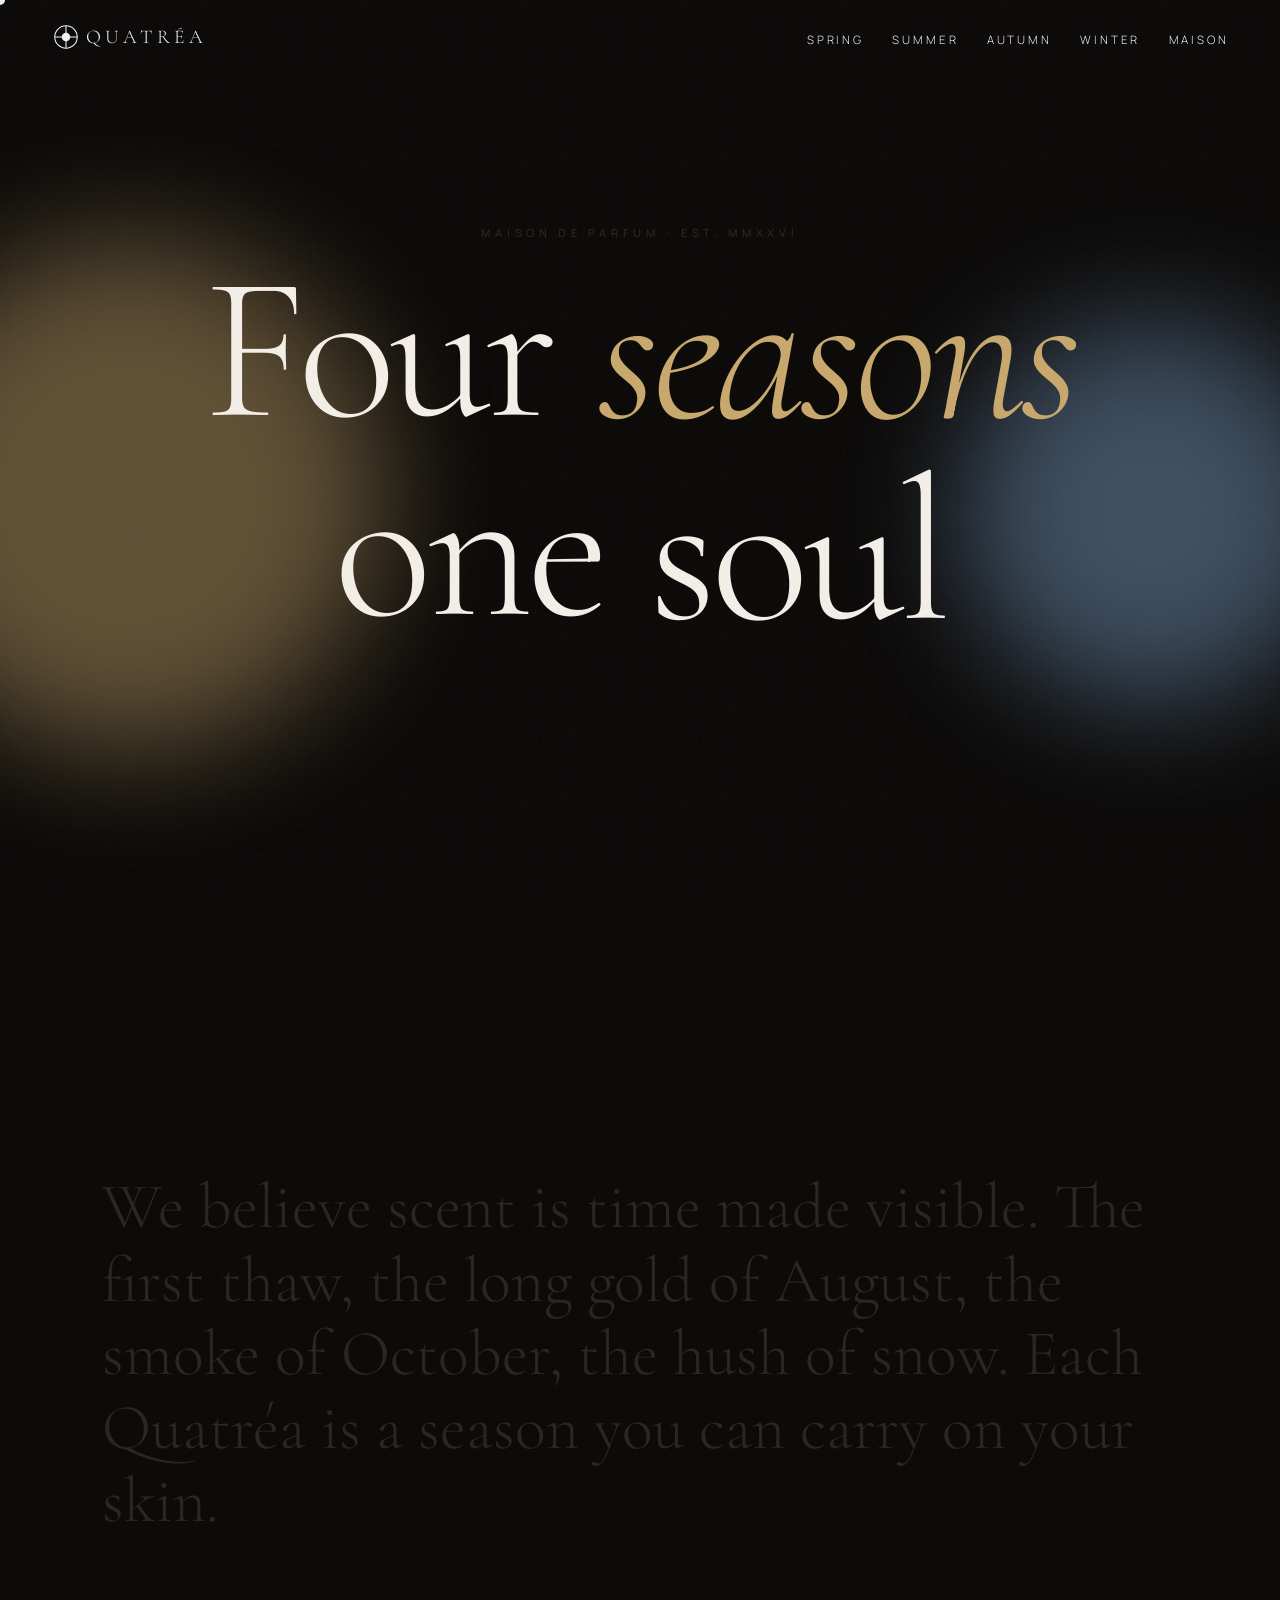
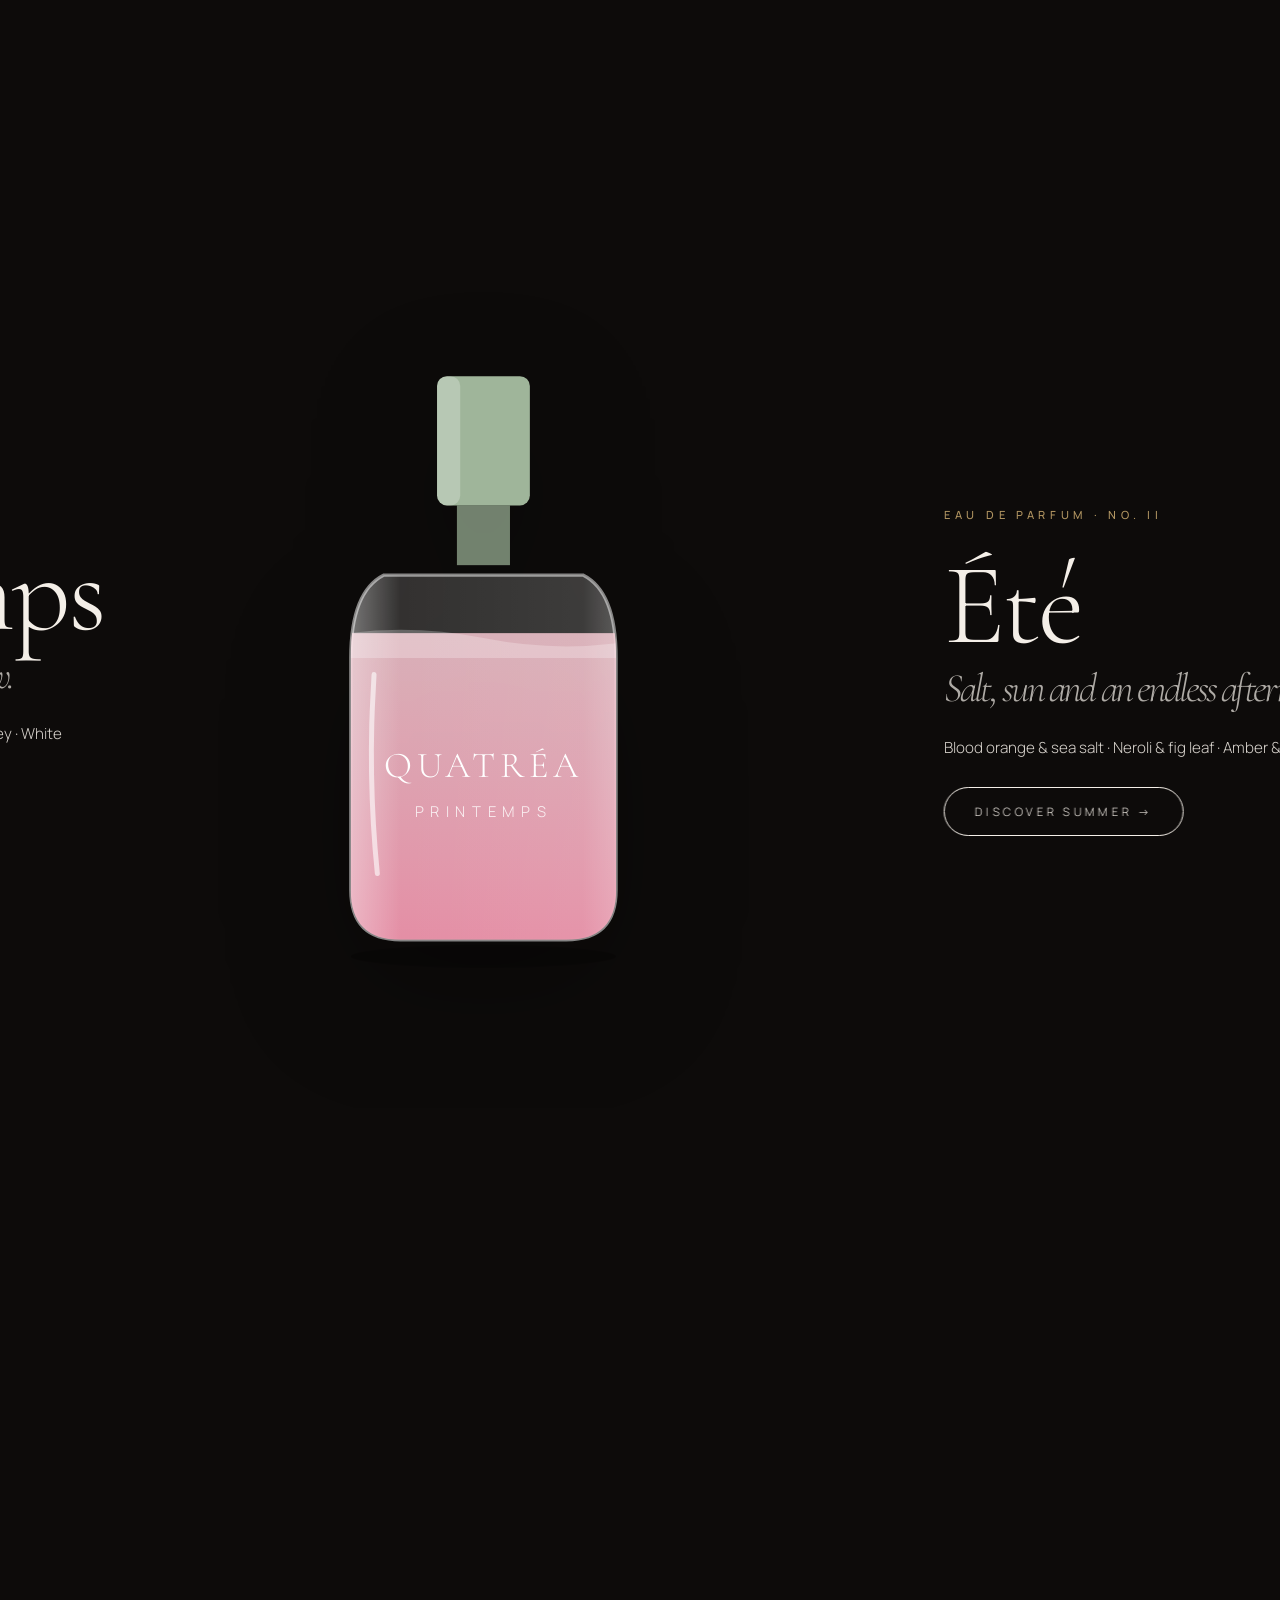
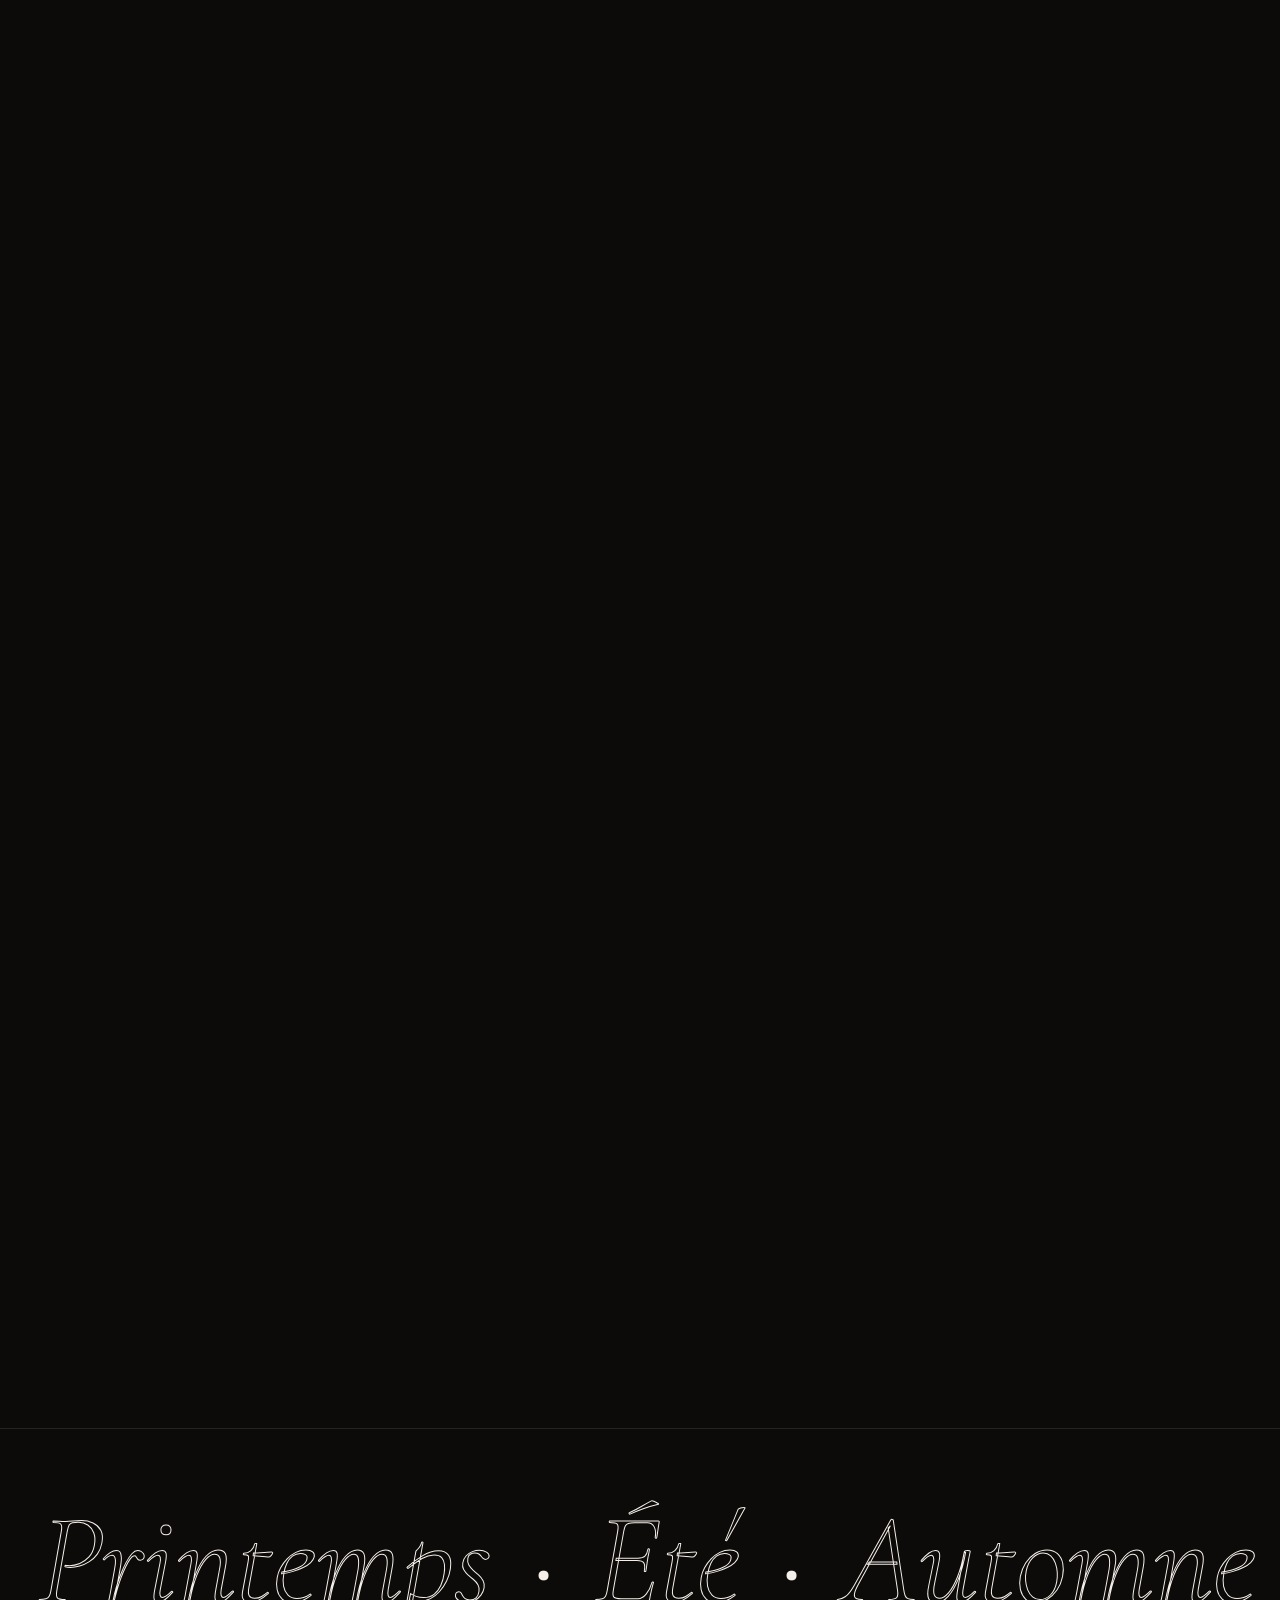
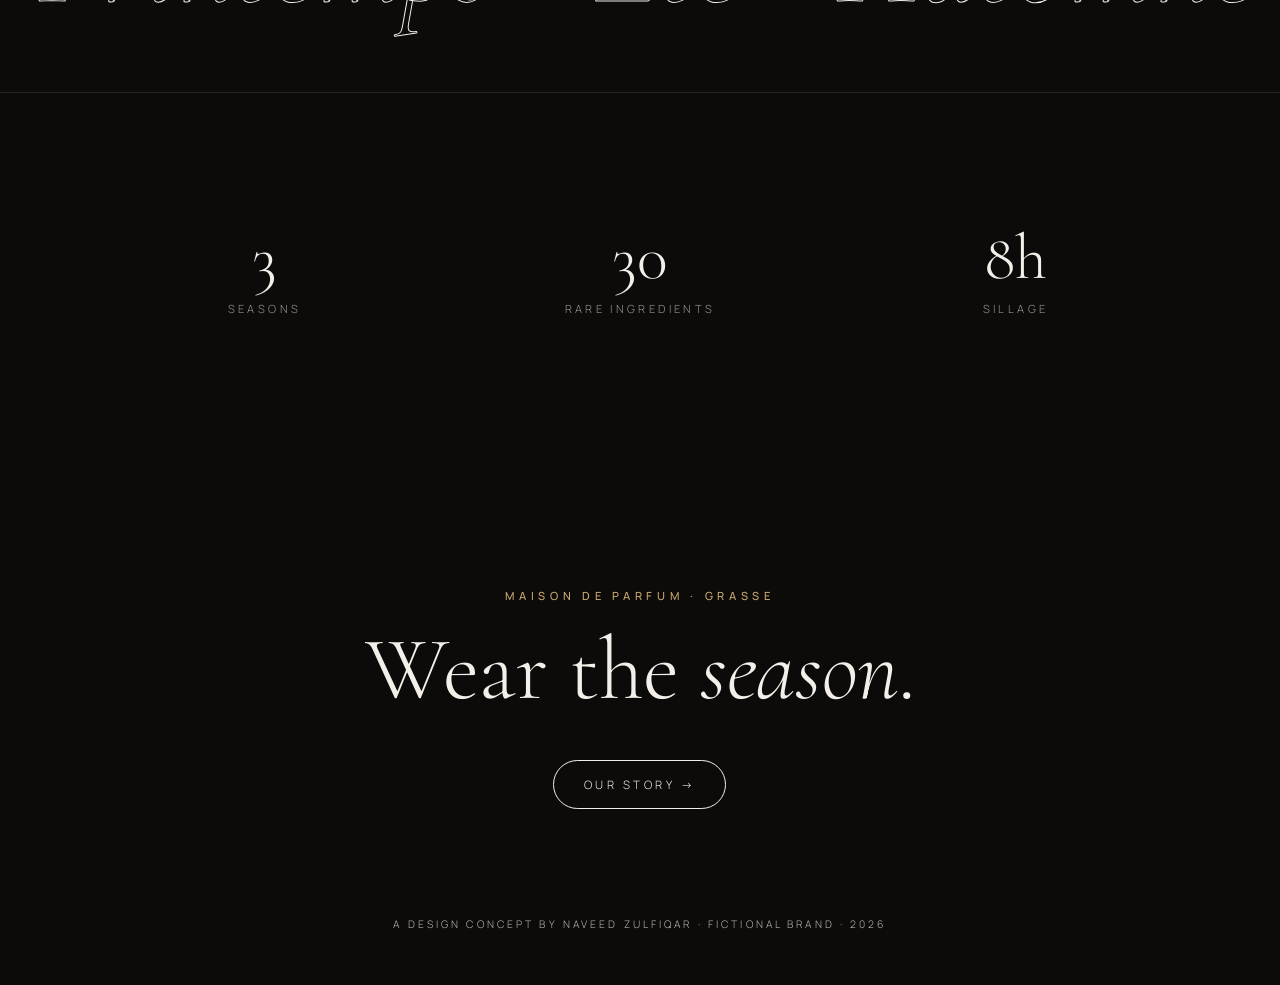
<file: index.html>
<!doctype html><html lang="en"><head><meta charset="utf-8"><meta name="viewport" content="width=device-width,initial-scale=1">
<title>Quatréa — Four Seasons of Fragrance</title><meta name="description" content="Quatréa — Maison de Parfum, Grasse. Four seasons, four Eaux de Parfum: Printemps, Été, Automne, Hiver."><meta name="theme-color" content="#0d0b0a">
<meta property="og:type" content="website"><meta property="og:site_name" content="Quatréa"><meta property="og:title" content="Quatréa — Four Seasons of Fragrance"><meta property="og:description" content="Quatréa — Maison de Parfum, Grasse. Four seasons, four Eaux de Parfum: Printemps, Été, Automne, Hiver."><meta property="og:image" content="assets/og.jpg"><meta name="twitter:card" content="summary_large_image">
<link rel="icon" type="image/svg+xml" href="assets/favicon.svg">
<link rel="preconnect" href="https://fonts.googleapis.com"><link rel="preconnect" href="https://fonts.gstatic.com" crossorigin>
<link href="https://fonts.googleapis.com/css2?family=Cormorant+Garamond:ital,wght@0,300;0,400;1,300;1,400&family=Manrope:wght@300;400;500&display=swap" rel="stylesheet">
<link rel="stylesheet" href="assets/style.css"><script src="assets/vendor/gsap.min.js" defer></script><script src="assets/vendor/ScrollTrigger.min.js" defer></script><script src="assets/vendor/lenis.min.js" defer></script><script src="assets/main.js" defer></script></head><body style="" data-season=""><a class="skip" href="#main">Skip to content</a><div class="cursor" aria-hidden="true"></div><div class="curtain" aria-hidden="true"><svg class="loader" viewBox="0 0 40 40"><circle cx="20" cy="20" r="15" pathLength="1"/><path d="M20 5v30M5 20h30" pathLength="1"/></svg><span>Quatréa</span></div><div class="grain"></div><div class="progress"></div>
<header><nav class="nav" aria-label="Main"><a class="logo" href="index.html" aria-label="Quatréa home"><svg viewBox="0 0 220 40" aria-label="Quatréa"><g fill="none" stroke="currentColor" stroke-width="1.4"><circle cx="20" cy="20" r="15"/><path d="M20 5v30M5 20h30"/><circle cx="20" cy="20" r="5" fill="currentColor"/></g><text x="46" y="28" font-family="Cormorant Garamond,serif" font-size="26" letter-spacing="6" fill="currentColor">QUATRÉA</text></svg></a><ul><li><a href="spring.html">Spring</a></li><li><a href="summer.html">Summer</a></li><li><a href="autumn.html">Autumn</a></li><li><a href="winter.html">Winter</a></li><li class="hm"><a href="about.html">Maison</a></li></ul></nav></header><main id="main">
<section class="hero"><div class="orb" style="width:40vw;height:40vw;background:#c9a96e;left:-10vw;top:10vh"></div><div class="orb" style="width:30vw;height:30vw;background:#7ea6cf;right:-5vw;bottom:5vh"></div>
<p class="eyebrow">Maison de Parfum · Est. MMXXVI</p><h1 class="split">Four <em>seasons</em><br>one soul</h1><p>Quatréa bottles the turning of the year — four fragrances, each composed for the light, air and memory of a single season.</p><div class="scrollcue">Scroll</div></section>
<p class="manifesto">We believe scent is time made visible. The first thaw, the long gold of August, the smoke of October, the hush of snow. Each Quatréa is a season you can carry on your skin.</p>
<section class="hwrap"><div class="htrack"><div class="panel" data-bg="#f3ece4" data-ink="#2d3a2e" data-accent="#d98ca0"><div><p class="eyebrow">Eau de Parfum · No. I</p><h2>Printemps<em>Dew on the first open window.</em></h2><p>Pear blossom & bergamot · Peony & lily of the valley · White musk & cedar moss</p><a class="btn magnetic" href="spring.html">Discover Spring →</a></div><svg class="bottle" viewBox="0 0 200 380" role="img" aria-label="Quatréa Printemps bottle"><defs>
<linearGradient id="lspring0" x1="0" y1="0" x2="0" y2="1"><stop offset="0" stop-color="#f6c6d0" stop-opacity=".85"/><stop offset="1" stop-color="#e58ba3"/></linearGradient>
<linearGradient id="gspring0" x1="0" x2="1"><stop offset="0" stop-color="#fff" stop-opacity=".55"/><stop offset=".25" stop-color="#fff" stop-opacity="0"/><stop offset=".8" stop-color="#fff" stop-opacity=".05"/><stop offset="1" stop-color="#fff" stop-opacity=".35"/></linearGradient>
<clipPath id="cspring0"><path d="M40 140 Q20 150 20 190 L20 330 Q20 360 50 360 L150 360 Q180 360 180 330 L180 190 Q180 150 160 140 Z"/></clipPath></defs>
<ellipse cx="100" cy="370" rx="80" ry="6" fill="#000" opacity=".09"/><rect x="72" y="20" width="56" height="78" rx="6" fill="#9fb59a"/><ellipse cx="100" cy="370" rx="80" ry="7" fill="#000" opacity=".18"/><rect x="72" y="20" width="14" height="78" rx="6" fill="#fff" opacity=".25"/>
<rect x="84" y="98" width="32" height="36" fill="#9fb59a" opacity=".7"/>
<path d="M40 140 Q20 150 20 190 L20 330 Q20 360 50 360 L150 360 Q180 360 180 330 L180 190 Q180 150 160 140 Z" fill="#fff" fill-opacity=".16" stroke="#fff" stroke-opacity=".5" stroke-width="2"/>
<g clip-path="url(#cspring0)"><rect x="0" y="175" width="200" height="200" fill="url(#lspring0)"/><path d="M0 178 Q50 168 100 178 T200 178 V190 H0Z" fill="#fff" opacity=".25"/><rect width="200" height="380" fill="url(#gspring0)"/><rect class="shine" x="-60" y="0" width="30" height="380" fill="#fff" opacity=".35" transform="skewX(-20)"/></g><path d="M34 200 Q30 260 36 320" stroke="#fff" stroke-opacity=".6" stroke-width="3" fill="none" stroke-linecap="round"/>
<text x="100" y="262" text-anchor="middle" font-family="Cormorant Garamond,serif" font-size="22" letter-spacing="3" fill="#fff">QUATRÉA</text>
<text x="100" y="286" text-anchor="middle" font-family="Manrope,sans-serif" font-size="9" letter-spacing="4" fill="#fff" opacity=".85">PRINTEMPS</text></svg></div><div class="panel" data-bg="#f2d6a2" data-ink="#3b1f0e" data-accent="#e0662f"><div><p class="eyebrow">Eau de Parfum · No. II</p><h2>Été<em>Salt, sun and an endless afternoon.</em></h2><p>Blood orange & sea salt · Neroli & fig leaf · Amber & driftwood</p><a class="btn magnetic" href="summer.html">Discover Summer →</a></div><svg class="bottle" viewBox="0 0 200 380" role="img" aria-label="Quatréa Été bottle"><defs>
<linearGradient id="lsummer0" x1="0" y1="0" x2="0" y2="1"><stop offset="0" stop-color="#ffd27a" stop-opacity=".85"/><stop offset="1" stop-color="#f08a3c"/></linearGradient>
<linearGradient id="gsummer0" x1="0" x2="1"><stop offset="0" stop-color="#fff" stop-opacity=".55"/><stop offset=".25" stop-color="#fff" stop-opacity="0"/><stop offset=".8" stop-color="#fff" stop-opacity=".05"/><stop offset="1" stop-color="#fff" stop-opacity=".35"/></linearGradient>
<clipPath id="csummer0"><path d="M100 130 C30 130 15 210 15 260 C15 330 55 362 100 362 C145 362 185 330 185 260 C185 210 170 130 100 130 Z"/></clipPath></defs>
<ellipse cx="100" cy="370" rx="80" ry="6" fill="#000" opacity=".09"/><rect x="72" y="20" width="56" height="78" rx="6" fill="#c4572a"/><ellipse cx="100" cy="370" rx="80" ry="7" fill="#000" opacity=".18"/><rect x="72" y="20" width="14" height="78" rx="6" fill="#fff" opacity=".25"/>
<rect x="84" y="98" width="32" height="36" fill="#c4572a" opacity=".7"/>
<path d="M100 130 C30 130 15 210 15 260 C15 330 55 362 100 362 C145 362 185 330 185 260 C185 210 170 130 100 130 Z" fill="#fff" fill-opacity=".16" stroke="#fff" stroke-opacity=".5" stroke-width="2"/>
<g clip-path="url(#csummer0)"><rect x="0" y="175" width="200" height="200" fill="url(#lsummer0)"/><path d="M0 178 Q50 168 100 178 T200 178 V190 H0Z" fill="#fff" opacity=".25"/><rect width="200" height="380" fill="url(#gsummer0)"/><rect class="shine" x="-60" y="0" width="30" height="380" fill="#fff" opacity=".35" transform="skewX(-20)"/></g><path d="M34 200 Q30 260 36 320" stroke="#fff" stroke-opacity=".6" stroke-width="3" fill="none" stroke-linecap="round"/>
<text x="100" y="262" text-anchor="middle" font-family="Cormorant Garamond,serif" font-size="22" letter-spacing="3" fill="#fff">QUATRÉA</text>
<text x="100" y="286" text-anchor="middle" font-family="Manrope,sans-serif" font-size="9" letter-spacing="4" fill="#fff" opacity=".85">ÉTÉ</text></svg></div><div class="panel" data-bg="#3a1d14" data-ink="#f1dcc4" data-accent="#d0893f"><div><p class="eyebrow">Eau de Parfum · No. III</p><h2>Automne<em>Leaves turning, candles lit.</em></h2><p>Saffron & pink pepper · Plum & smoked rose · Oud, leather & tonka</p><a class="btn magnetic" href="autumn.html">Discover Autumn →</a></div><svg class="bottle" viewBox="0 0 200 380" role="img" aria-label="Quatréa Automne bottle"><defs>
<linearGradient id="lautumn0" x1="0" y1="0" x2="0" y2="1"><stop offset="0" stop-color="#b5542a" stop-opacity=".85"/><stop offset="1" stop-color="#6e2312"/></linearGradient>
<linearGradient id="gautumn0" x1="0" x2="1"><stop offset="0" stop-color="#fff" stop-opacity=".55"/><stop offset=".25" stop-color="#fff" stop-opacity="0"/><stop offset=".8" stop-color="#fff" stop-opacity=".05"/><stop offset="1" stop-color="#fff" stop-opacity=".35"/></linearGradient>
<clipPath id="cautumn0"><path d="M30 140 L170 140 L185 360 L15 360 Z"/></clipPath></defs>
<ellipse cx="100" cy="370" rx="80" ry="6" fill="#000" opacity=".09"/><rect x="72" y="20" width="56" height="78" rx="6" fill="#d0893f"/><ellipse cx="100" cy="370" rx="80" ry="7" fill="#000" opacity=".18"/><rect x="72" y="20" width="14" height="78" rx="6" fill="#fff" opacity=".25"/>
<rect x="84" y="98" width="32" height="36" fill="#d0893f" opacity=".7"/>
<path d="M30 140 L170 140 L185 360 L15 360 Z" fill="#fff" fill-opacity=".16" stroke="#fff" stroke-opacity=".5" stroke-width="2"/>
<g clip-path="url(#cautumn0)"><rect x="0" y="175" width="200" height="200" fill="url(#lautumn0)"/><path d="M0 178 Q50 168 100 178 T200 178 V190 H0Z" fill="#fff" opacity=".25"/><rect width="200" height="380" fill="url(#gautumn0)"/><rect class="shine" x="-60" y="0" width="30" height="380" fill="#fff" opacity=".35" transform="skewX(-20)"/></g><path d="M34 200 Q30 260 36 320" stroke="#fff" stroke-opacity=".6" stroke-width="3" fill="none" stroke-linecap="round"/>
<text x="100" y="262" text-anchor="middle" font-family="Cormorant Garamond,serif" font-size="22" letter-spacing="3" fill="#fff">QUATRÉA</text>
<text x="100" y="286" text-anchor="middle" font-family="Manrope,sans-serif" font-size="9" letter-spacing="4" fill="#fff" opacity=".85">AUTOMNE</text></svg></div><div class="panel" data-bg="#0e1726" data-ink="#e6edf5" data-accent="#9fc3e6"><div><p class="eyebrow">Eau de Parfum · No. IV</p><h2>Hiver<em>Silence after snowfall.</em></h2><p>Frosted mint & juniper · Iris & white tea · Vanilla absolute & incense</p><a class="btn magnetic" href="winter.html">Discover Winter →</a></div><svg class="bottle" viewBox="0 0 200 380" role="img" aria-label="Quatréa Hiver bottle"><defs>
<linearGradient id="lwinter0" x1="0" y1="0" x2="0" y2="1"><stop offset="0" stop-color="#d9e8f5" stop-opacity=".85"/><stop offset="1" stop-color="#7ea6cf"/></linearGradient>
<linearGradient id="gwinter0" x1="0" x2="1"><stop offset="0" stop-color="#fff" stop-opacity=".55"/><stop offset=".25" stop-color="#fff" stop-opacity="0"/><stop offset=".8" stop-color="#fff" stop-opacity=".05"/><stop offset="1" stop-color="#fff" stop-opacity=".35"/></linearGradient>
<clipPath id="cwinter0"><path d="M100 120 L180 200 L180 330 L100 365 L20 330 L20 200 Z"/></clipPath></defs>
<ellipse cx="100" cy="370" rx="80" ry="6" fill="#000" opacity=".09"/><rect x="72" y="20" width="56" height="78" rx="6" fill="#c9d6e3"/><ellipse cx="100" cy="370" rx="80" ry="7" fill="#000" opacity=".18"/><rect x="72" y="20" width="14" height="78" rx="6" fill="#fff" opacity=".25"/>
<rect x="84" y="98" width="32" height="36" fill="#c9d6e3" opacity=".7"/>
<path d="M100 120 L180 200 L180 330 L100 365 L20 330 L20 200 Z" fill="#fff" fill-opacity=".42" stroke="#fff" stroke-opacity=".5" stroke-width="2"/>
<g clip-path="url(#cwinter0)"><rect x="0" y="175" width="200" height="200" fill="url(#lwinter0)"/><path d="M0 178 Q50 168 100 178 T200 178 V190 H0Z" fill="#fff" opacity=".25"/><rect width="200" height="380" fill="url(#gwinter0)"/><rect class="shine" x="-60" y="0" width="30" height="380" fill="#fff" opacity=".35" transform="skewX(-20)"/></g><path d="M34 200 Q30 260 36 320" stroke="#fff" stroke-opacity=".6" stroke-width="3" fill="none" stroke-linecap="round"/>
<text x="100" y="262" text-anchor="middle" font-family="Cormorant Garamond,serif" font-size="22" letter-spacing="3" fill="#fff">QUATRÉA</text>
<text x="100" y="286" text-anchor="middle" font-family="Manrope,sans-serif" font-size="9" letter-spacing="4" fill="#fff" opacity=".85">HIVER</text></svg></div></div></section>
<div class="marquee"><div class="mt"><span>Printemps</span>·<span>Été</span>·<span>Automne</span>·<span>Hiver</span>·<span>Printemps</span>·<span>Été</span>·<span>Automne</span>·<span>Hiver</span>·<span>Printemps</span>·<span>Été</span>·<span>Automne</span>·<span>Hiver</span>·<span>Printemps</span>·<span>Été</span>·<span>Automne</span>·<span>Hiver</span>·</div></div>
<section class="facts"><div class="reveal"><b data-count="4">4</b><span>Seasons</span></div><div class="reveal"><b data-count="48">48</b><span>Rare ingredients</span></div><div class="reveal"><b data-count="12" data-suf="h">12h</b><span>Sillage</span></div></section>
</main><footer class="reveal"><p class="eyebrow">Maison de Parfum · Grasse</p><h3 class="split">Wear the <em>season</em>.</h3><a class="btn magnetic" href="about.html">Our story →</a><small>A design concept by Naveed Zulfiqar · Fictional brand · 2026</small></footer>
<dialog class="modal" aria-labelledby="mt"><form method="dialog" class="mform"><p class="eyebrow">Limited first edition</p><h3 id="mt">Reserve</h3><p class="mprice"></p><label>Name<input name="n" required autocomplete="name"></label><label>E-mail<input name="e" type="email" required autocomplete="email"></label><div class="mact"><button class="btn" value="cancel" formnovalidate type="submit">Close</button><button class="btn solid" value="ok" type="submit">Confirm reservation</button></div></form></dialog><div class="toast" role="status" aria-live="polite"></div></body></html>
</file>
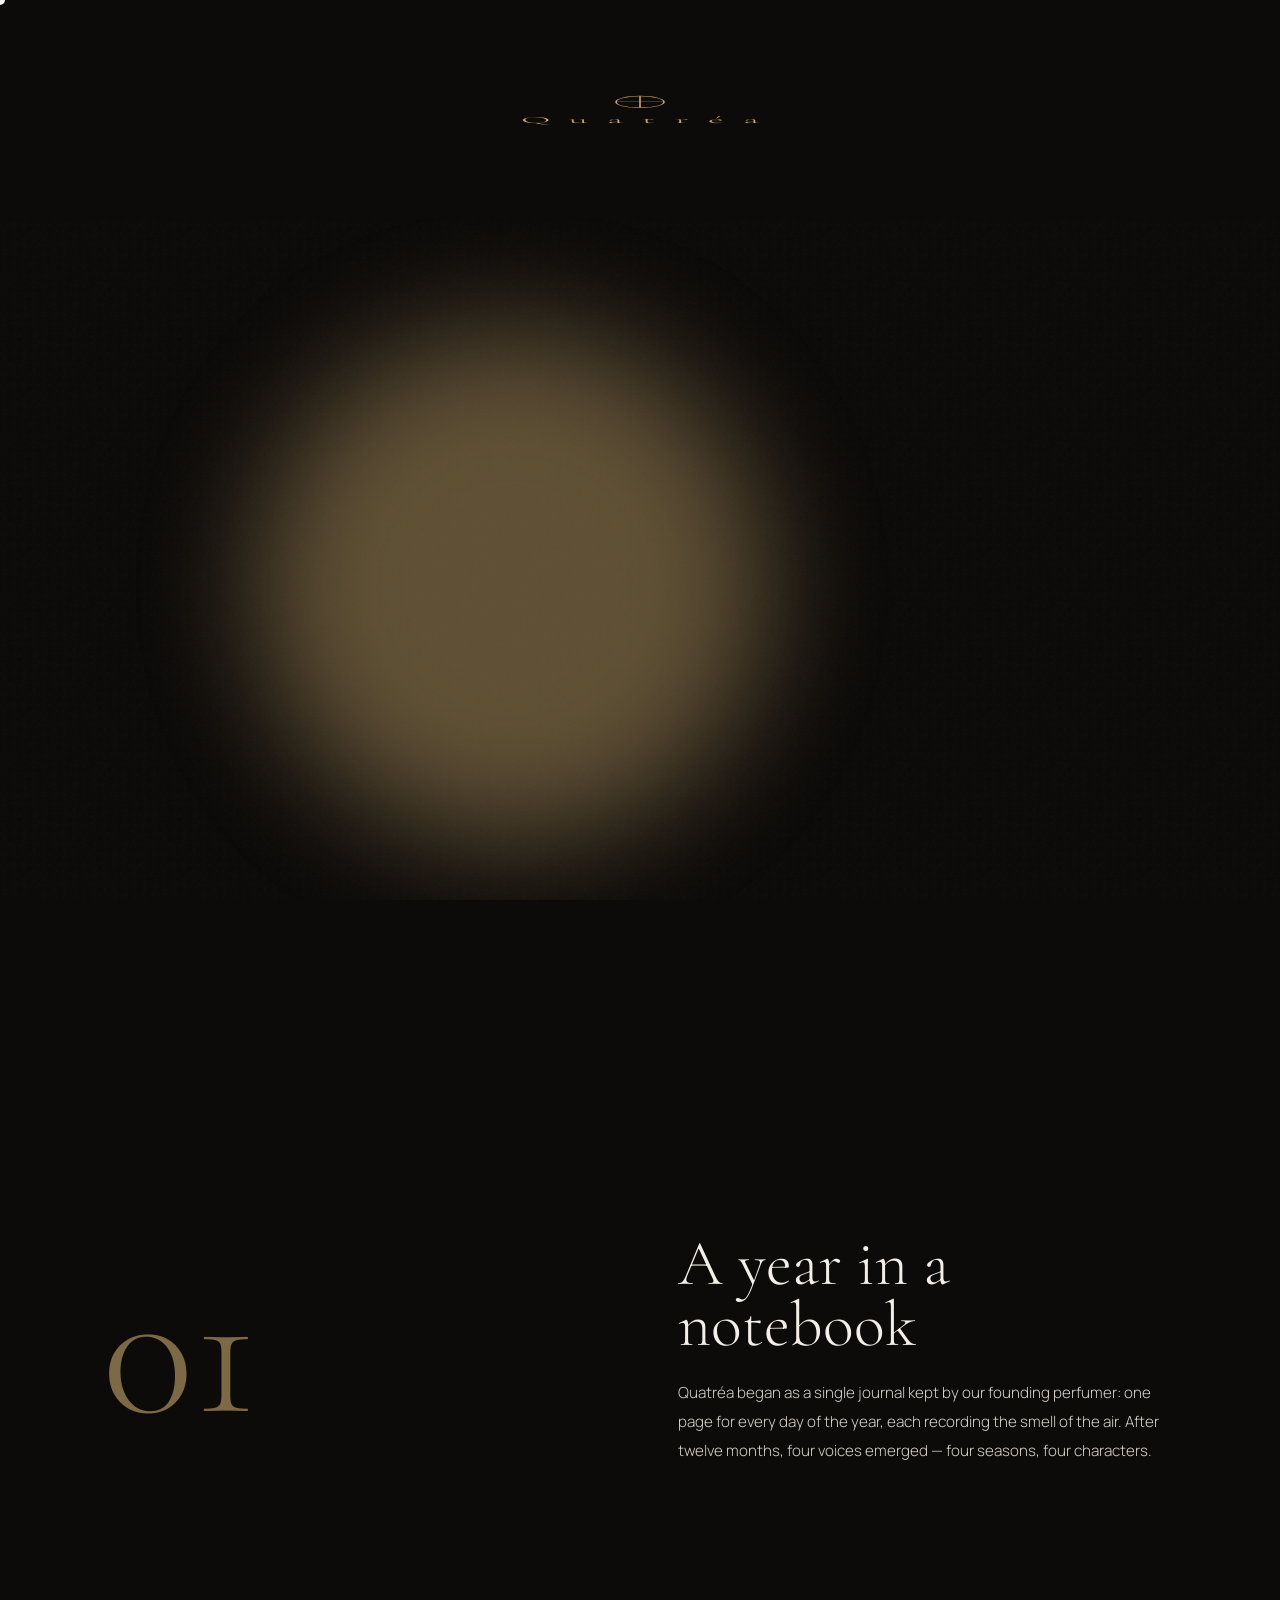
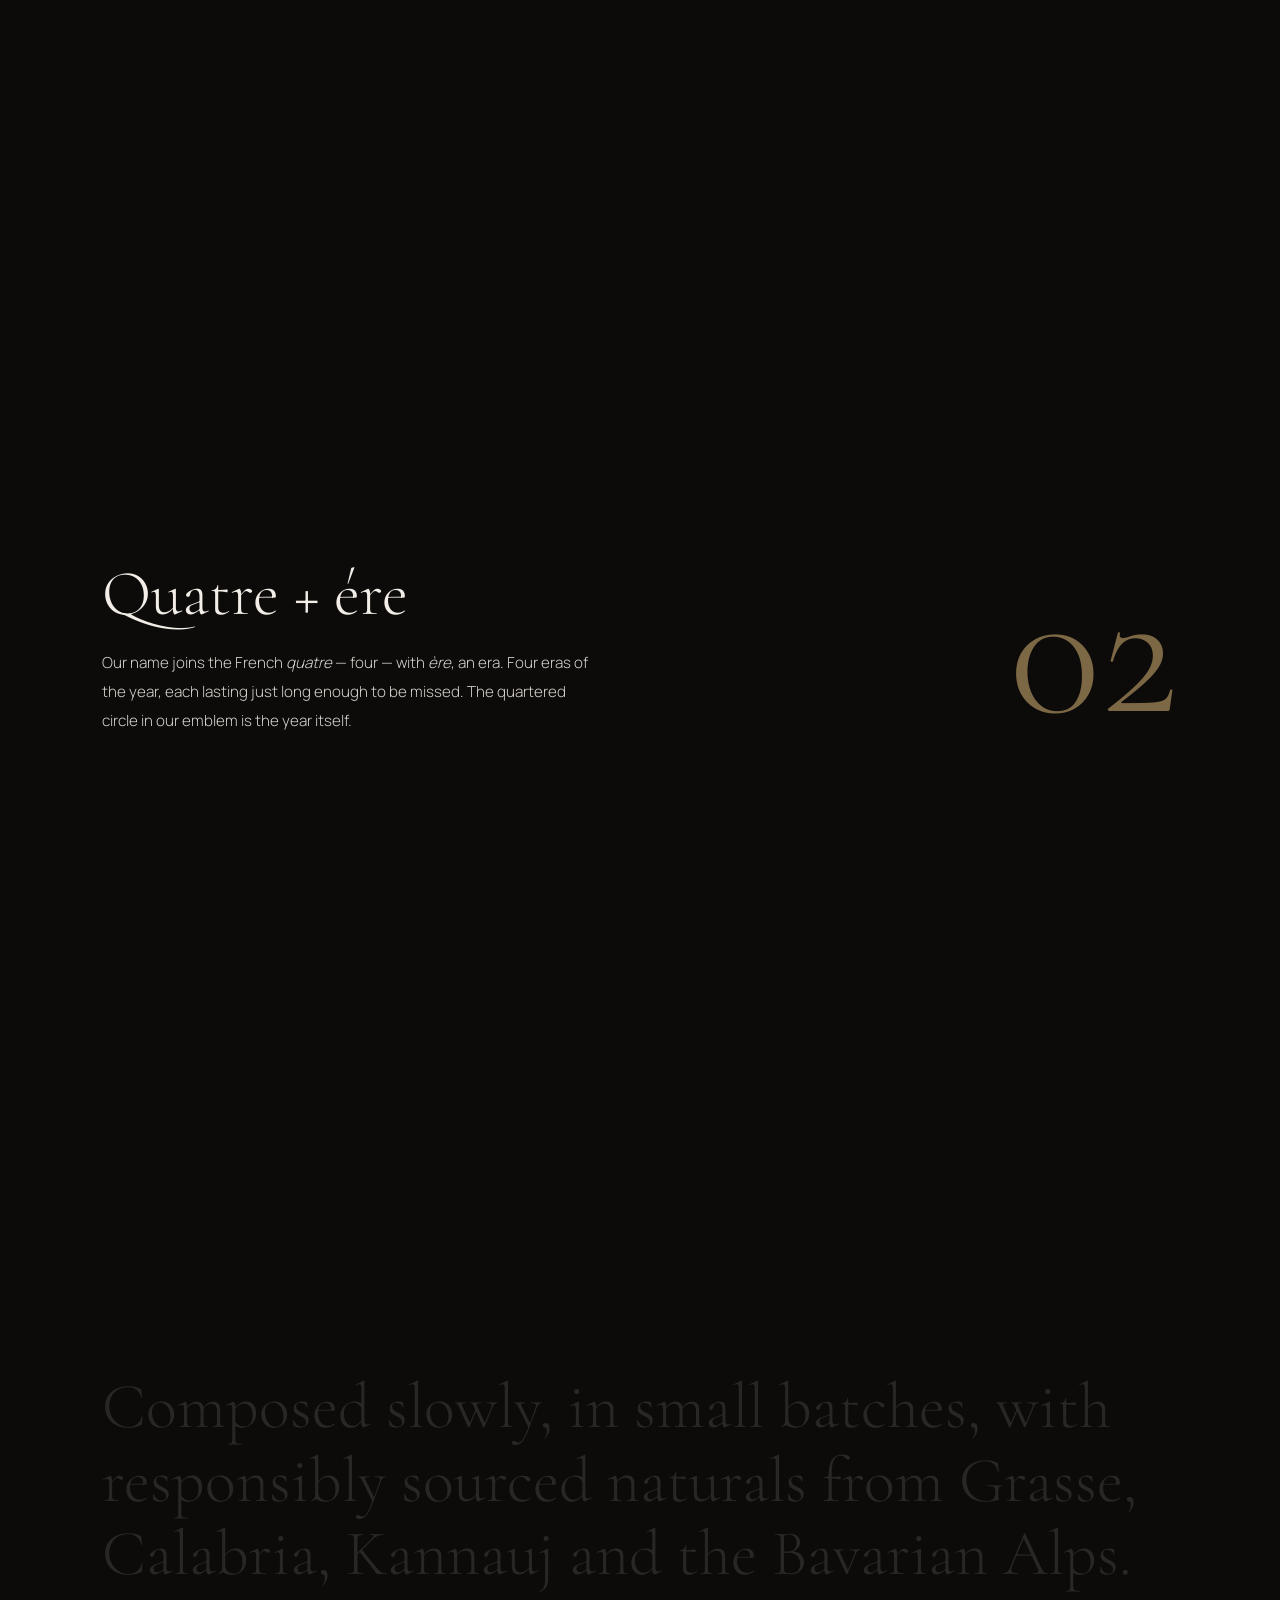
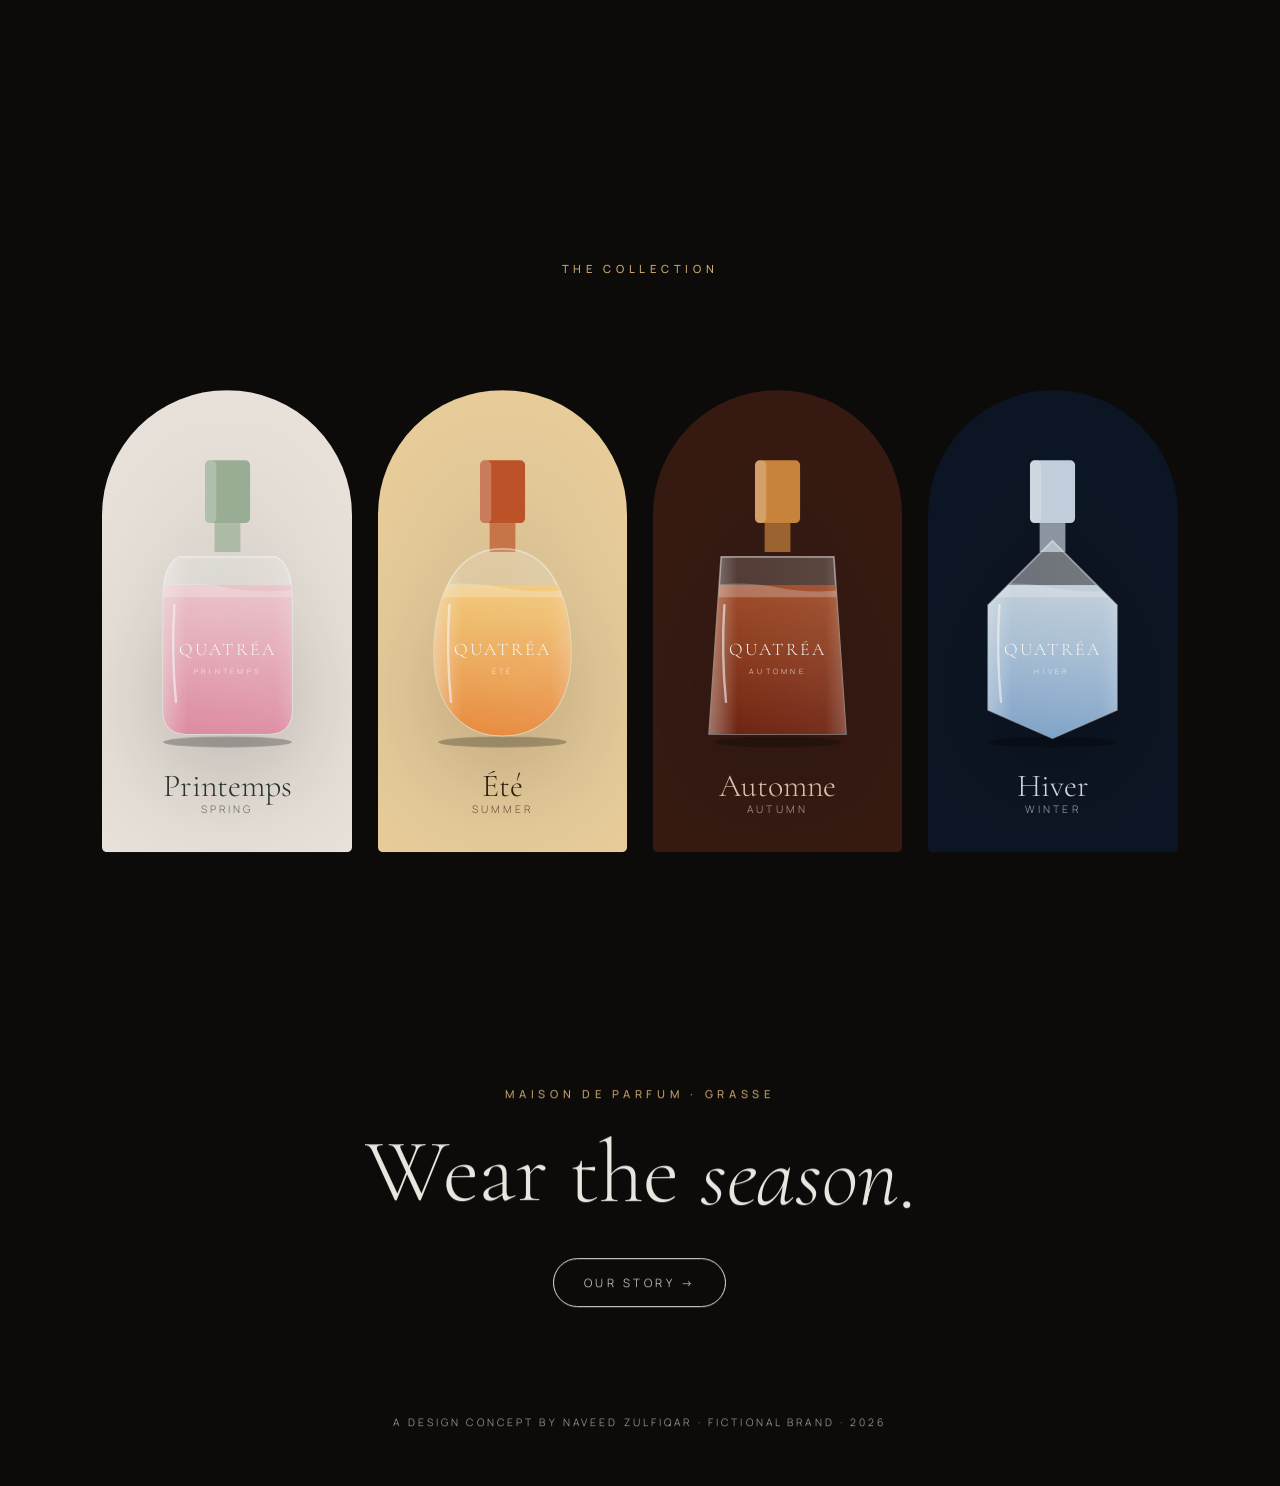
<file: about.html>
<!doctype html><html lang="en"><head><meta charset="utf-8"><meta name="viewport" content="width=device-width,initial-scale=1">
<title>La Maison — Quatréa</title><meta name="description" content="Quatréa — Maison de Parfum, Grasse. Four seasons, four Eaux de Parfum: Printemps, Été, Automne, Hiver."><meta name="theme-color" content="#0d0b0a">
<meta property="og:type" content="website"><meta property="og:site_name" content="Quatréa"><meta property="og:title" content="La Maison — Quatréa"><meta property="og:description" content="Quatréa — Maison de Parfum, Grasse. Four seasons, four Eaux de Parfum: Printemps, Été, Automne, Hiver."><meta property="og:image" content="assets/og.jpg"><meta name="twitter:card" content="summary_large_image">
<link rel="icon" type="image/svg+xml" href="assets/favicon.svg">
<link rel="preconnect" href="https://fonts.googleapis.com"><link rel="preconnect" href="https://fonts.gstatic.com" crossorigin>
<link href="https://fonts.googleapis.com/css2?family=Cormorant+Garamond:ital,wght@0,300;0,400;1,300;1,400&family=Manrope:wght@300;400;500&display=swap" rel="stylesheet">
<link rel="stylesheet" href="assets/style.css"><script src="assets/vendor/gsap.min.js" defer></script><script src="assets/vendor/ScrollTrigger.min.js" defer></script><script src="assets/vendor/lenis.min.js" defer></script><script src="assets/main.js" defer></script></head><body style="" data-season=""><a class="skip" href="#main">Skip to content</a><div class="cursor" aria-hidden="true"></div><div class="curtain" aria-hidden="true"><svg class="loader" viewBox="0 0 40 40"><circle cx="20" cy="20" r="15" pathLength="1"/><path d="M20 5v30M5 20h30" pathLength="1"/></svg><span>Quatréa</span></div><div class="grain"></div><div class="progress"></div>
<header><nav class="nav" aria-label="Main"><a class="logo" href="index.html" aria-label="Quatréa home"><svg viewBox="0 0 220 40" aria-label="Quatréa"><g fill="none" stroke="currentColor" stroke-width="1.4"><circle cx="20" cy="20" r="15"/><path d="M20 5v30M5 20h30"/><circle cx="20" cy="20" r="5" fill="currentColor"/></g><text x="46" y="28" font-family="Cormorant Garamond,serif" font-size="26" letter-spacing="6" fill="currentColor">QUATRÉA</text></svg></a><ul><li><a href="spring.html">Spring</a></li><li><a href="summer.html">Summer</a></li><li><a href="autumn.html">Autumn</a></li><li><a href="winter.html">Winter</a></li><li class="hm"><a href="about.html">Maison</a></li></ul></nav></header><main id="main">
<section class="hero"><div class="orb" style="width:40vw;height:40vw;background:#c9a96e;left:20vw;top:20vh"></div><p class="eyebrow">La Maison</p><h1 class="split">The <em>story</em></h1><p>How a perfumer's notebook of four seasons became a house.</p><div class="scrollcue">Scroll</div></section>
<section class="chapter"><div class="num reveal">01</div><div class="reveal"><h2>A year in a notebook</h2><p>Quatréa began as a single journal kept by our founding perfumer: one page for every day of the year, each recording the smell of the air. After twelve months, four voices emerged — four seasons, four characters.</p></div></section>
<section class="chapter"><div class="reveal"><h2>Quatre + ére</h2><p>Our name joins the French <em>quatre</em> — four — with <em>ère</em>, an era. Four eras of the year, each lasting just long enough to be missed. The quartered circle in our emblem is the year itself.</p></div><div class="num reveal" style="text-align:right">02</div></section>
<p class="manifesto">Composed slowly, in small batches, with responsibly sourced naturals from Grasse, Calabria, Kannauj and the Bavarian Alps.</p>
<section><p class="eyebrow" style="text-align:center">The Collection</p><div class="grid4"><a class="card reveal" href="spring.html" style="background:#f3ece4;color:#2d3a2e"><svg class="bottle" viewBox="0 0 200 380" role="img" aria-label="Quatréa Printemps bottle"><defs>
<linearGradient id="lspring2" x1="0" y1="0" x2="0" y2="1"><stop offset="0" stop-color="#f6c6d0" stop-opacity=".85"/><stop offset="1" stop-color="#e58ba3"/></linearGradient>
<linearGradient id="gspring2" x1="0" x2="1"><stop offset="0" stop-color="#fff" stop-opacity=".55"/><stop offset=".25" stop-color="#fff" stop-opacity="0"/><stop offset=".8" stop-color="#fff" stop-opacity=".05"/><stop offset="1" stop-color="#fff" stop-opacity=".35"/></linearGradient>
<clipPath id="cspring2"><path d="M40 140 Q20 150 20 190 L20 330 Q20 360 50 360 L150 360 Q180 360 180 330 L180 190 Q180 150 160 140 Z"/></clipPath></defs>
<ellipse cx="100" cy="370" rx="80" ry="6" fill="#000" opacity=".09"/><rect x="72" y="20" width="56" height="78" rx="6" fill="#9fb59a"/><ellipse cx="100" cy="370" rx="80" ry="7" fill="#000" opacity=".18"/><rect x="72" y="20" width="14" height="78" rx="6" fill="#fff" opacity=".25"/>
<rect x="84" y="98" width="32" height="36" fill="#9fb59a" opacity=".7"/>
<path d="M40 140 Q20 150 20 190 L20 330 Q20 360 50 360 L150 360 Q180 360 180 330 L180 190 Q180 150 160 140 Z" fill="#fff" fill-opacity=".16" stroke="#fff" stroke-opacity=".5" stroke-width="2"/>
<g clip-path="url(#cspring2)"><rect x="0" y="175" width="200" height="200" fill="url(#lspring2)"/><path d="M0 178 Q50 168 100 178 T200 178 V190 H0Z" fill="#fff" opacity=".25"/><rect width="200" height="380" fill="url(#gspring2)"/><rect class="shine" x="-60" y="0" width="30" height="380" fill="#fff" opacity=".35" transform="skewX(-20)"/></g><path d="M34 200 Q30 260 36 320" stroke="#fff" stroke-opacity=".6" stroke-width="3" fill="none" stroke-linecap="round"/>
<text x="100" y="262" text-anchor="middle" font-family="Cormorant Garamond,serif" font-size="22" letter-spacing="3" fill="#fff">QUATRÉA</text>
<text x="100" y="286" text-anchor="middle" font-family="Manrope,sans-serif" font-size="9" letter-spacing="4" fill="#fff" opacity=".85">PRINTEMPS</text></svg><h3>Printemps</h3><span>spring</span></a><a class="card reveal" href="summer.html" style="background:#f2d6a2;color:#3b1f0e"><svg class="bottle" viewBox="0 0 200 380" role="img" aria-label="Quatréa Été bottle"><defs>
<linearGradient id="lsummer2" x1="0" y1="0" x2="0" y2="1"><stop offset="0" stop-color="#ffd27a" stop-opacity=".85"/><stop offset="1" stop-color="#f08a3c"/></linearGradient>
<linearGradient id="gsummer2" x1="0" x2="1"><stop offset="0" stop-color="#fff" stop-opacity=".55"/><stop offset=".25" stop-color="#fff" stop-opacity="0"/><stop offset=".8" stop-color="#fff" stop-opacity=".05"/><stop offset="1" stop-color="#fff" stop-opacity=".35"/></linearGradient>
<clipPath id="csummer2"><path d="M100 130 C30 130 15 210 15 260 C15 330 55 362 100 362 C145 362 185 330 185 260 C185 210 170 130 100 130 Z"/></clipPath></defs>
<ellipse cx="100" cy="370" rx="80" ry="6" fill="#000" opacity=".09"/><rect x="72" y="20" width="56" height="78" rx="6" fill="#c4572a"/><ellipse cx="100" cy="370" rx="80" ry="7" fill="#000" opacity=".18"/><rect x="72" y="20" width="14" height="78" rx="6" fill="#fff" opacity=".25"/>
<rect x="84" y="98" width="32" height="36" fill="#c4572a" opacity=".7"/>
<path d="M100 130 C30 130 15 210 15 260 C15 330 55 362 100 362 C145 362 185 330 185 260 C185 210 170 130 100 130 Z" fill="#fff" fill-opacity=".16" stroke="#fff" stroke-opacity=".5" stroke-width="2"/>
<g clip-path="url(#csummer2)"><rect x="0" y="175" width="200" height="200" fill="url(#lsummer2)"/><path d="M0 178 Q50 168 100 178 T200 178 V190 H0Z" fill="#fff" opacity=".25"/><rect width="200" height="380" fill="url(#gsummer2)"/><rect class="shine" x="-60" y="0" width="30" height="380" fill="#fff" opacity=".35" transform="skewX(-20)"/></g><path d="M34 200 Q30 260 36 320" stroke="#fff" stroke-opacity=".6" stroke-width="3" fill="none" stroke-linecap="round"/>
<text x="100" y="262" text-anchor="middle" font-family="Cormorant Garamond,serif" font-size="22" letter-spacing="3" fill="#fff">QUATRÉA</text>
<text x="100" y="286" text-anchor="middle" font-family="Manrope,sans-serif" font-size="9" letter-spacing="4" fill="#fff" opacity=".85">ÉTÉ</text></svg><h3>Été</h3><span>summer</span></a><a class="card reveal" href="autumn.html" style="background:#3a1d14;color:#f1dcc4"><svg class="bottle" viewBox="0 0 200 380" role="img" aria-label="Quatréa Automne bottle"><defs>
<linearGradient id="lautumn2" x1="0" y1="0" x2="0" y2="1"><stop offset="0" stop-color="#b5542a" stop-opacity=".85"/><stop offset="1" stop-color="#6e2312"/></linearGradient>
<linearGradient id="gautumn2" x1="0" x2="1"><stop offset="0" stop-color="#fff" stop-opacity=".55"/><stop offset=".25" stop-color="#fff" stop-opacity="0"/><stop offset=".8" stop-color="#fff" stop-opacity=".05"/><stop offset="1" stop-color="#fff" stop-opacity=".35"/></linearGradient>
<clipPath id="cautumn2"><path d="M30 140 L170 140 L185 360 L15 360 Z"/></clipPath></defs>
<ellipse cx="100" cy="370" rx="80" ry="6" fill="#000" opacity=".09"/><rect x="72" y="20" width="56" height="78" rx="6" fill="#d0893f"/><ellipse cx="100" cy="370" rx="80" ry="7" fill="#000" opacity=".18"/><rect x="72" y="20" width="14" height="78" rx="6" fill="#fff" opacity=".25"/>
<rect x="84" y="98" width="32" height="36" fill="#d0893f" opacity=".7"/>
<path d="M30 140 L170 140 L185 360 L15 360 Z" fill="#fff" fill-opacity=".16" stroke="#fff" stroke-opacity=".5" stroke-width="2"/>
<g clip-path="url(#cautumn2)"><rect x="0" y="175" width="200" height="200" fill="url(#lautumn2)"/><path d="M0 178 Q50 168 100 178 T200 178 V190 H0Z" fill="#fff" opacity=".25"/><rect width="200" height="380" fill="url(#gautumn2)"/><rect class="shine" x="-60" y="0" width="30" height="380" fill="#fff" opacity=".35" transform="skewX(-20)"/></g><path d="M34 200 Q30 260 36 320" stroke="#fff" stroke-opacity=".6" stroke-width="3" fill="none" stroke-linecap="round"/>
<text x="100" y="262" text-anchor="middle" font-family="Cormorant Garamond,serif" font-size="22" letter-spacing="3" fill="#fff">QUATRÉA</text>
<text x="100" y="286" text-anchor="middle" font-family="Manrope,sans-serif" font-size="9" letter-spacing="4" fill="#fff" opacity=".85">AUTOMNE</text></svg><h3>Automne</h3><span>autumn</span></a><a class="card reveal" href="winter.html" style="background:#0e1726;color:#e6edf5"><svg class="bottle" viewBox="0 0 200 380" role="img" aria-label="Quatréa Hiver bottle"><defs>
<linearGradient id="lwinter2" x1="0" y1="0" x2="0" y2="1"><stop offset="0" stop-color="#d9e8f5" stop-opacity=".85"/><stop offset="1" stop-color="#7ea6cf"/></linearGradient>
<linearGradient id="gwinter2" x1="0" x2="1"><stop offset="0" stop-color="#fff" stop-opacity=".55"/><stop offset=".25" stop-color="#fff" stop-opacity="0"/><stop offset=".8" stop-color="#fff" stop-opacity=".05"/><stop offset="1" stop-color="#fff" stop-opacity=".35"/></linearGradient>
<clipPath id="cwinter2"><path d="M100 120 L180 200 L180 330 L100 365 L20 330 L20 200 Z"/></clipPath></defs>
<ellipse cx="100" cy="370" rx="80" ry="6" fill="#000" opacity=".09"/><rect x="72" y="20" width="56" height="78" rx="6" fill="#c9d6e3"/><ellipse cx="100" cy="370" rx="80" ry="7" fill="#000" opacity=".18"/><rect x="72" y="20" width="14" height="78" rx="6" fill="#fff" opacity=".25"/>
<rect x="84" y="98" width="32" height="36" fill="#c9d6e3" opacity=".7"/>
<path d="M100 120 L180 200 L180 330 L100 365 L20 330 L20 200 Z" fill="#fff" fill-opacity=".42" stroke="#fff" stroke-opacity=".5" stroke-width="2"/>
<g clip-path="url(#cwinter2)"><rect x="0" y="175" width="200" height="200" fill="url(#lwinter2)"/><path d="M0 178 Q50 168 100 178 T200 178 V190 H0Z" fill="#fff" opacity=".25"/><rect width="200" height="380" fill="url(#gwinter2)"/><rect class="shine" x="-60" y="0" width="30" height="380" fill="#fff" opacity=".35" transform="skewX(-20)"/></g><path d="M34 200 Q30 260 36 320" stroke="#fff" stroke-opacity=".6" stroke-width="3" fill="none" stroke-linecap="round"/>
<text x="100" y="262" text-anchor="middle" font-family="Cormorant Garamond,serif" font-size="22" letter-spacing="3" fill="#fff">QUATRÉA</text>
<text x="100" y="286" text-anchor="middle" font-family="Manrope,sans-serif" font-size="9" letter-spacing="4" fill="#fff" opacity=".85">HIVER</text></svg><h3>Hiver</h3><span>winter</span></a></div></section>
</main><footer class="reveal"><p class="eyebrow">Maison de Parfum · Grasse</p><h3 class="split">Wear the <em>season</em>.</h3><a class="btn magnetic" href="about.html">Our story →</a><small>A design concept by Naveed Zulfiqar · Fictional brand · 2026</small></footer>
<dialog class="modal" aria-labelledby="mt"><form method="dialog" class="mform"><p class="eyebrow">Limited first edition</p><h3 id="mt">Reserve</h3><p class="mprice"></p><label>Name<input name="n" required autocomplete="name"></label><label>E-mail<input name="e" type="email" required autocomplete="email"></label><div class="mact"><button class="btn" value="cancel" formnovalidate type="submit">Close</button><button class="btn solid" value="ok" type="submit">Confirm reservation</button></div></form></dialog><div class="toast" role="status" aria-live="polite"></div></body></html>
</file>
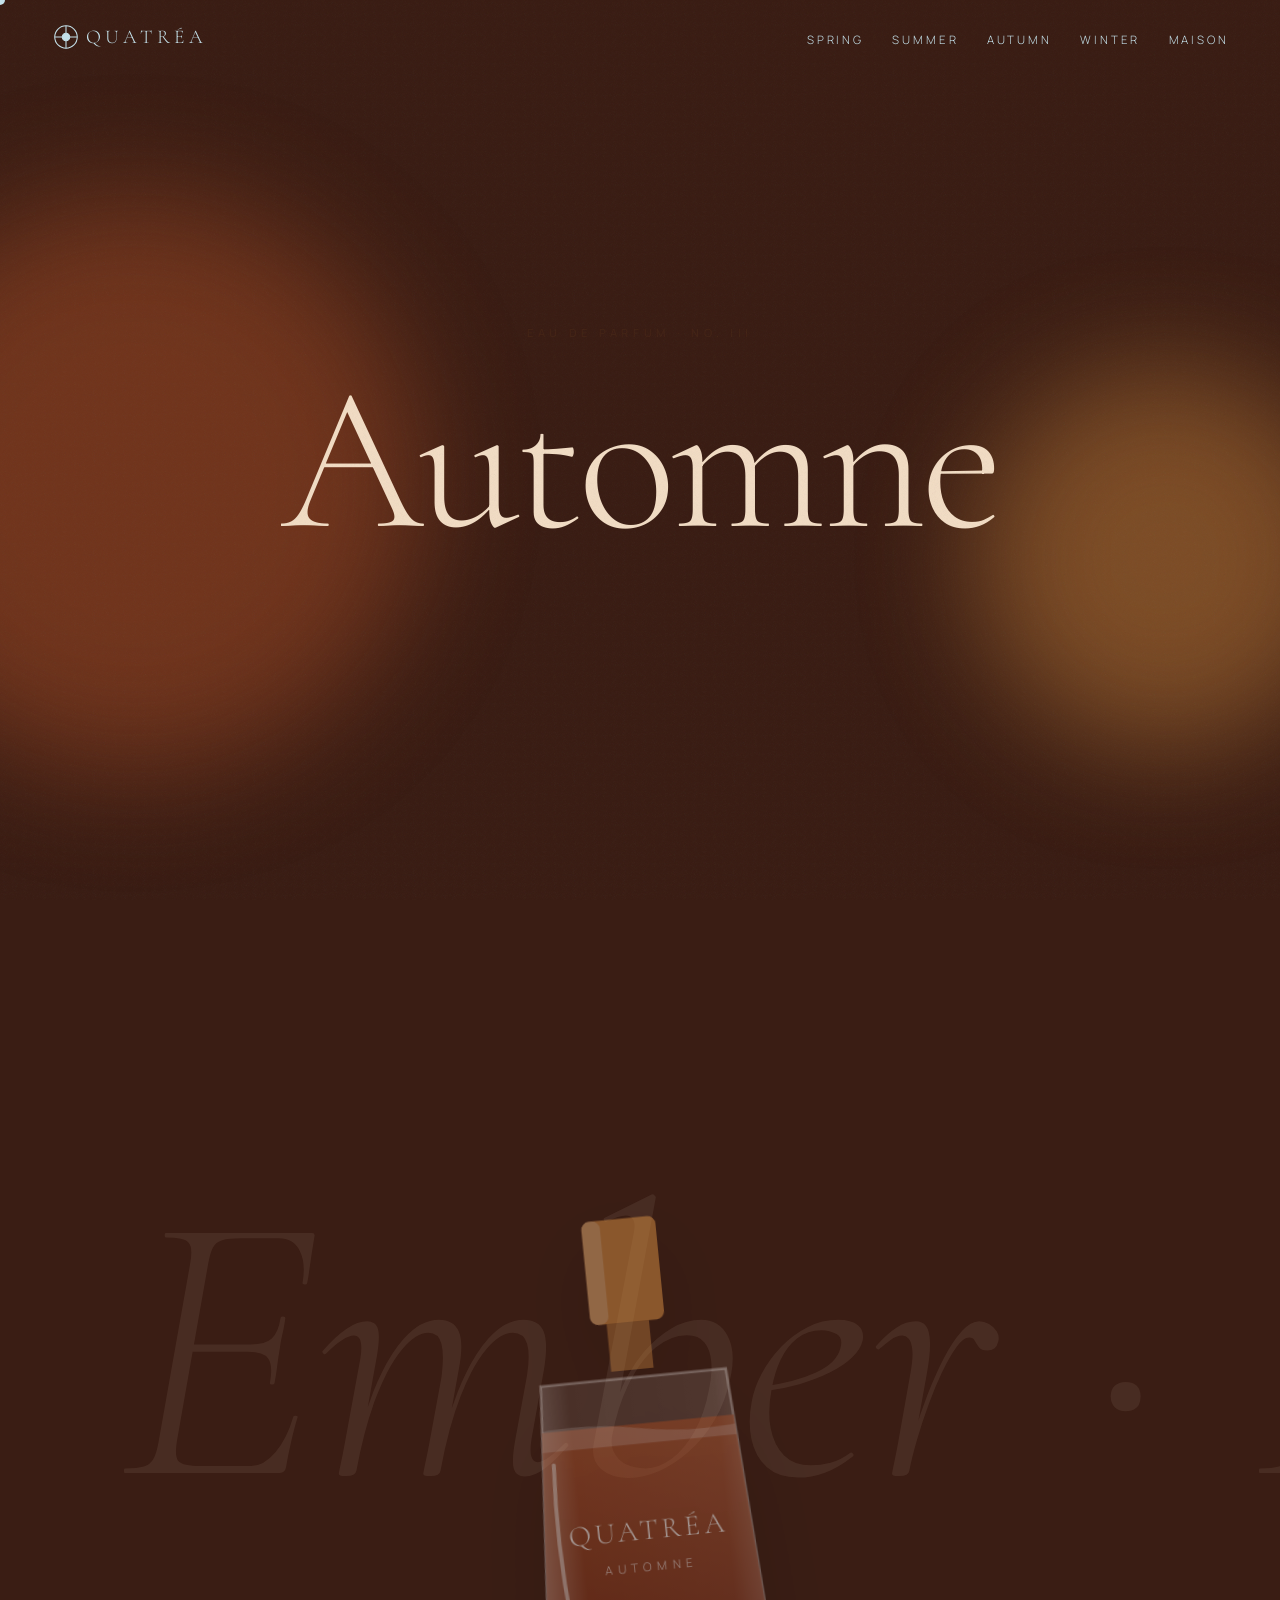
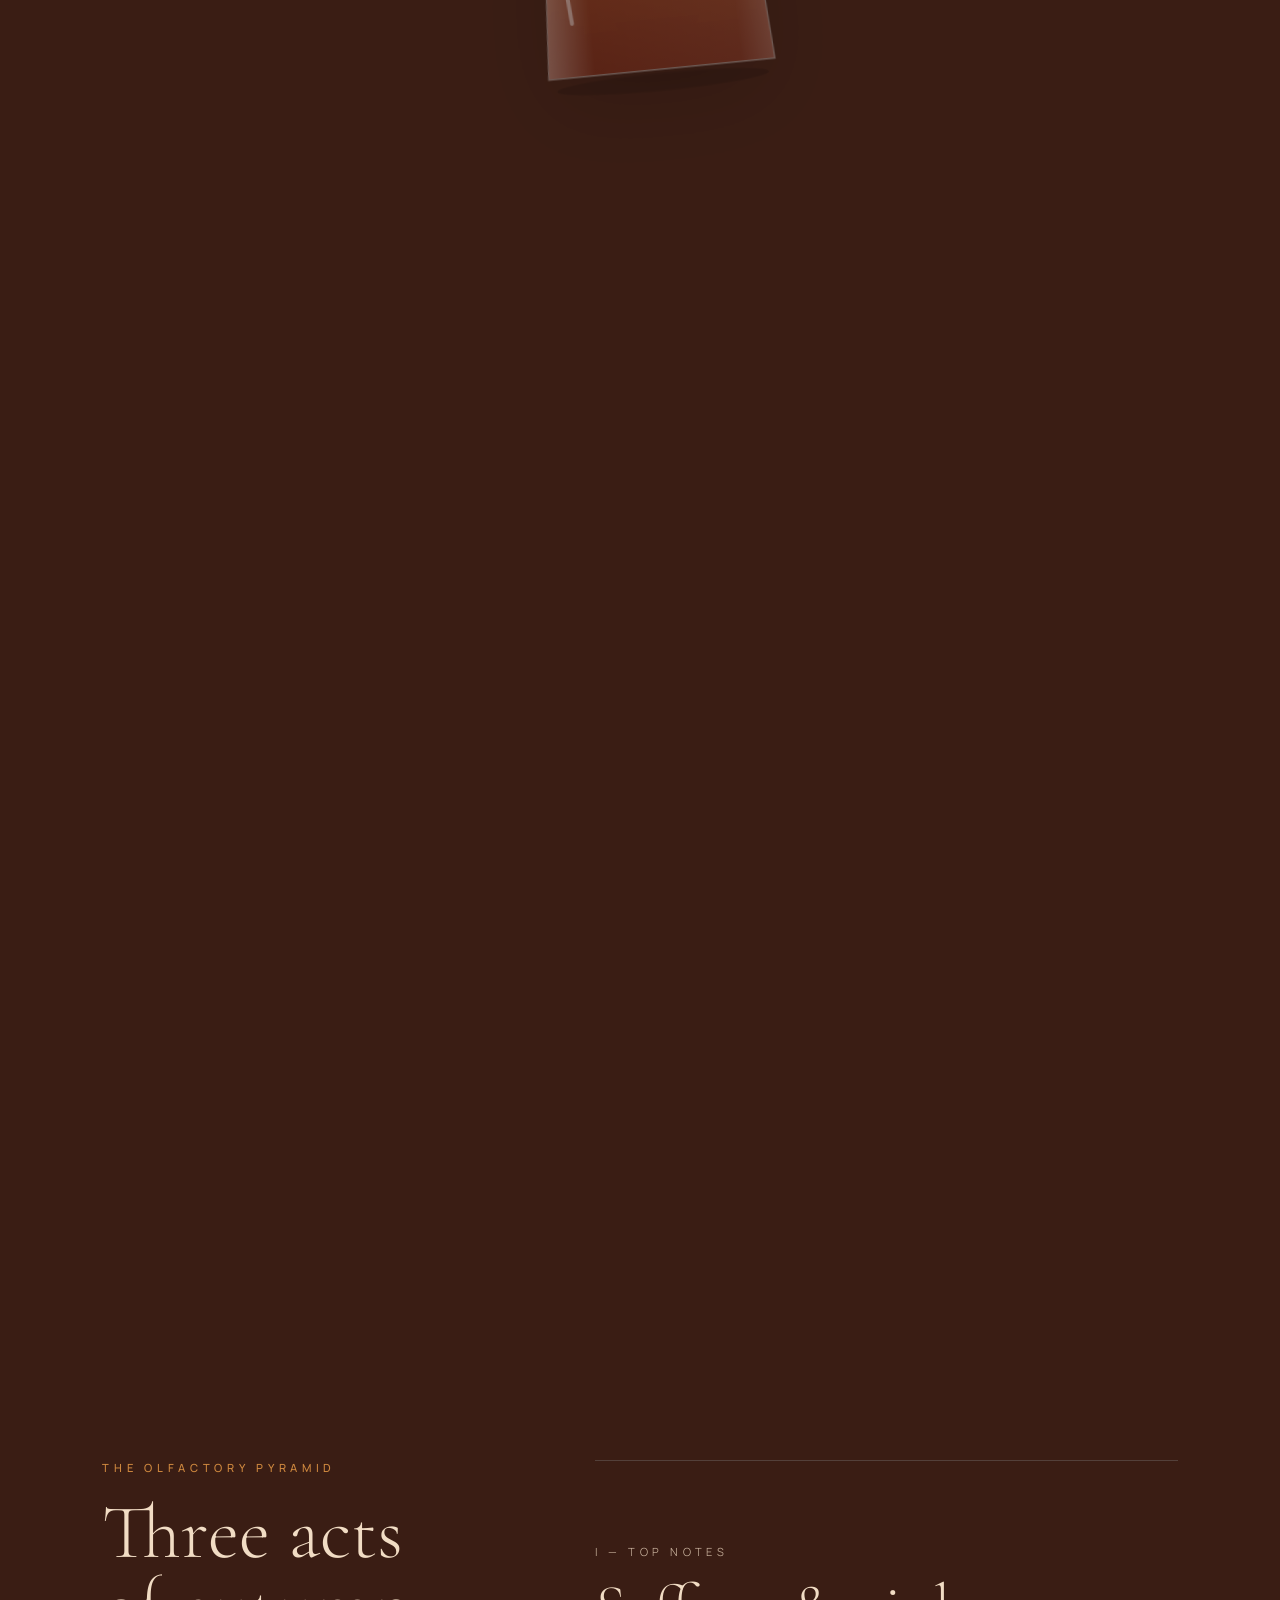
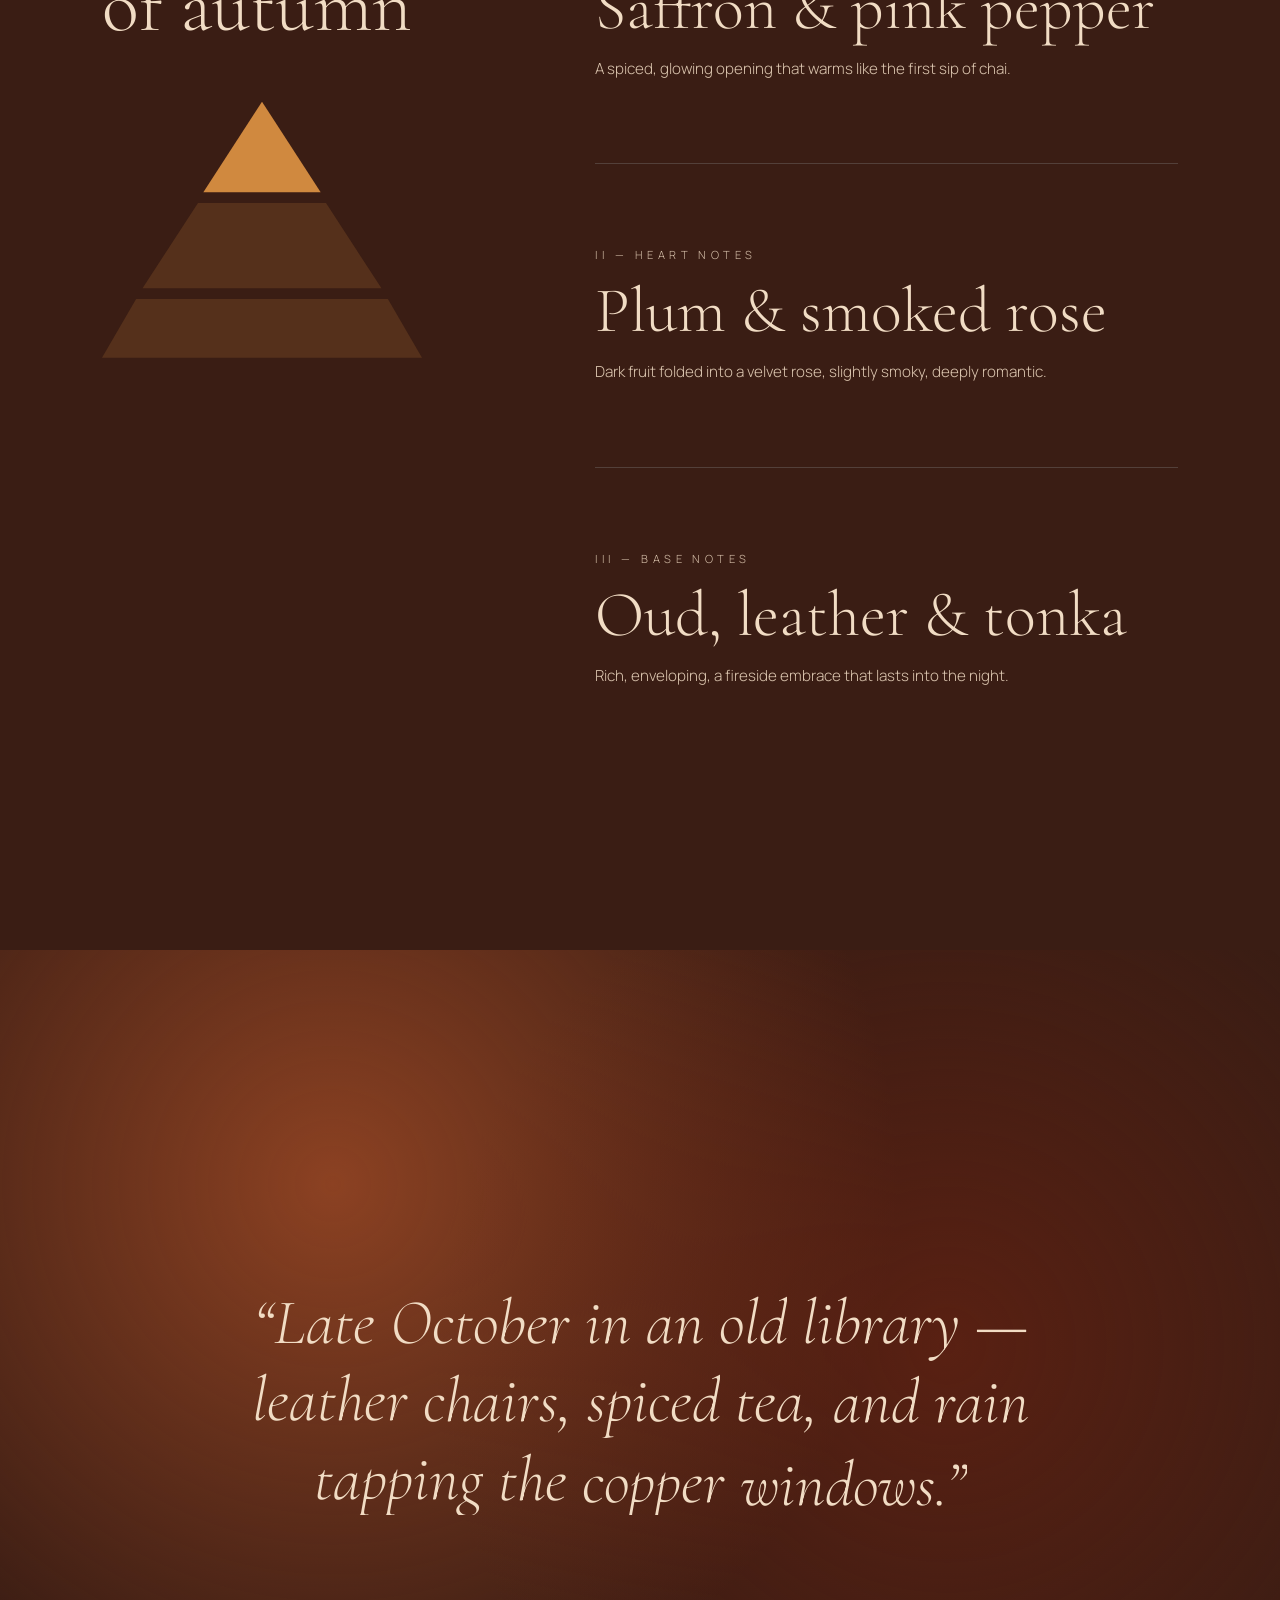
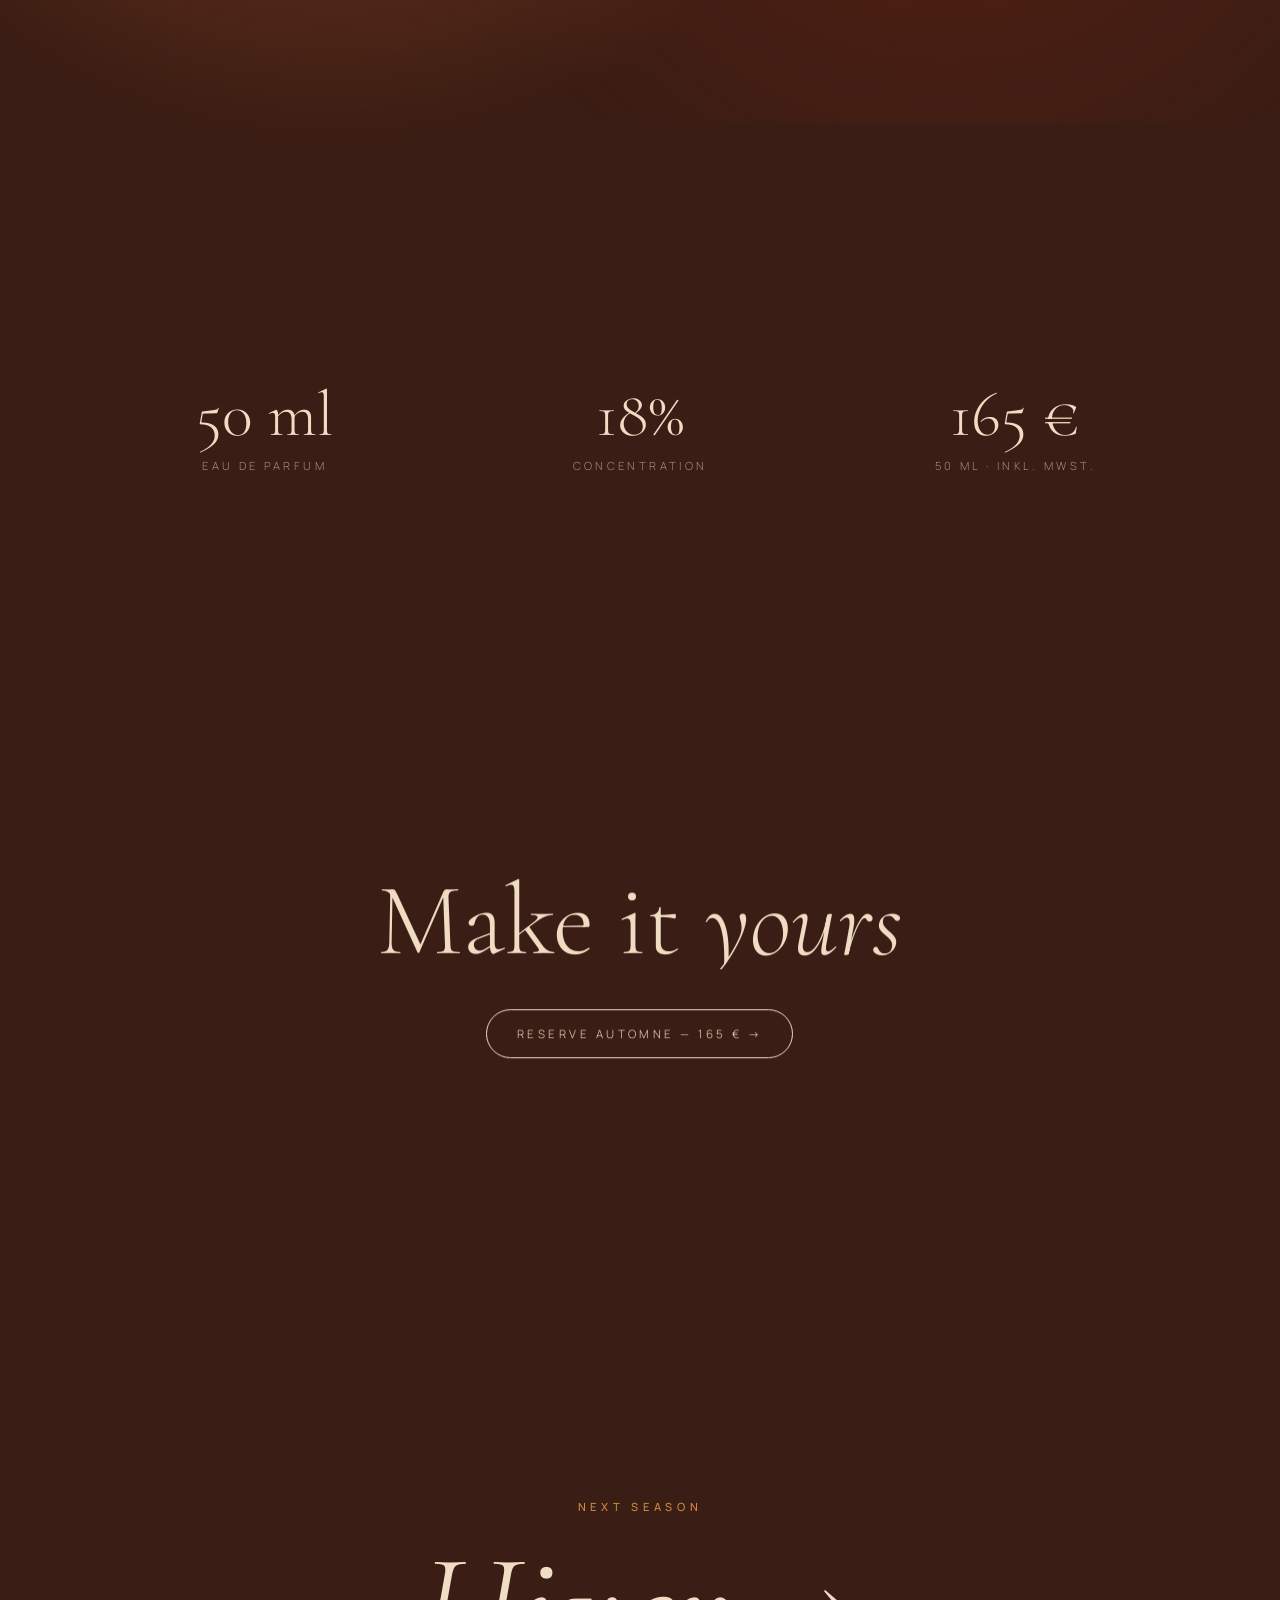
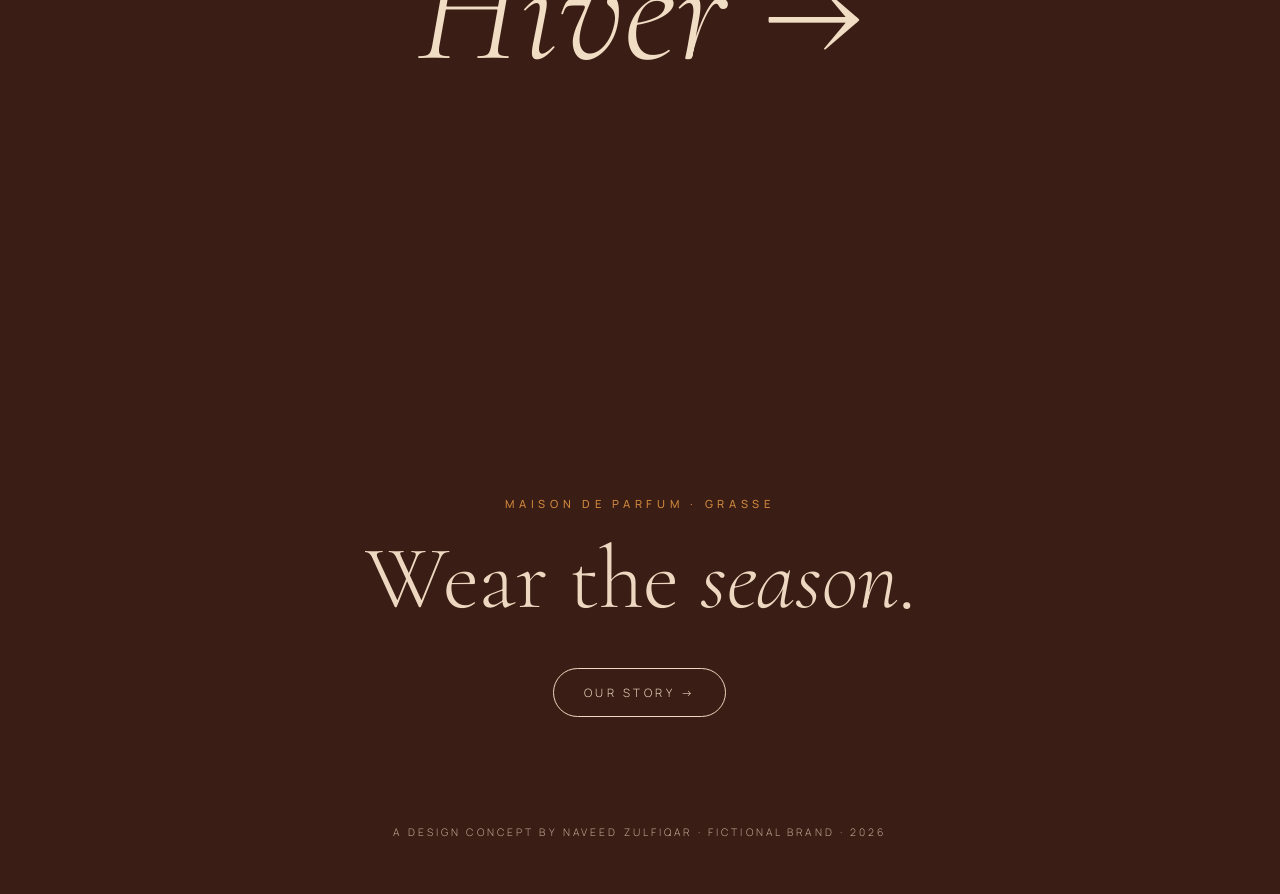
<file: autumn.html>
<!doctype html><html lang="en"><head><meta charset="utf-8"><meta name="viewport" content="width=device-width,initial-scale=1">
<title>Quatréa Automne — Quatréa</title><meta name="description" content="Quatréa Automne: Leaves turning, candles lit. Notes of saffron & pink pepper, plum & smoked rose and oud, leather & tonka."><meta name="theme-color" content="#3a1d14">
<meta property="og:type" content="website"><meta property="og:site_name" content="Quatréa"><meta property="og:title" content="Quatréa Automne — Quatréa"><meta property="og:description" content="Quatréa Automne: Leaves turning, candles lit. Notes of saffron & pink pepper, plum & smoked rose and oud, leather & tonka."><meta property="og:image" content="assets/og.jpg"><meta name="twitter:card" content="summary_large_image">
<link rel="icon" type="image/svg+xml" href="assets/favicon.svg">
<link rel="preconnect" href="https://fonts.googleapis.com"><link rel="preconnect" href="https://fonts.gstatic.com" crossorigin>
<link href="https://fonts.googleapis.com/css2?family=Cormorant+Garamond:ital,wght@0,300;0,400;1,300;1,400&family=Manrope:wght@300;400;500&display=swap" rel="stylesheet">
<link rel="stylesheet" href="assets/style.css"><script src="assets/vendor/gsap.min.js" defer></script><script src="assets/vendor/ScrollTrigger.min.js" defer></script><script src="assets/vendor/lenis.min.js" defer></script><script src="assets/main.js" defer></script></head><body style="--bg:#3a1d14;--ink:#f1dcc4;--accent:#d0893f" data-season="autumn"><a class="skip" href="#main">Skip to content</a><div class="cursor" aria-hidden="true"></div><div class="curtain" aria-hidden="true"><svg class="loader" viewBox="0 0 40 40"><circle cx="20" cy="20" r="15" pathLength="1"/><path d="M20 5v30M5 20h30" pathLength="1"/></svg><span>Quatréa</span></div><div class="grain"></div><div class="progress"></div>
<header><nav class="nav" aria-label="Main"><a class="logo" href="index.html" aria-label="Quatréa home"><svg viewBox="0 0 220 40" aria-label="Quatréa"><g fill="none" stroke="currentColor" stroke-width="1.4"><circle cx="20" cy="20" r="15"/><path d="M20 5v30M5 20h30"/><circle cx="20" cy="20" r="5" fill="currentColor"/></g><text x="46" y="28" font-family="Cormorant Garamond,serif" font-size="26" letter-spacing="6" fill="currentColor">QUATRÉA</text></svg></a><ul><li><a href="spring.html">Spring</a></li><li><a href="summer.html">Summer</a></li><li><a href="autumn.html">Autumn</a></li><li><a href="winter.html">Winter</a></li><li class="hm"><a href="about.html">Maison</a></li></ul></nav></header><main id="main">
<section class="hero"><div class="fx" aria-hidden="true"></div><div class="orb" style="width:45vw;height:45vw;background:#b5542a;left:-12vw;top:5vh"></div><div class="orb" style="width:30vw;height:30vw;background:#d0893f;right:-6vw;bottom:0"></div>
<p class="eyebrow">Eau de Parfum · No. III</p><h1 class="split">Automne</h1><p>Leaves turning, candles lit. Quatréa Automne — the scent of autumn, composed in three acts.</p><div class="scrollcue">Scroll</div></section>
<section class="bottlestage"><div class="fx" aria-hidden="true"></div><div class="bigword">Ember · Ember</div><svg class="bottle" viewBox="0 0 200 380" role="img" aria-label="Quatréa Automne bottle"><defs>
<linearGradient id="lautumn1" x1="0" y1="0" x2="0" y2="1"><stop offset="0" stop-color="#b5542a" stop-opacity=".85"/><stop offset="1" stop-color="#6e2312"/></linearGradient>
<linearGradient id="gautumn1" x1="0" x2="1"><stop offset="0" stop-color="#fff" stop-opacity=".55"/><stop offset=".25" stop-color="#fff" stop-opacity="0"/><stop offset=".8" stop-color="#fff" stop-opacity=".05"/><stop offset="1" stop-color="#fff" stop-opacity=".35"/></linearGradient>
<clipPath id="cautumn1"><path d="M30 140 L170 140 L185 360 L15 360 Z"/></clipPath></defs>
<ellipse cx="100" cy="370" rx="80" ry="6" fill="#000" opacity=".09"/><rect x="72" y="20" width="56" height="78" rx="6" fill="#d0893f"/><ellipse cx="100" cy="370" rx="80" ry="7" fill="#000" opacity=".18"/><rect x="72" y="20" width="14" height="78" rx="6" fill="#fff" opacity=".25"/>
<rect x="84" y="98" width="32" height="36" fill="#d0893f" opacity=".7"/>
<path d="M30 140 L170 140 L185 360 L15 360 Z" fill="#fff" fill-opacity=".16" stroke="#fff" stroke-opacity=".5" stroke-width="2"/>
<g clip-path="url(#cautumn1)"><rect x="0" y="175" width="200" height="200" fill="url(#lautumn1)"/><path d="M0 178 Q50 168 100 178 T200 178 V190 H0Z" fill="#fff" opacity=".25"/><rect width="200" height="380" fill="url(#gautumn1)"/><rect class="shine" x="-60" y="0" width="30" height="380" fill="#fff" opacity=".35" transform="skewX(-20)"/></g><path d="M34 200 Q30 260 36 320" stroke="#fff" stroke-opacity=".6" stroke-width="3" fill="none" stroke-linecap="round"/>
<text x="100" y="262" text-anchor="middle" font-family="Cormorant Garamond,serif" font-size="22" letter-spacing="3" fill="#fff">QUATRÉA</text>
<text x="100" y="286" text-anchor="middle" font-family="Manrope,sans-serif" font-size="9" letter-spacing="4" fill="#fff" opacity=".85">AUTOMNE</text></svg><p class="cap">Hand-finished glass, a cap cast in the colour of the season. 50 ml · Eau de Parfum · 165,00 €.</p></section>
<section class="pyramid"><div class="sticky"><p class="eyebrow">The Olfactory Pyramid</p><h2 class="split">Three acts<br>of autumn</h2><svg class="tri" viewBox="0 0 300 260"><path data-t="0" d="M150 10 L205 95 L95 95Z" fill="#d0893f"/><path data-t="1" d="M90 105 L210 105 L262 185 L38 185Z" fill="#d0893f" opacity=".18"/><path data-t="2" d="M32 195 L268 195 L300 250 L0 250Z" fill="#d0893f" opacity=".18"/></svg></div><div>
<div class="tier"><p class="k">I — Top notes</p><h3>Saffron & pink pepper</h3><p>A spiced, glowing opening that warms like the first sip of chai.</p></div>
<div class="tier"><p class="k">II — Heart notes</p><h3>Plum & smoked rose</h3><p>Dark fruit folded into a velvet rose, slightly smoky, deeply romantic.</p></div>
<div class="tier"><p class="k">III — Base notes</p><h3>Oud, leather & tonka</h3><p>Rich, enveloping, a fireside embrace that lasts into the night.</p></div></div></section>
<section class="mood"><div class="layer" style="background:radial-gradient(circle at 30% 40%,#b5542aaa,transparent 45%)"></div><div class="layer" style="background:radial-gradient(circle at 70% 65%,#6e231299,transparent 40%)"></div><blockquote class="split">“Late October in an old library — leather chairs, spiced tea, and rain tapping the copper windows.”</blockquote></section>
<section class="facts"><div class="reveal"><b>50 ml</b><span>Eau de Parfum</span></div><div class="reveal"><b data-count="22" data-suf="%">%</b><span>Concentration</span></div><div class="reveal"><b>165 €</b><span>50 ml · inkl. MwSt.</span></div></section>
<section class="hero reveal" style="height:70vh"><p class="eyebrow">Limited first edition</p><h2 class="split" style="font-size:clamp(3rem,8vw,7rem);margin:1.5rem 0 2.5rem">Make it <em>yours</em></h2><button class="btn magnetic" type="button" data-reserve="Quatréa Automne" data-price="165,00 €">Reserve Automne — 165 € →</button></section>
<section class="nextseason" data-shift="#0e1726" data-ink="#e6edf5"><p class="eyebrow">Next season</p><a href="winter.html"><h3>Hiver →</h3></a></section>
</main><footer class="reveal"><p class="eyebrow">Maison de Parfum · Grasse</p><h3 class="split">Wear the <em>season</em>.</h3><a class="btn magnetic" href="about.html">Our story →</a><small>A design concept by Naveed Zulfiqar · Fictional brand · 2026</small></footer>
<dialog class="modal" aria-labelledby="mt"><form method="dialog" class="mform"><p class="eyebrow">Limited first edition</p><h3 id="mt">Reserve</h3><p class="mprice"></p><label>Name<input name="n" required autocomplete="name"></label><label>E-mail<input name="e" type="email" required autocomplete="email"></label><div class="mact"><button class="btn" value="cancel" formnovalidate type="submit">Close</button><button class="btn solid" value="ok" type="submit">Confirm reservation</button></div></form></dialog><div class="toast" role="status" aria-live="polite"></div></body></html>
</file>
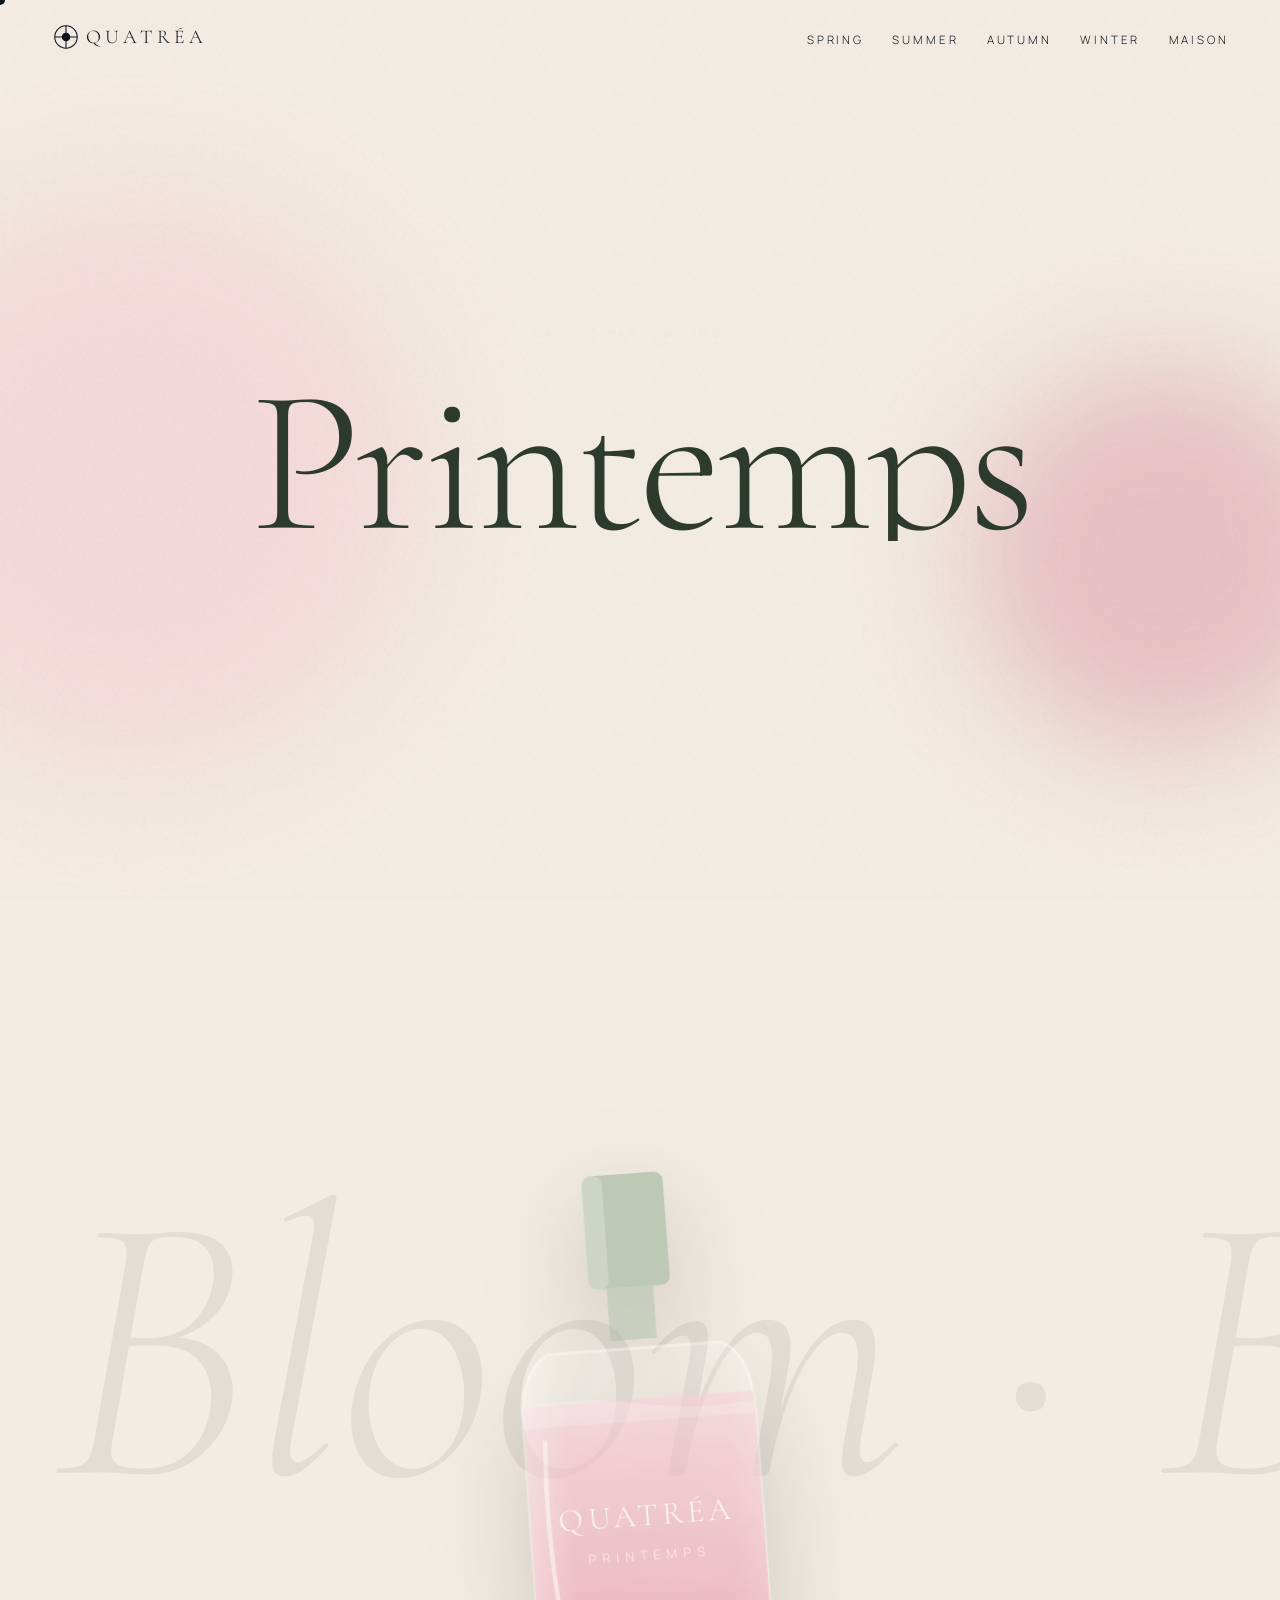
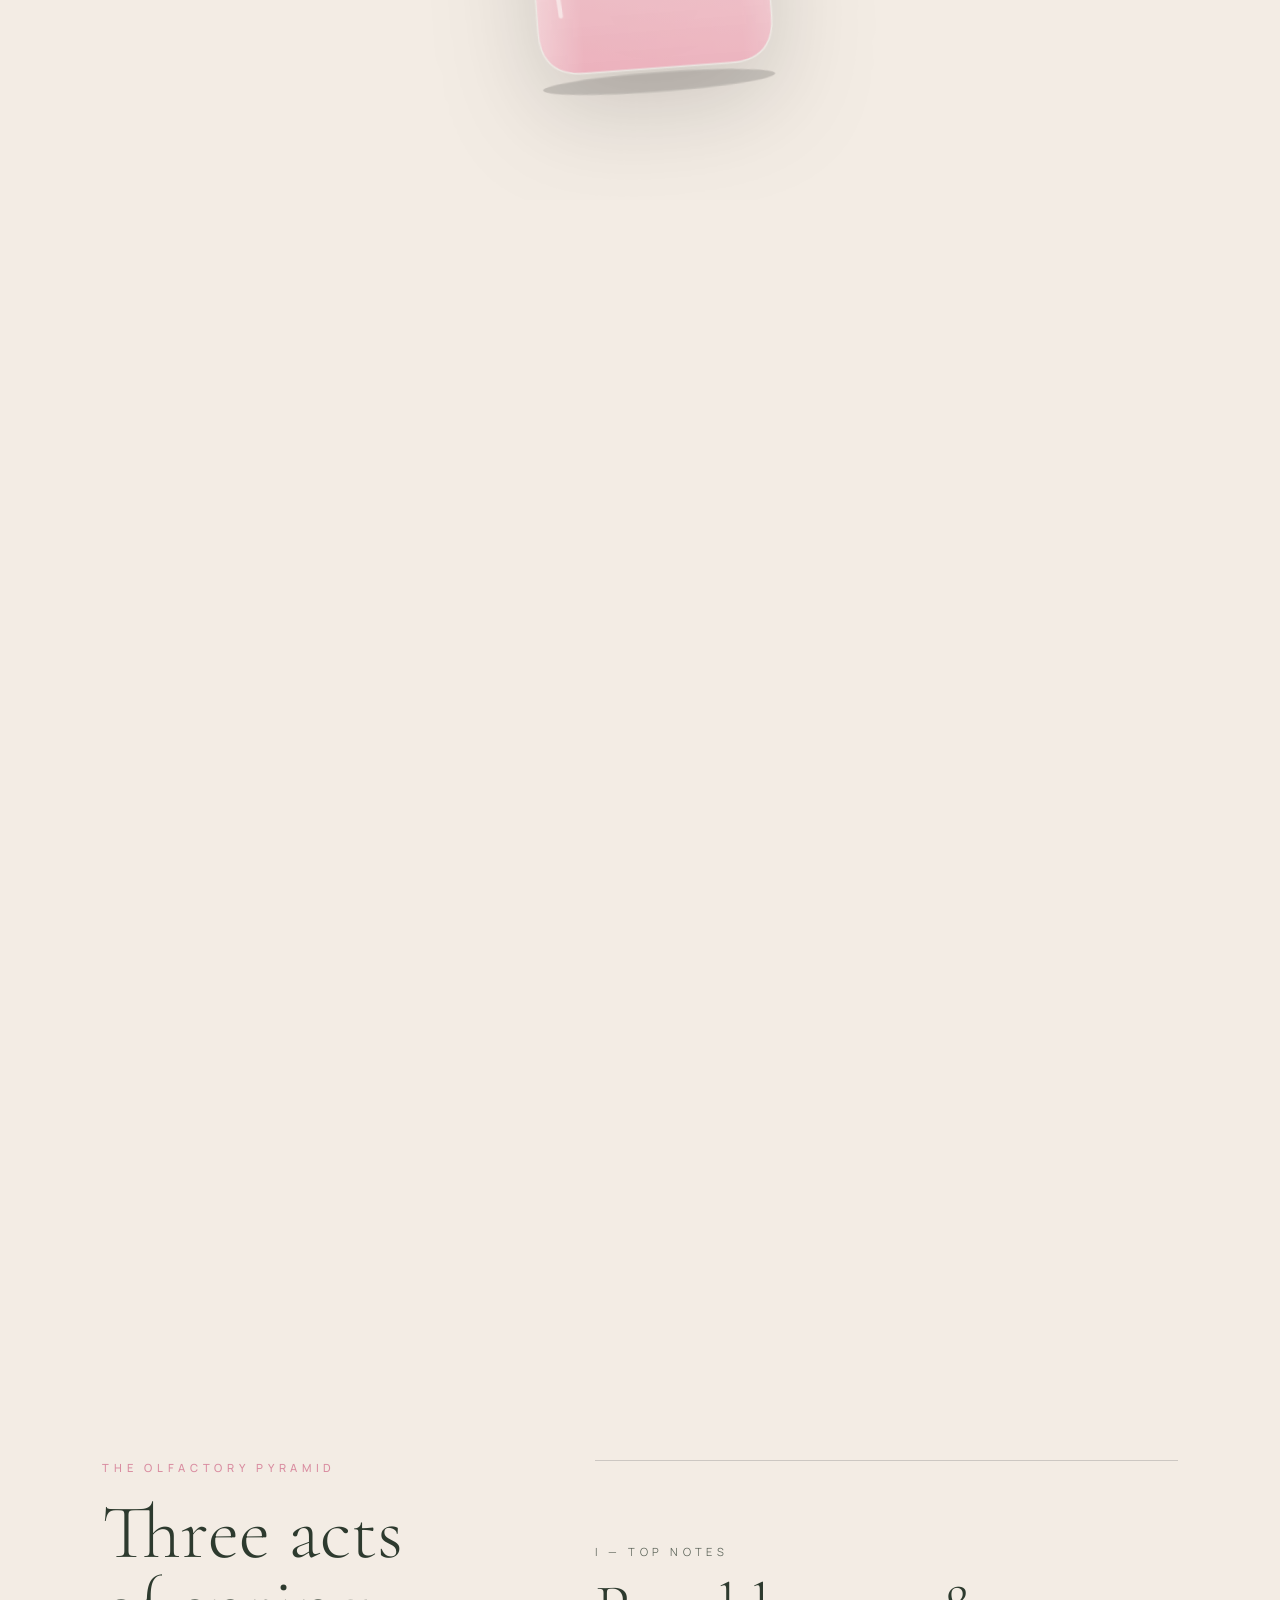
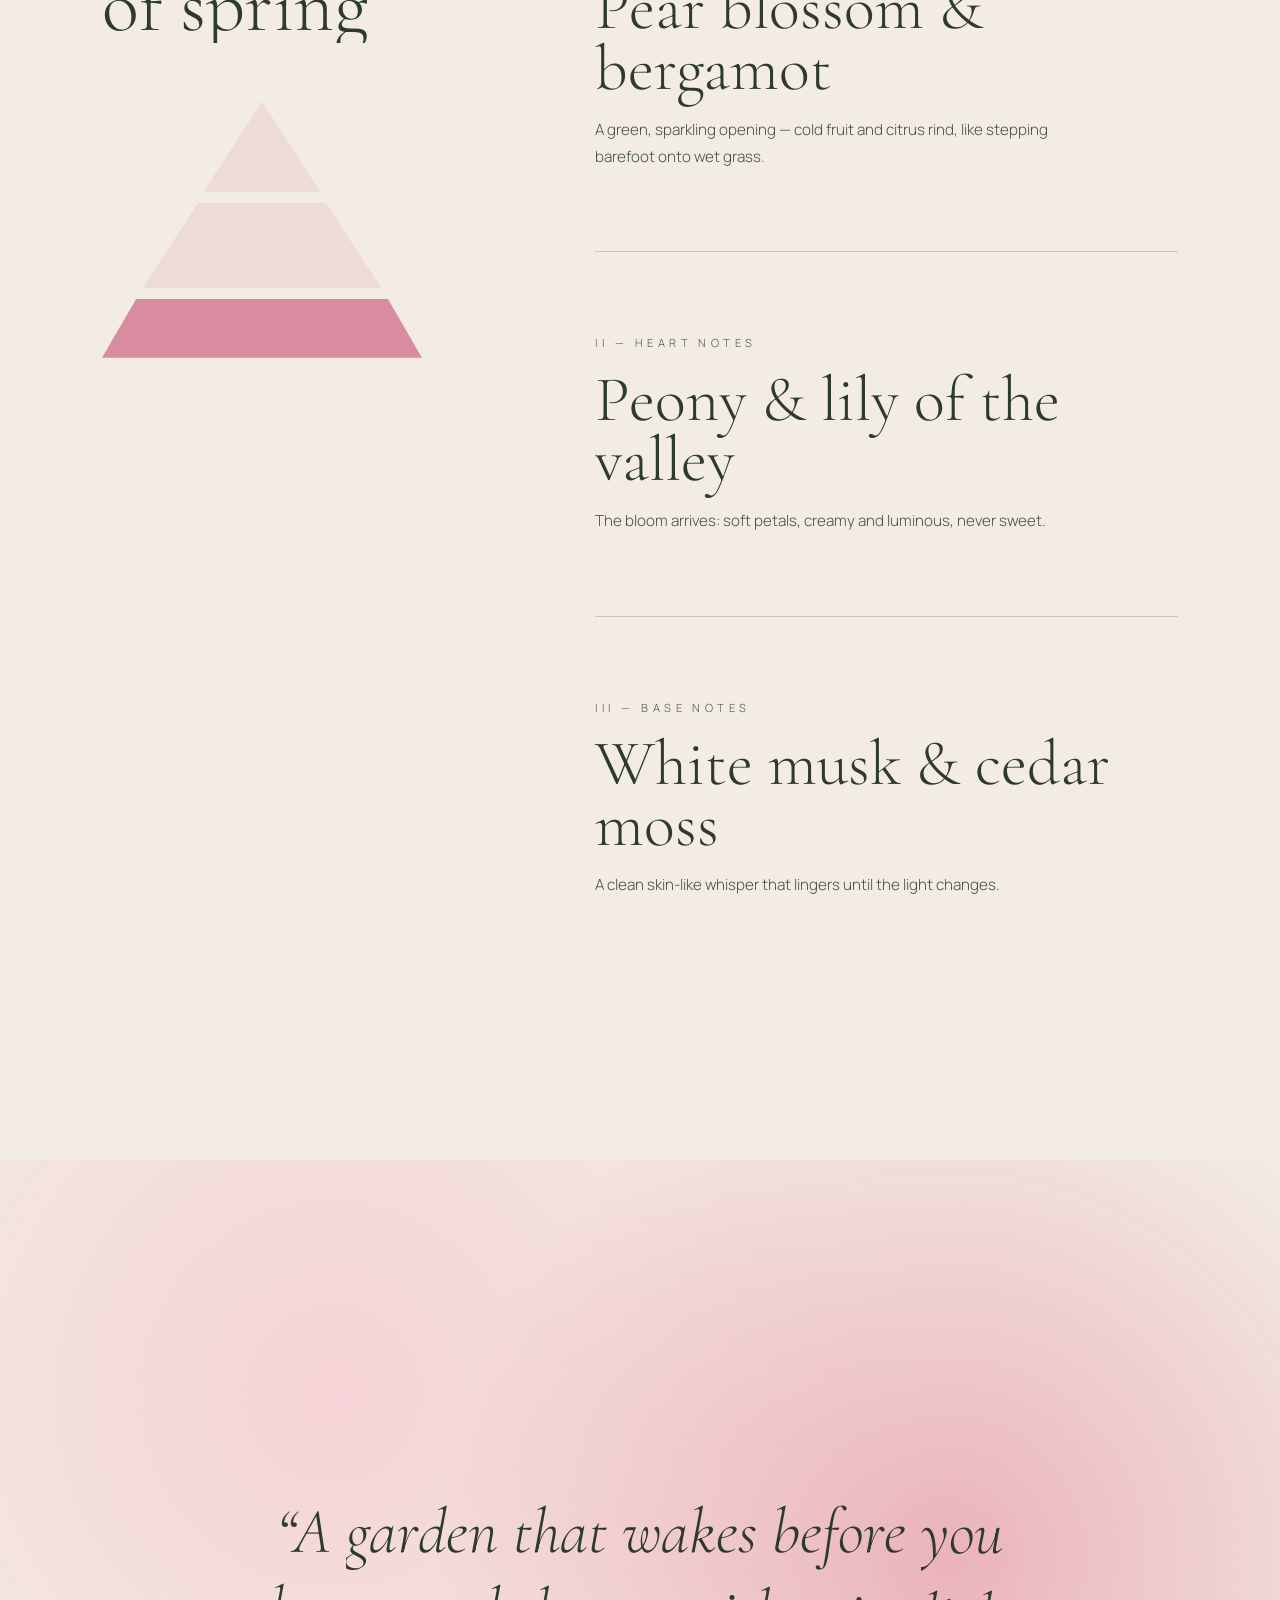
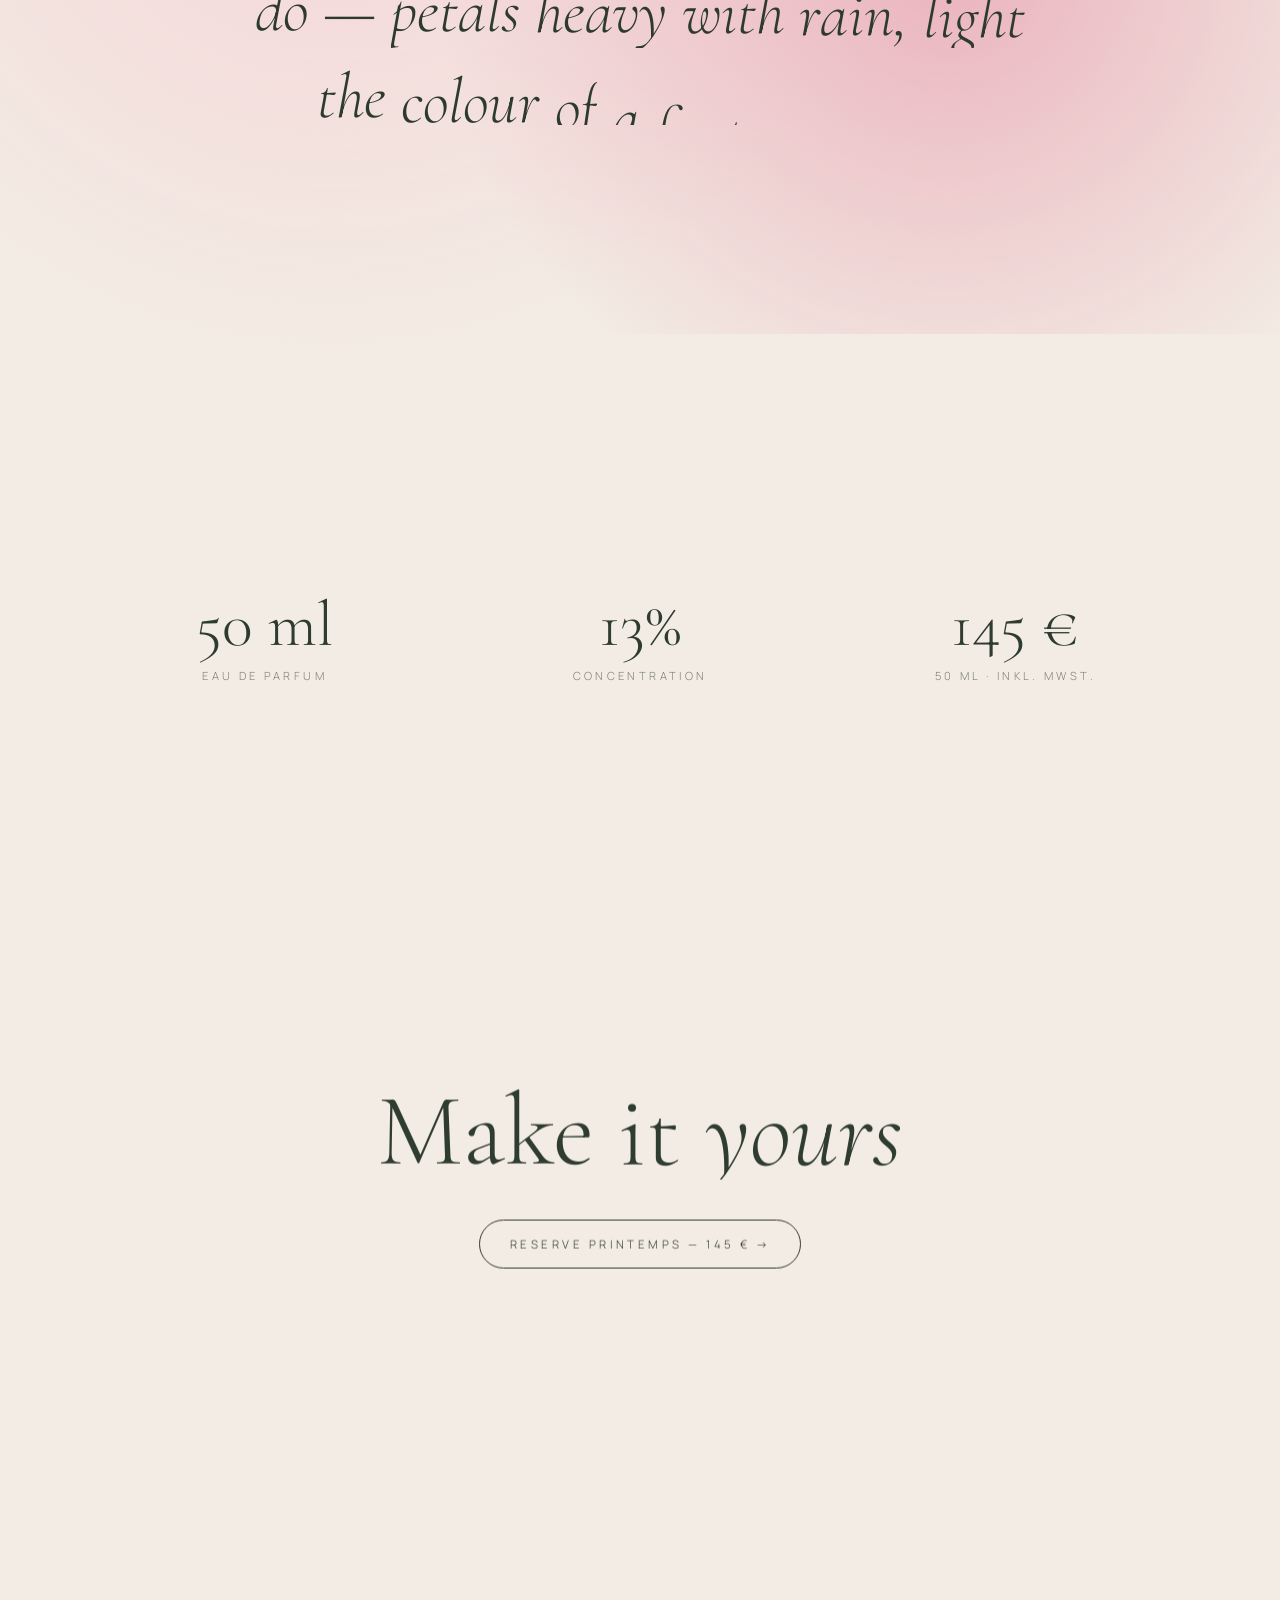
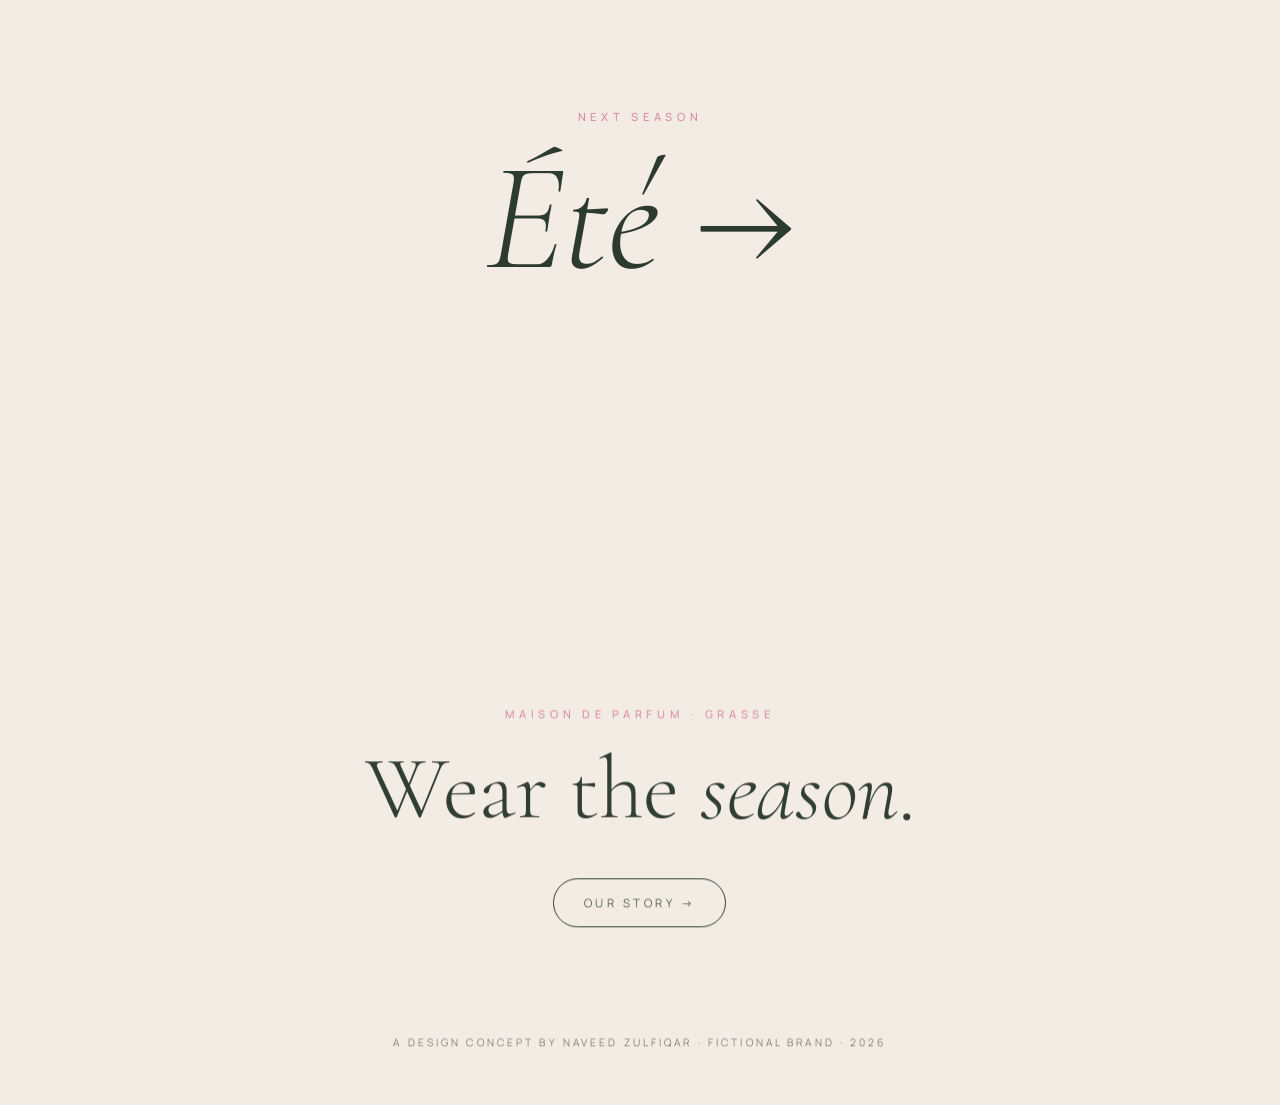
<file: spring.html>
<!doctype html><html lang="en"><head><meta charset="utf-8"><meta name="viewport" content="width=device-width,initial-scale=1">
<title>Quatréa Printemps — Quatréa</title><meta name="description" content="Quatréa Printemps: Dew on the first open window. Notes of pear blossom & bergamot, peony & lily of the valley and white musk & cedar moss."><meta name="theme-color" content="#f3ece4">
<meta property="og:type" content="website"><meta property="og:site_name" content="Quatréa"><meta property="og:title" content="Quatréa Printemps — Quatréa"><meta property="og:description" content="Quatréa Printemps: Dew on the first open window. Notes of pear blossom & bergamot, peony & lily of the valley and white musk & cedar moss."><meta property="og:image" content="assets/og.jpg"><meta name="twitter:card" content="summary_large_image">
<link rel="icon" type="image/svg+xml" href="assets/favicon.svg">
<link rel="preconnect" href="https://fonts.googleapis.com"><link rel="preconnect" href="https://fonts.gstatic.com" crossorigin>
<link href="https://fonts.googleapis.com/css2?family=Cormorant+Garamond:ital,wght@0,300;0,400;1,300;1,400&family=Manrope:wght@300;400;500&display=swap" rel="stylesheet">
<link rel="stylesheet" href="assets/style.css"><script src="assets/vendor/gsap.min.js" defer></script><script src="assets/vendor/ScrollTrigger.min.js" defer></script><script src="assets/vendor/lenis.min.js" defer></script><script src="assets/main.js" defer></script></head><body style="--bg:#f3ece4;--ink:#2d3a2e;--accent:#d98ca0" data-season="spring"><a class="skip" href="#main">Skip to content</a><div class="cursor" aria-hidden="true"></div><div class="curtain" aria-hidden="true"><svg class="loader" viewBox="0 0 40 40"><circle cx="20" cy="20" r="15" pathLength="1"/><path d="M20 5v30M5 20h30" pathLength="1"/></svg><span>Quatréa</span></div><div class="grain"></div><div class="progress"></div>
<header><nav class="nav" aria-label="Main"><a class="logo" href="index.html" aria-label="Quatréa home"><svg viewBox="0 0 220 40" aria-label="Quatréa"><g fill="none" stroke="currentColor" stroke-width="1.4"><circle cx="20" cy="20" r="15"/><path d="M20 5v30M5 20h30"/><circle cx="20" cy="20" r="5" fill="currentColor"/></g><text x="46" y="28" font-family="Cormorant Garamond,serif" font-size="26" letter-spacing="6" fill="currentColor">QUATRÉA</text></svg></a><ul><li><a href="spring.html">Spring</a></li><li><a href="summer.html">Summer</a></li><li><a href="autumn.html">Autumn</a></li><li><a href="winter.html">Winter</a></li><li class="hm"><a href="about.html">Maison</a></li></ul></nav></header><main id="main">
<section class="hero"><div class="fx" aria-hidden="true"></div><div class="orb" style="width:45vw;height:45vw;background:#f6c6d0;left:-12vw;top:5vh"></div><div class="orb" style="width:30vw;height:30vw;background:#d98ca0;right:-6vw;bottom:0"></div>
<p class="eyebrow">Eau de Parfum · No. I</p><h1 class="split">Printemps</h1><p>Dew on the first open window. Quatréa Printemps — the scent of spring, composed in three acts.</p><div class="scrollcue">Scroll</div></section>
<section class="bottlestage"><div class="fx" aria-hidden="true"></div><div class="bigword">Bloom · Bloom</div><svg class="bottle" viewBox="0 0 200 380" role="img" aria-label="Quatréa Printemps bottle"><defs>
<linearGradient id="lspring1" x1="0" y1="0" x2="0" y2="1"><stop offset="0" stop-color="#f6c6d0" stop-opacity=".85"/><stop offset="1" stop-color="#e58ba3"/></linearGradient>
<linearGradient id="gspring1" x1="0" x2="1"><stop offset="0" stop-color="#fff" stop-opacity=".55"/><stop offset=".25" stop-color="#fff" stop-opacity="0"/><stop offset=".8" stop-color="#fff" stop-opacity=".05"/><stop offset="1" stop-color="#fff" stop-opacity=".35"/></linearGradient>
<clipPath id="cspring1"><path d="M40 140 Q20 150 20 190 L20 330 Q20 360 50 360 L150 360 Q180 360 180 330 L180 190 Q180 150 160 140 Z"/></clipPath></defs>
<ellipse cx="100" cy="370" rx="80" ry="6" fill="#000" opacity=".09"/><rect x="72" y="20" width="56" height="78" rx="6" fill="#9fb59a"/><ellipse cx="100" cy="370" rx="80" ry="7" fill="#000" opacity=".18"/><rect x="72" y="20" width="14" height="78" rx="6" fill="#fff" opacity=".25"/>
<rect x="84" y="98" width="32" height="36" fill="#9fb59a" opacity=".7"/>
<path d="M40 140 Q20 150 20 190 L20 330 Q20 360 50 360 L150 360 Q180 360 180 330 L180 190 Q180 150 160 140 Z" fill="#fff" fill-opacity=".16" stroke="#fff" stroke-opacity=".5" stroke-width="2"/>
<g clip-path="url(#cspring1)"><rect x="0" y="175" width="200" height="200" fill="url(#lspring1)"/><path d="M0 178 Q50 168 100 178 T200 178 V190 H0Z" fill="#fff" opacity=".25"/><rect width="200" height="380" fill="url(#gspring1)"/><rect class="shine" x="-60" y="0" width="30" height="380" fill="#fff" opacity=".35" transform="skewX(-20)"/></g><path d="M34 200 Q30 260 36 320" stroke="#fff" stroke-opacity=".6" stroke-width="3" fill="none" stroke-linecap="round"/>
<text x="100" y="262" text-anchor="middle" font-family="Cormorant Garamond,serif" font-size="22" letter-spacing="3" fill="#fff">QUATRÉA</text>
<text x="100" y="286" text-anchor="middle" font-family="Manrope,sans-serif" font-size="9" letter-spacing="4" fill="#fff" opacity=".85">PRINTEMPS</text></svg><p class="cap">Hand-finished glass, a cap cast in the colour of the season. 50 ml · Eau de Parfum · 145,00 €.</p></section>
<section class="pyramid"><div class="sticky"><p class="eyebrow">The Olfactory Pyramid</p><h2 class="split">Three acts<br>of spring</h2><svg class="tri" viewBox="0 0 300 260"><path data-t="0" d="M150 10 L205 95 L95 95Z" fill="#d98ca0"/><path data-t="1" d="M90 105 L210 105 L262 185 L38 185Z" fill="#d98ca0" opacity=".18"/><path data-t="2" d="M32 195 L268 195 L300 250 L0 250Z" fill="#d98ca0" opacity=".18"/></svg></div><div>
<div class="tier"><p class="k">I — Top notes</p><h3>Pear blossom & bergamot</h3><p>A green, sparkling opening — cold fruit and citrus rind, like stepping barefoot onto wet grass.</p></div>
<div class="tier"><p class="k">II — Heart notes</p><h3>Peony & lily of the valley</h3><p>The bloom arrives: soft petals, creamy and luminous, never sweet.</p></div>
<div class="tier"><p class="k">III — Base notes</p><h3>White musk & cedar moss</h3><p>A clean skin-like whisper that lingers until the light changes.</p></div></div></section>
<section class="mood"><div class="layer" style="background:radial-gradient(circle at 30% 40%,#f6c6d0aa,transparent 45%)"></div><div class="layer" style="background:radial-gradient(circle at 70% 65%,#e58ba399,transparent 40%)"></div><blockquote class="split">“A garden that wakes before you do — petals heavy with rain, light the colour of a first promise.”</blockquote></section>
<section class="facts"><div class="reveal"><b>50 ml</b><span>Eau de Parfum</span></div><div class="reveal"><b data-count="18" data-suf="%">%</b><span>Concentration</span></div><div class="reveal"><b>145 €</b><span>50 ml · inkl. MwSt.</span></div></section>
<section class="hero reveal" style="height:70vh"><p class="eyebrow">Limited first edition</p><h2 class="split" style="font-size:clamp(3rem,8vw,7rem);margin:1.5rem 0 2.5rem">Make it <em>yours</em></h2><button class="btn magnetic" type="button" data-reserve="Quatréa Printemps" data-price="145,00 €">Reserve Printemps — 145 € →</button></section>
<section class="nextseason" data-shift="#f2d6a2" data-ink="#3b1f0e"><p class="eyebrow">Next season</p><a href="summer.html"><h3>Été →</h3></a></section>
</main><footer class="reveal"><p class="eyebrow">Maison de Parfum · Grasse</p><h3 class="split">Wear the <em>season</em>.</h3><a class="btn magnetic" href="about.html">Our story →</a><small>A design concept by Naveed Zulfiqar · Fictional brand · 2026</small></footer>
<dialog class="modal" aria-labelledby="mt"><form method="dialog" class="mform"><p class="eyebrow">Limited first edition</p><h3 id="mt">Reserve</h3><p class="mprice"></p><label>Name<input name="n" required autocomplete="name"></label><label>E-mail<input name="e" type="email" required autocomplete="email"></label><div class="mact"><button class="btn" value="cancel" formnovalidate type="submit">Close</button><button class="btn solid" value="ok" type="submit">Confirm reservation</button></div></form></dialog><div class="toast" role="status" aria-live="polite"></div></body></html>
</file>
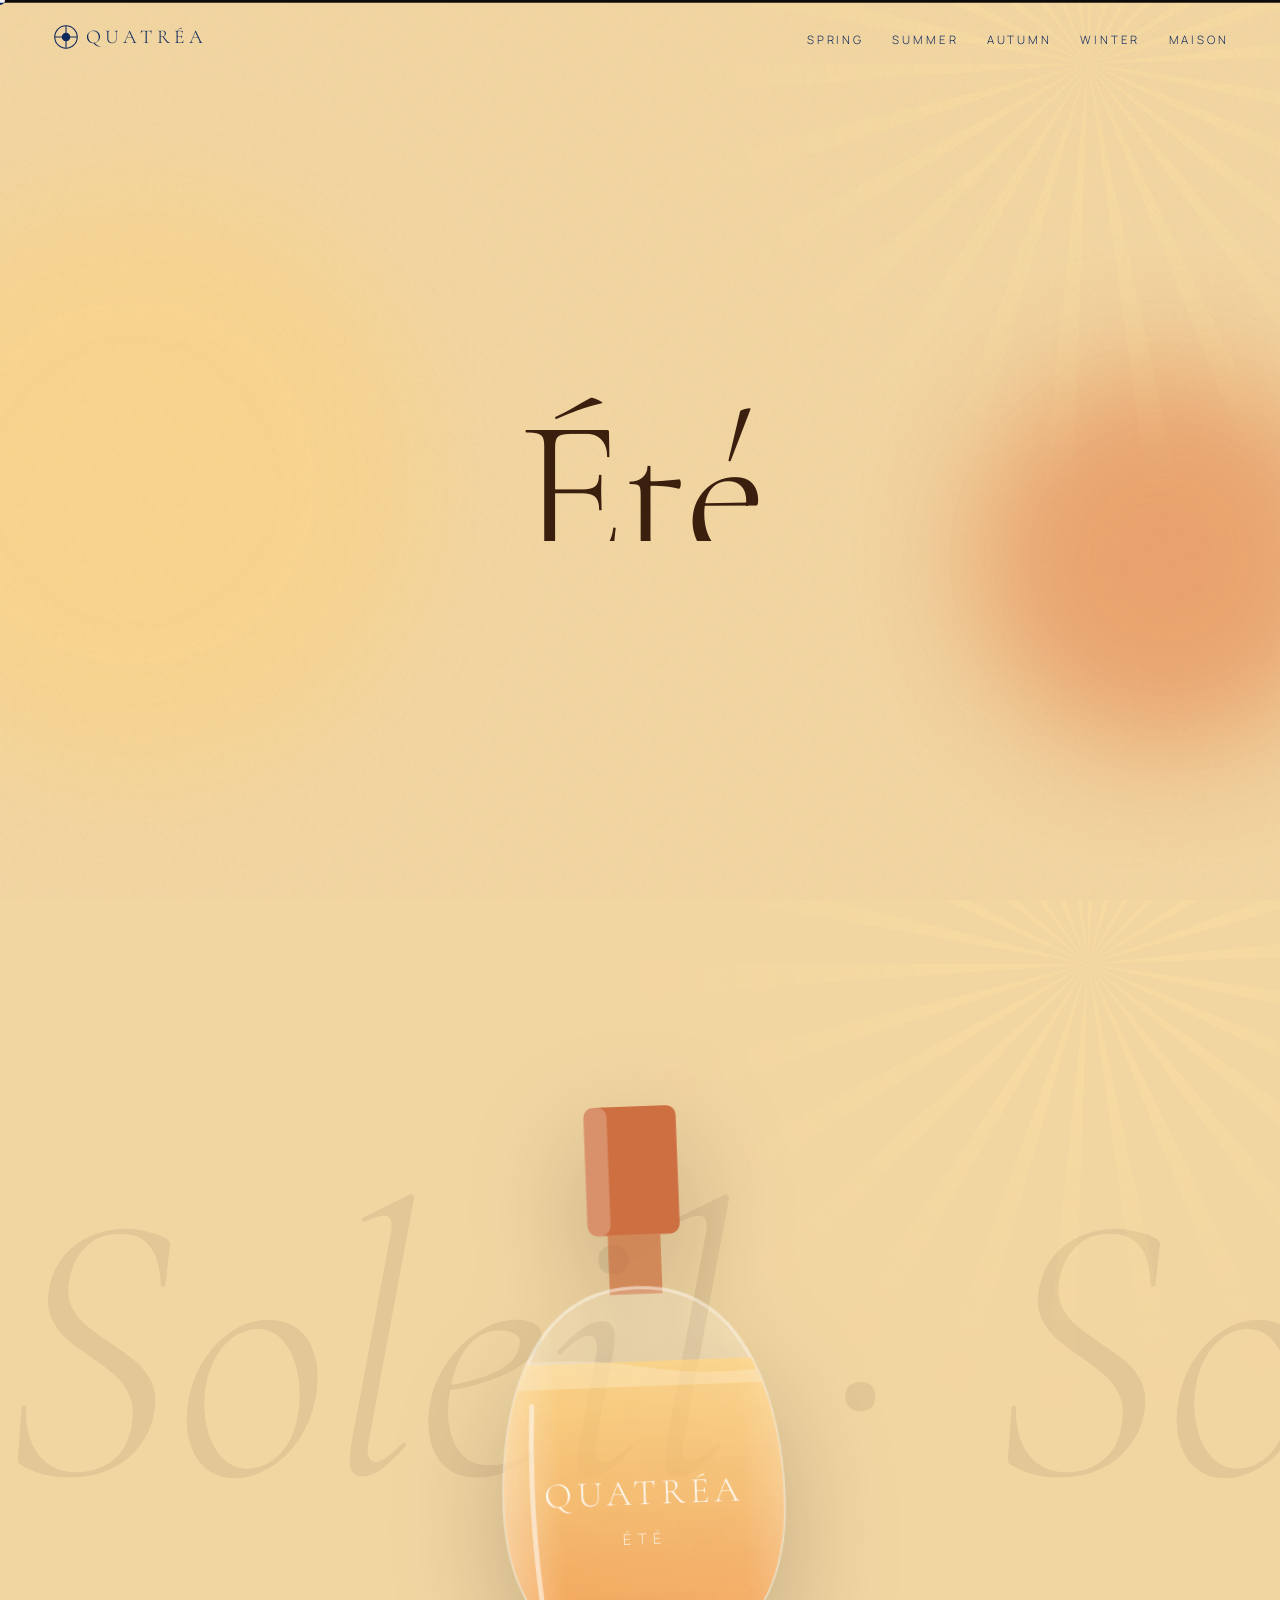
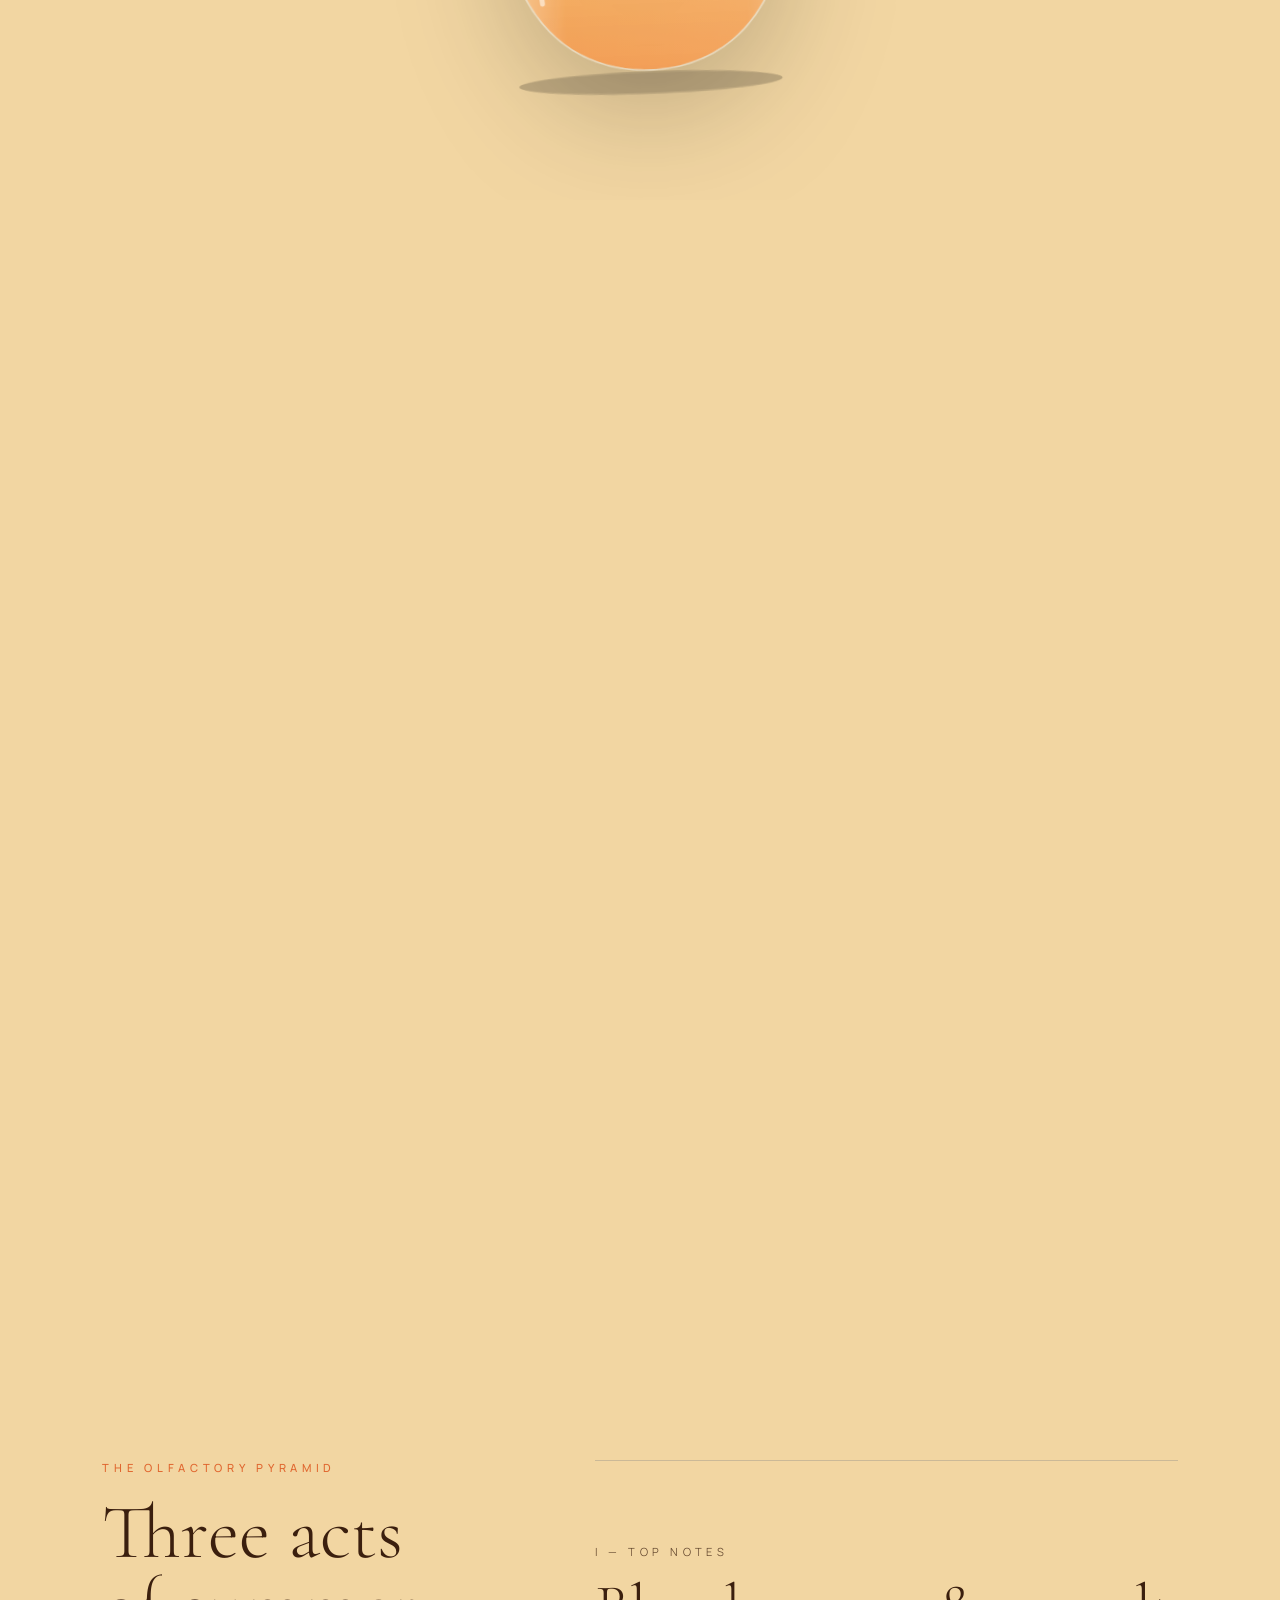
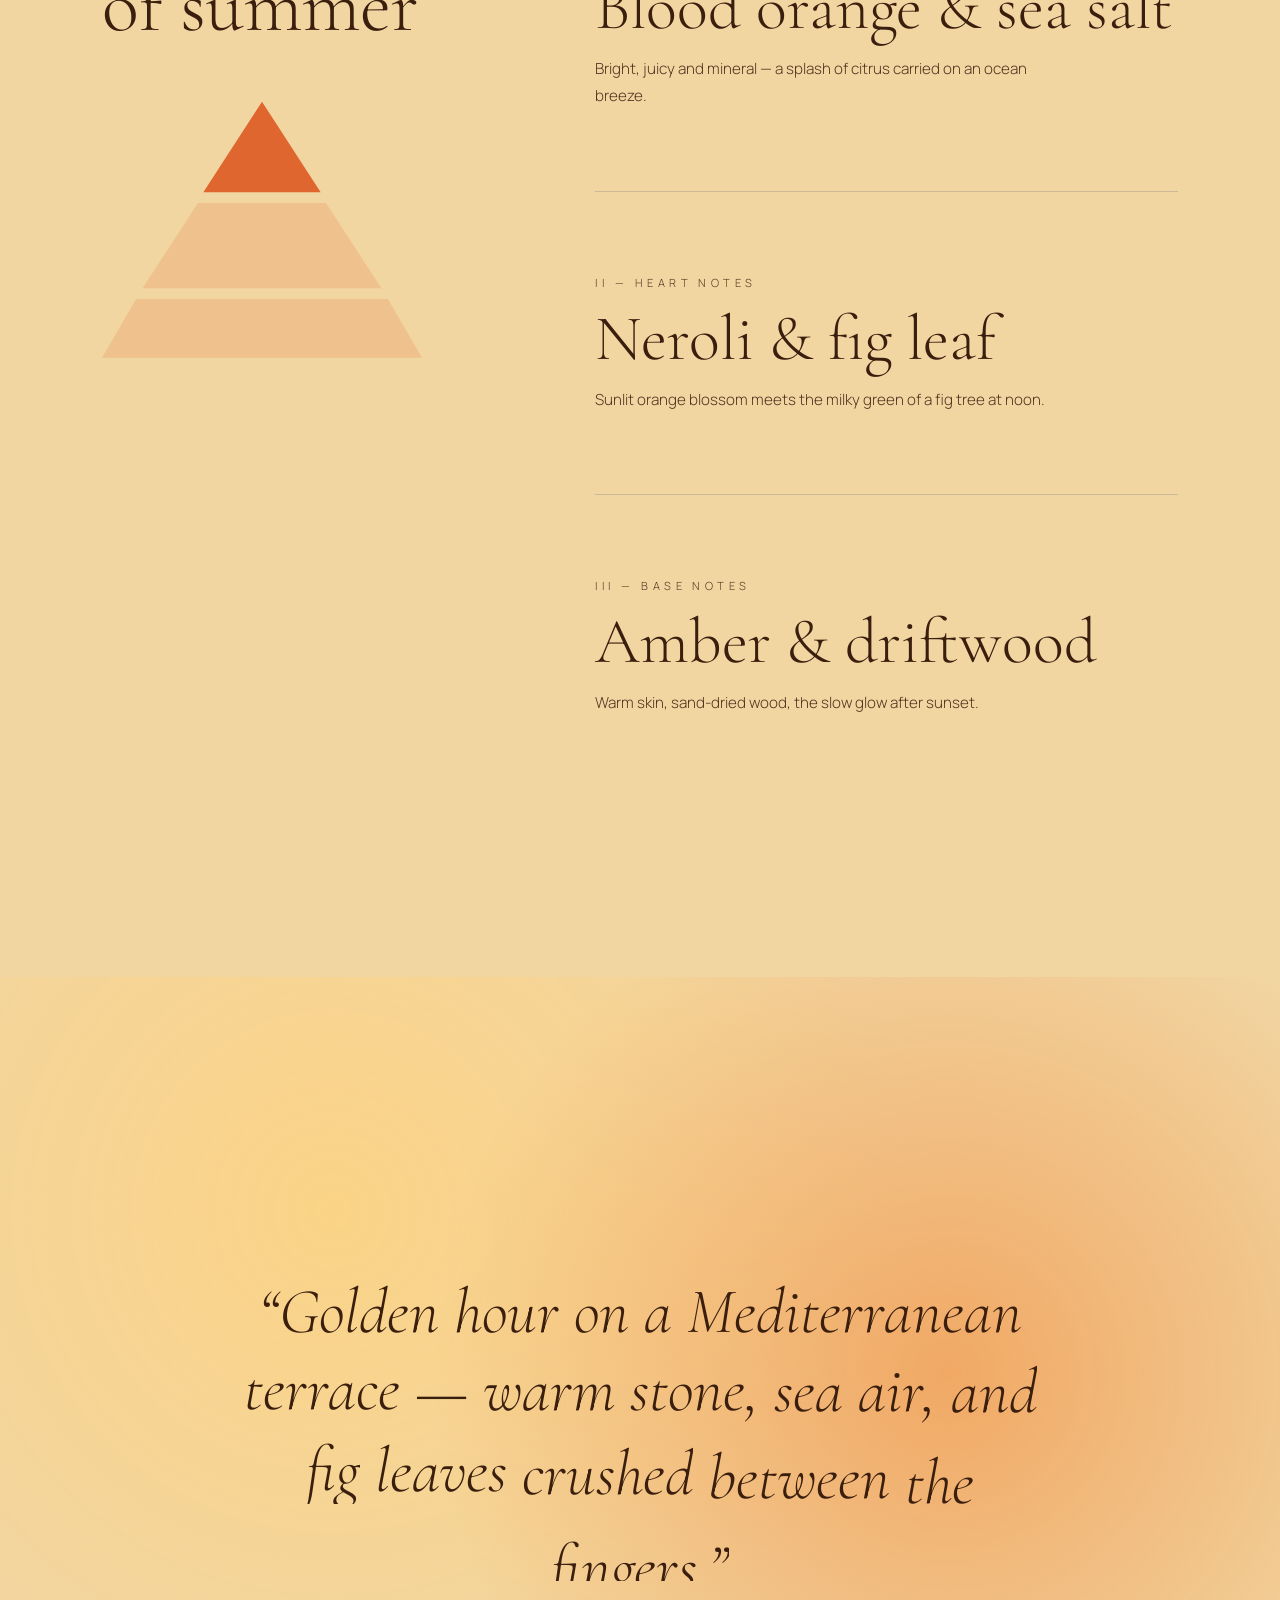
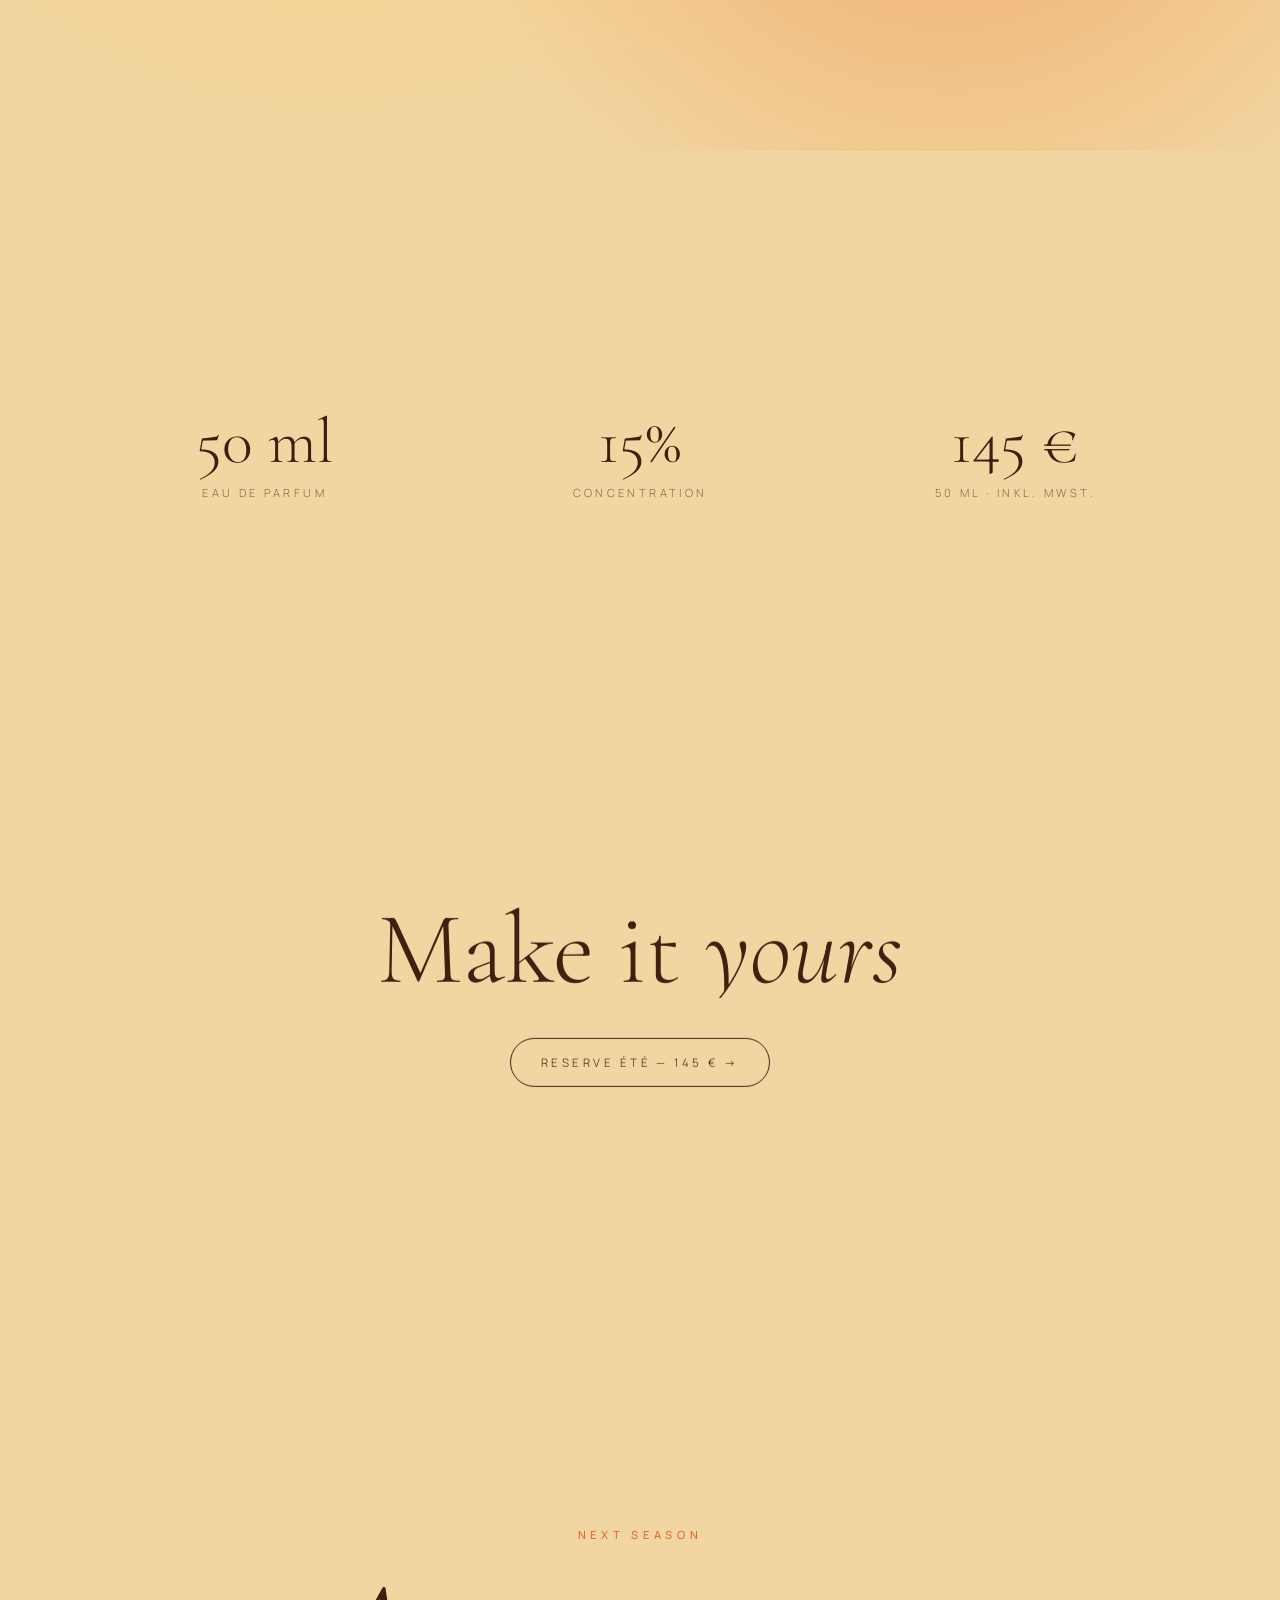
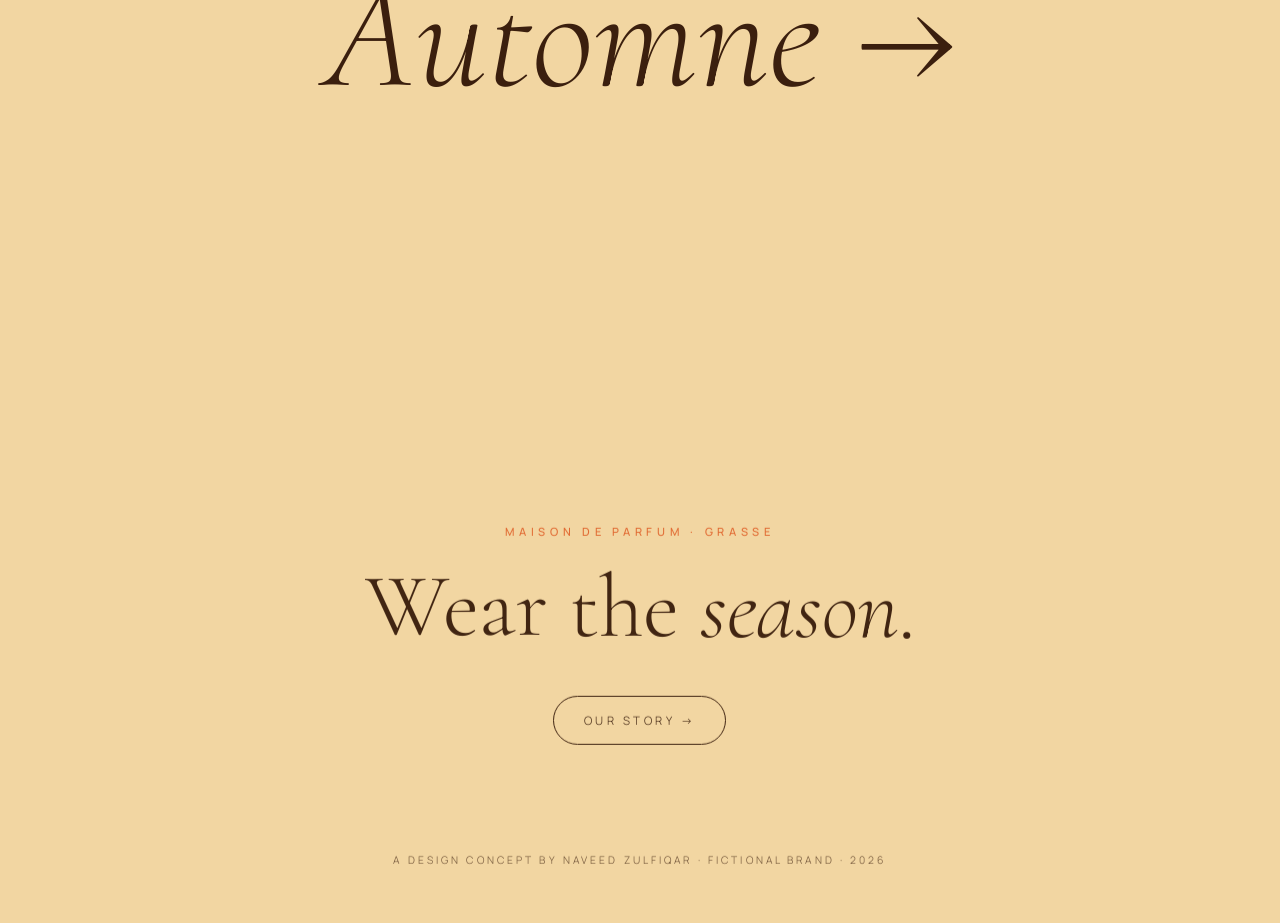
<file: summer.html>
<!doctype html><html lang="en"><head><meta charset="utf-8"><meta name="viewport" content="width=device-width,initial-scale=1">
<title>Quatréa Été — Quatréa</title><meta name="description" content="Quatréa Été: Salt, sun and an endless afternoon. Notes of blood orange & sea salt, neroli & fig leaf and amber & driftwood."><meta name="theme-color" content="#f2d6a2">
<meta property="og:type" content="website"><meta property="og:site_name" content="Quatréa"><meta property="og:title" content="Quatréa Été — Quatréa"><meta property="og:description" content="Quatréa Été: Salt, sun and an endless afternoon. Notes of blood orange & sea salt, neroli & fig leaf and amber & driftwood."><meta property="og:image" content="assets/og.jpg"><meta name="twitter:card" content="summary_large_image">
<link rel="icon" type="image/svg+xml" href="assets/favicon.svg">
<link rel="preconnect" href="https://fonts.googleapis.com"><link rel="preconnect" href="https://fonts.gstatic.com" crossorigin>
<link href="https://fonts.googleapis.com/css2?family=Cormorant+Garamond:ital,wght@0,300;0,400;1,300;1,400&family=Manrope:wght@300;400;500&display=swap" rel="stylesheet">
<link rel="stylesheet" href="assets/style.css"><script src="assets/vendor/gsap.min.js" defer></script><script src="assets/vendor/ScrollTrigger.min.js" defer></script><script src="assets/vendor/lenis.min.js" defer></script><script src="assets/main.js" defer></script></head><body style="--bg:#f2d6a2;--ink:#3b1f0e;--accent:#e0662f" data-season="summer"><a class="skip" href="#main">Skip to content</a><div class="cursor" aria-hidden="true"></div><div class="curtain" aria-hidden="true"><svg class="loader" viewBox="0 0 40 40"><circle cx="20" cy="20" r="15" pathLength="1"/><path d="M20 5v30M5 20h30" pathLength="1"/></svg><span>Quatréa</span></div><div class="grain"></div><div class="progress"></div>
<header><nav class="nav" aria-label="Main"><a class="logo" href="index.html" aria-label="Quatréa home"><svg viewBox="0 0 220 40" aria-label="Quatréa"><g fill="none" stroke="currentColor" stroke-width="1.4"><circle cx="20" cy="20" r="15"/><path d="M20 5v30M5 20h30"/><circle cx="20" cy="20" r="5" fill="currentColor"/></g><text x="46" y="28" font-family="Cormorant Garamond,serif" font-size="26" letter-spacing="6" fill="currentColor">QUATRÉA</text></svg></a><ul><li><a href="spring.html">Spring</a></li><li><a href="summer.html">Summer</a></li><li><a href="autumn.html">Autumn</a></li><li><a href="winter.html">Winter</a></li><li class="hm"><a href="about.html">Maison</a></li></ul></nav></header><main id="main">
<section class="hero"><div class="fx" aria-hidden="true"></div><div class="orb" style="width:45vw;height:45vw;background:#ffd27a;left:-12vw;top:5vh"></div><div class="orb" style="width:30vw;height:30vw;background:#e0662f;right:-6vw;bottom:0"></div>
<p class="eyebrow">Eau de Parfum · No. II</p><h1 class="split">Été</h1><p>Salt, sun and an endless afternoon. Quatréa Été — the scent of summer, composed in three acts.</p><div class="scrollcue">Scroll</div></section>
<section class="bottlestage"><div class="fx" aria-hidden="true"></div><div class="bigword">Soleil · Soleil</div><svg class="bottle" viewBox="0 0 200 380" role="img" aria-label="Quatréa Été bottle"><defs>
<linearGradient id="lsummer1" x1="0" y1="0" x2="0" y2="1"><stop offset="0" stop-color="#ffd27a" stop-opacity=".85"/><stop offset="1" stop-color="#f08a3c"/></linearGradient>
<linearGradient id="gsummer1" x1="0" x2="1"><stop offset="0" stop-color="#fff" stop-opacity=".55"/><stop offset=".25" stop-color="#fff" stop-opacity="0"/><stop offset=".8" stop-color="#fff" stop-opacity=".05"/><stop offset="1" stop-color="#fff" stop-opacity=".35"/></linearGradient>
<clipPath id="csummer1"><path d="M100 130 C30 130 15 210 15 260 C15 330 55 362 100 362 C145 362 185 330 185 260 C185 210 170 130 100 130 Z"/></clipPath></defs>
<ellipse cx="100" cy="370" rx="80" ry="6" fill="#000" opacity=".09"/><rect x="72" y="20" width="56" height="78" rx="6" fill="#c4572a"/><ellipse cx="100" cy="370" rx="80" ry="7" fill="#000" opacity=".18"/><rect x="72" y="20" width="14" height="78" rx="6" fill="#fff" opacity=".25"/>
<rect x="84" y="98" width="32" height="36" fill="#c4572a" opacity=".7"/>
<path d="M100 130 C30 130 15 210 15 260 C15 330 55 362 100 362 C145 362 185 330 185 260 C185 210 170 130 100 130 Z" fill="#fff" fill-opacity=".16" stroke="#fff" stroke-opacity=".5" stroke-width="2"/>
<g clip-path="url(#csummer1)"><rect x="0" y="175" width="200" height="200" fill="url(#lsummer1)"/><path d="M0 178 Q50 168 100 178 T200 178 V190 H0Z" fill="#fff" opacity=".25"/><rect width="200" height="380" fill="url(#gsummer1)"/><rect class="shine" x="-60" y="0" width="30" height="380" fill="#fff" opacity=".35" transform="skewX(-20)"/></g><path d="M34 200 Q30 260 36 320" stroke="#fff" stroke-opacity=".6" stroke-width="3" fill="none" stroke-linecap="round"/>
<text x="100" y="262" text-anchor="middle" font-family="Cormorant Garamond,serif" font-size="22" letter-spacing="3" fill="#fff">QUATRÉA</text>
<text x="100" y="286" text-anchor="middle" font-family="Manrope,sans-serif" font-size="9" letter-spacing="4" fill="#fff" opacity=".85">ÉTÉ</text></svg><p class="cap">Hand-finished glass, a cap cast in the colour of the season. 50 ml · Eau de Parfum · 145,00 €.</p></section>
<section class="pyramid"><div class="sticky"><p class="eyebrow">The Olfactory Pyramid</p><h2 class="split">Three acts<br>of summer</h2><svg class="tri" viewBox="0 0 300 260"><path data-t="0" d="M150 10 L205 95 L95 95Z" fill="#e0662f"/><path data-t="1" d="M90 105 L210 105 L262 185 L38 185Z" fill="#e0662f" opacity=".18"/><path data-t="2" d="M32 195 L268 195 L300 250 L0 250Z" fill="#e0662f" opacity=".18"/></svg></div><div>
<div class="tier"><p class="k">I — Top notes</p><h3>Blood orange & sea salt</h3><p>Bright, juicy and mineral — a splash of citrus carried on an ocean breeze.</p></div>
<div class="tier"><p class="k">II — Heart notes</p><h3>Neroli & fig leaf</h3><p>Sunlit orange blossom meets the milky green of a fig tree at noon.</p></div>
<div class="tier"><p class="k">III — Base notes</p><h3>Amber & driftwood</h3><p>Warm skin, sand-dried wood, the slow glow after sunset.</p></div></div></section>
<section class="mood"><div class="layer" style="background:radial-gradient(circle at 30% 40%,#ffd27aaa,transparent 45%)"></div><div class="layer" style="background:radial-gradient(circle at 70% 65%,#f08a3c99,transparent 40%)"></div><blockquote class="split">“Golden hour on a Mediterranean terrace — warm stone, sea air, and fig leaves crushed between the fingers.”</blockquote></section>
<section class="facts"><div class="reveal"><b>50 ml</b><span>Eau de Parfum</span></div><div class="reveal"><b data-count="20" data-suf="%">%</b><span>Concentration</span></div><div class="reveal"><b>145 €</b><span>50 ml · inkl. MwSt.</span></div></section>
<section class="hero reveal" style="height:70vh"><p class="eyebrow">Limited first edition</p><h2 class="split" style="font-size:clamp(3rem,8vw,7rem);margin:1.5rem 0 2.5rem">Make it <em>yours</em></h2><button class="btn magnetic" type="button" data-reserve="Quatréa Été" data-price="145,00 €">Reserve Été — 145 € →</button></section>
<section class="nextseason" data-shift="#3a1d14" data-ink="#f1dcc4"><p class="eyebrow">Next season</p><a href="autumn.html"><h3>Automne →</h3></a></section>
</main><footer class="reveal"><p class="eyebrow">Maison de Parfum · Grasse</p><h3 class="split">Wear the <em>season</em>.</h3><a class="btn magnetic" href="about.html">Our story →</a><small>A design concept by Naveed Zulfiqar · Fictional brand · 2026</small></footer>
<dialog class="modal" aria-labelledby="mt"><form method="dialog" class="mform"><p class="eyebrow">Limited first edition</p><h3 id="mt">Reserve</h3><p class="mprice"></p><label>Name<input name="n" required autocomplete="name"></label><label>E-mail<input name="e" type="email" required autocomplete="email"></label><div class="mact"><button class="btn" value="cancel" formnovalidate type="submit">Close</button><button class="btn solid" value="ok" type="submit">Confirm reservation</button></div></form></dialog><div class="toast" role="status" aria-live="polite"></div></body></html>
</file>
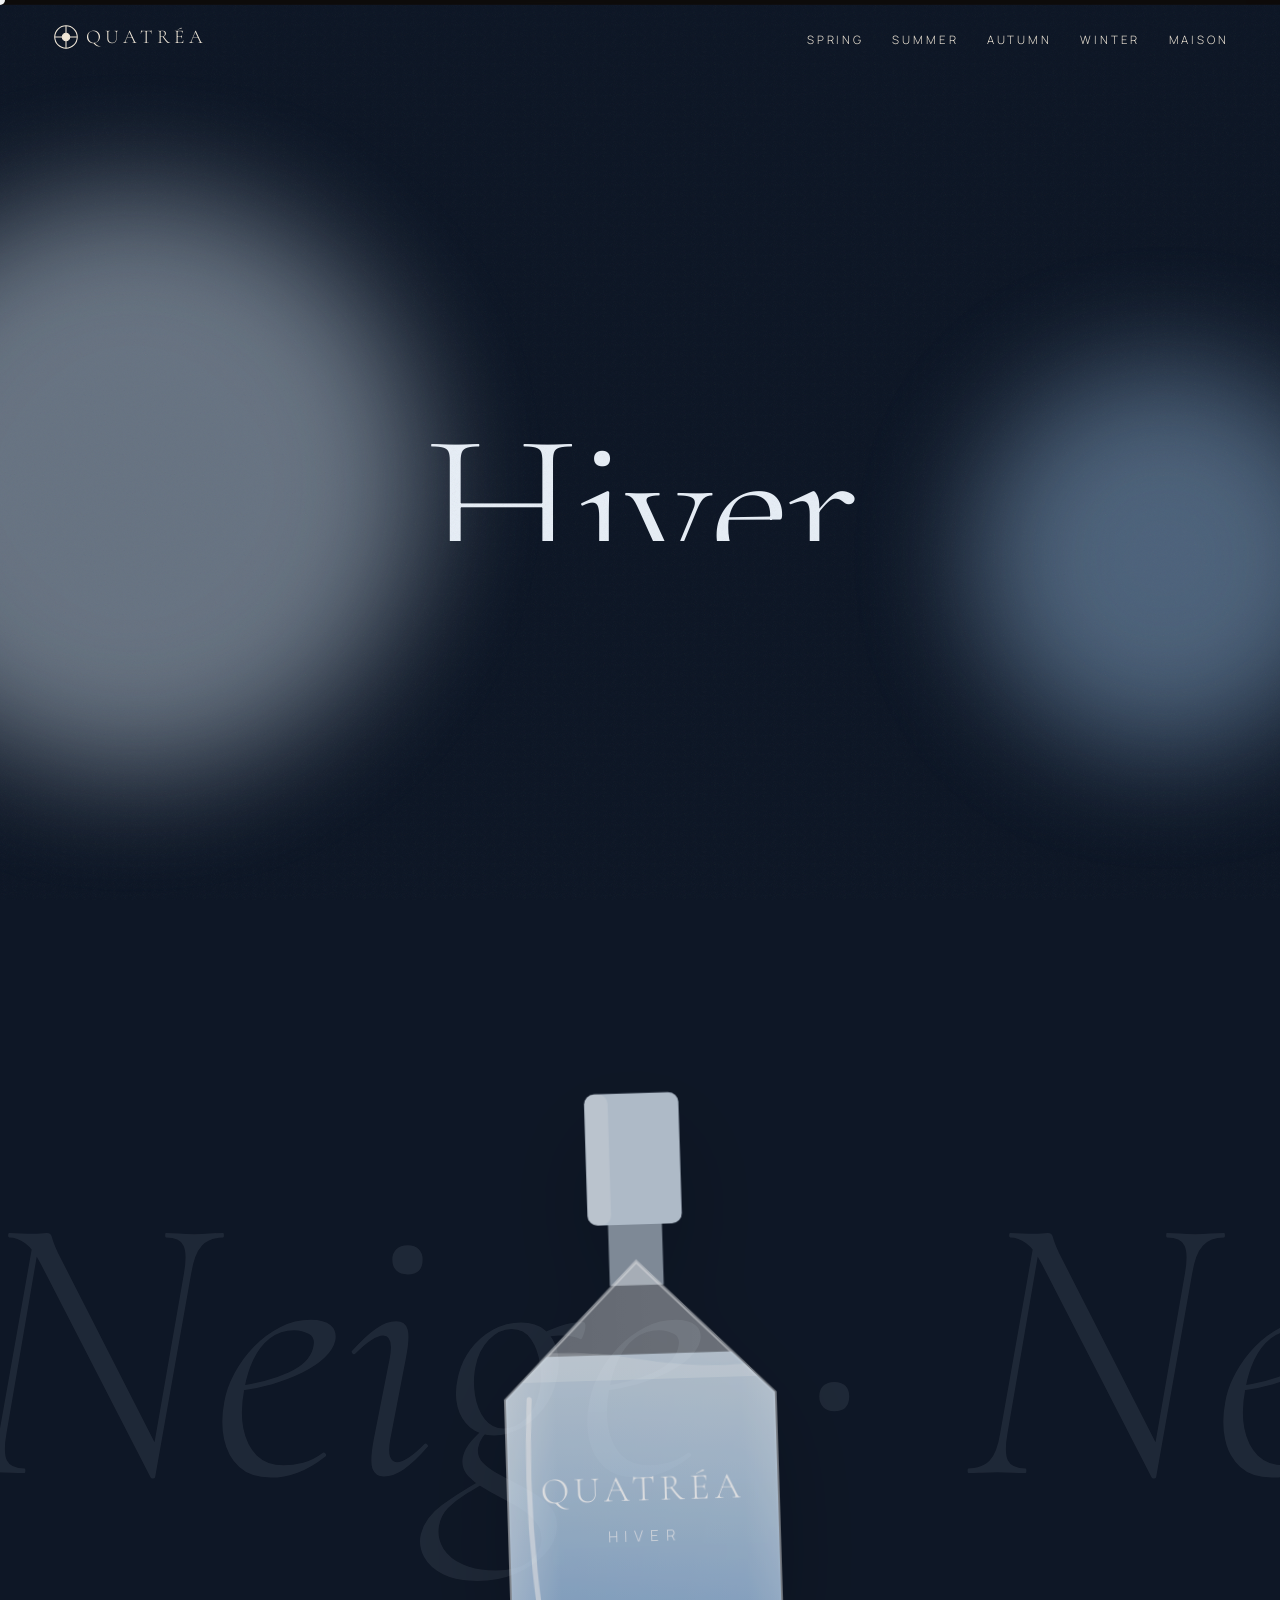
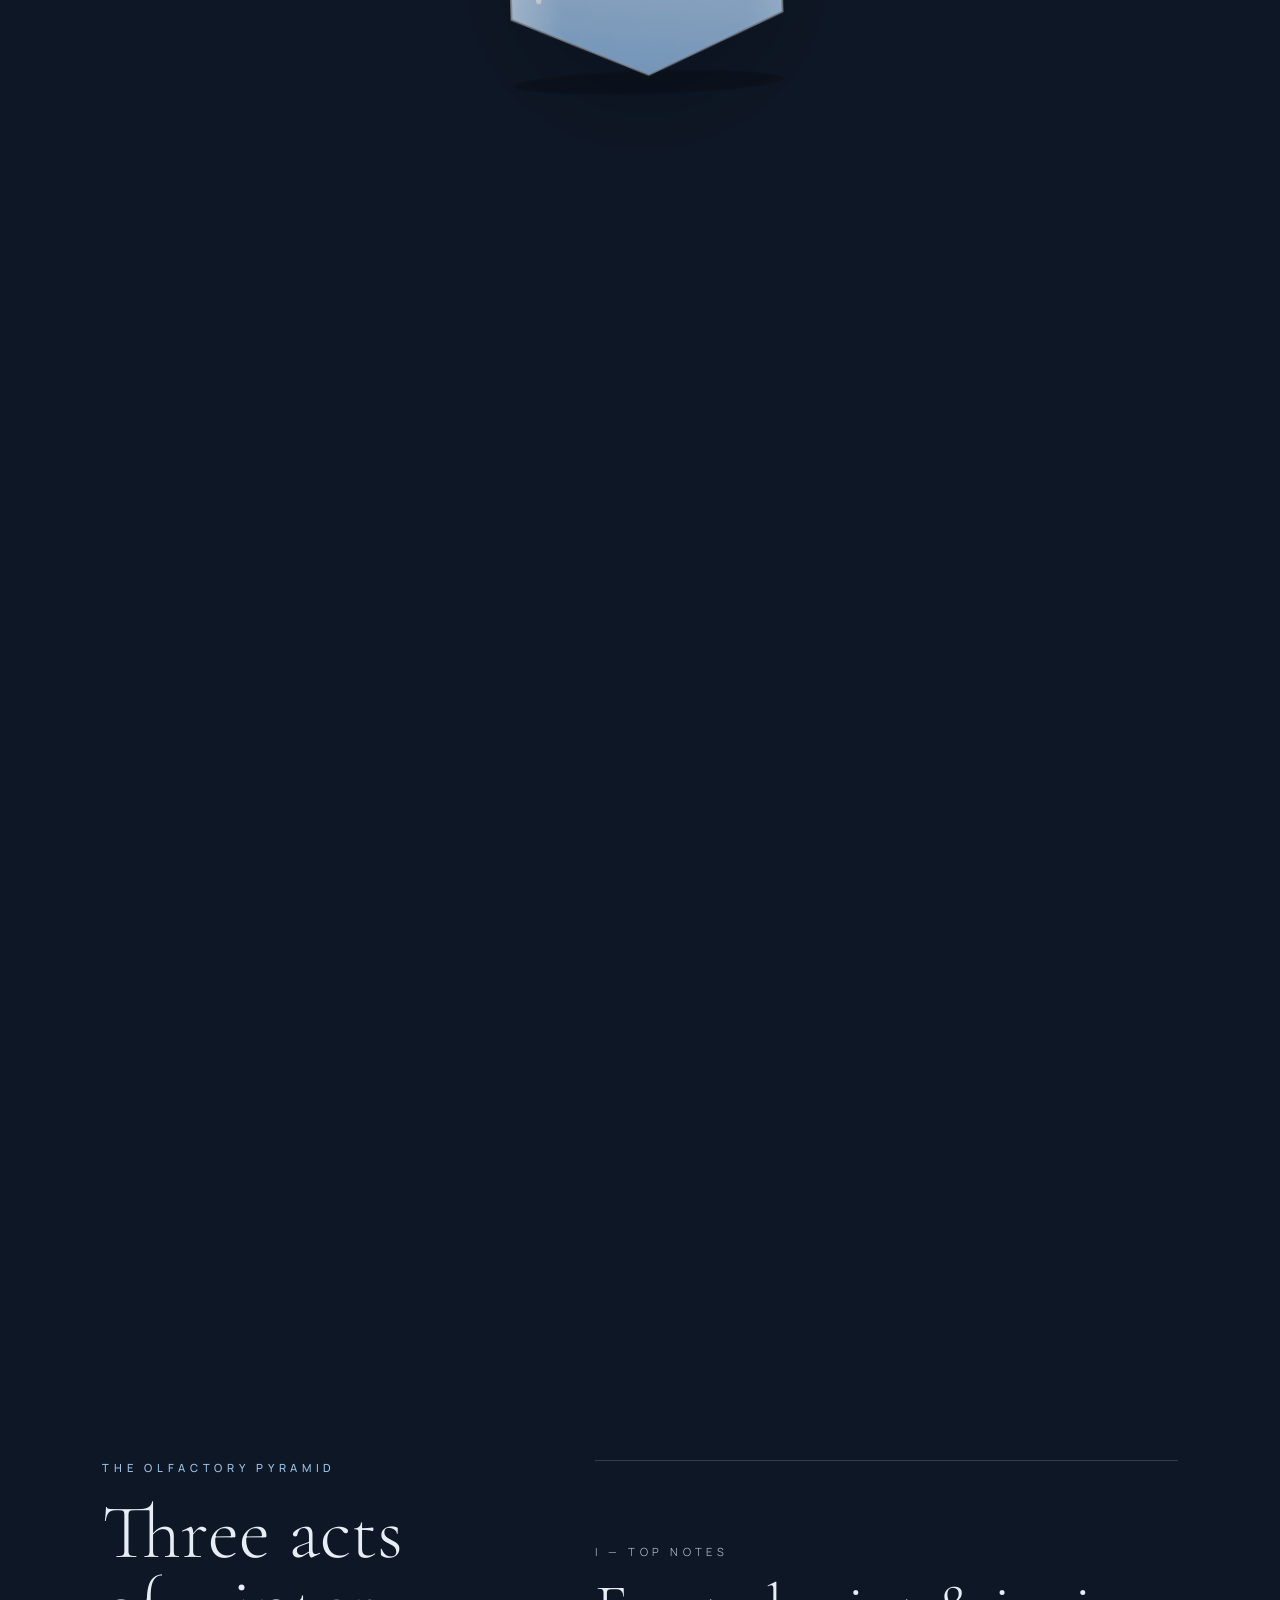
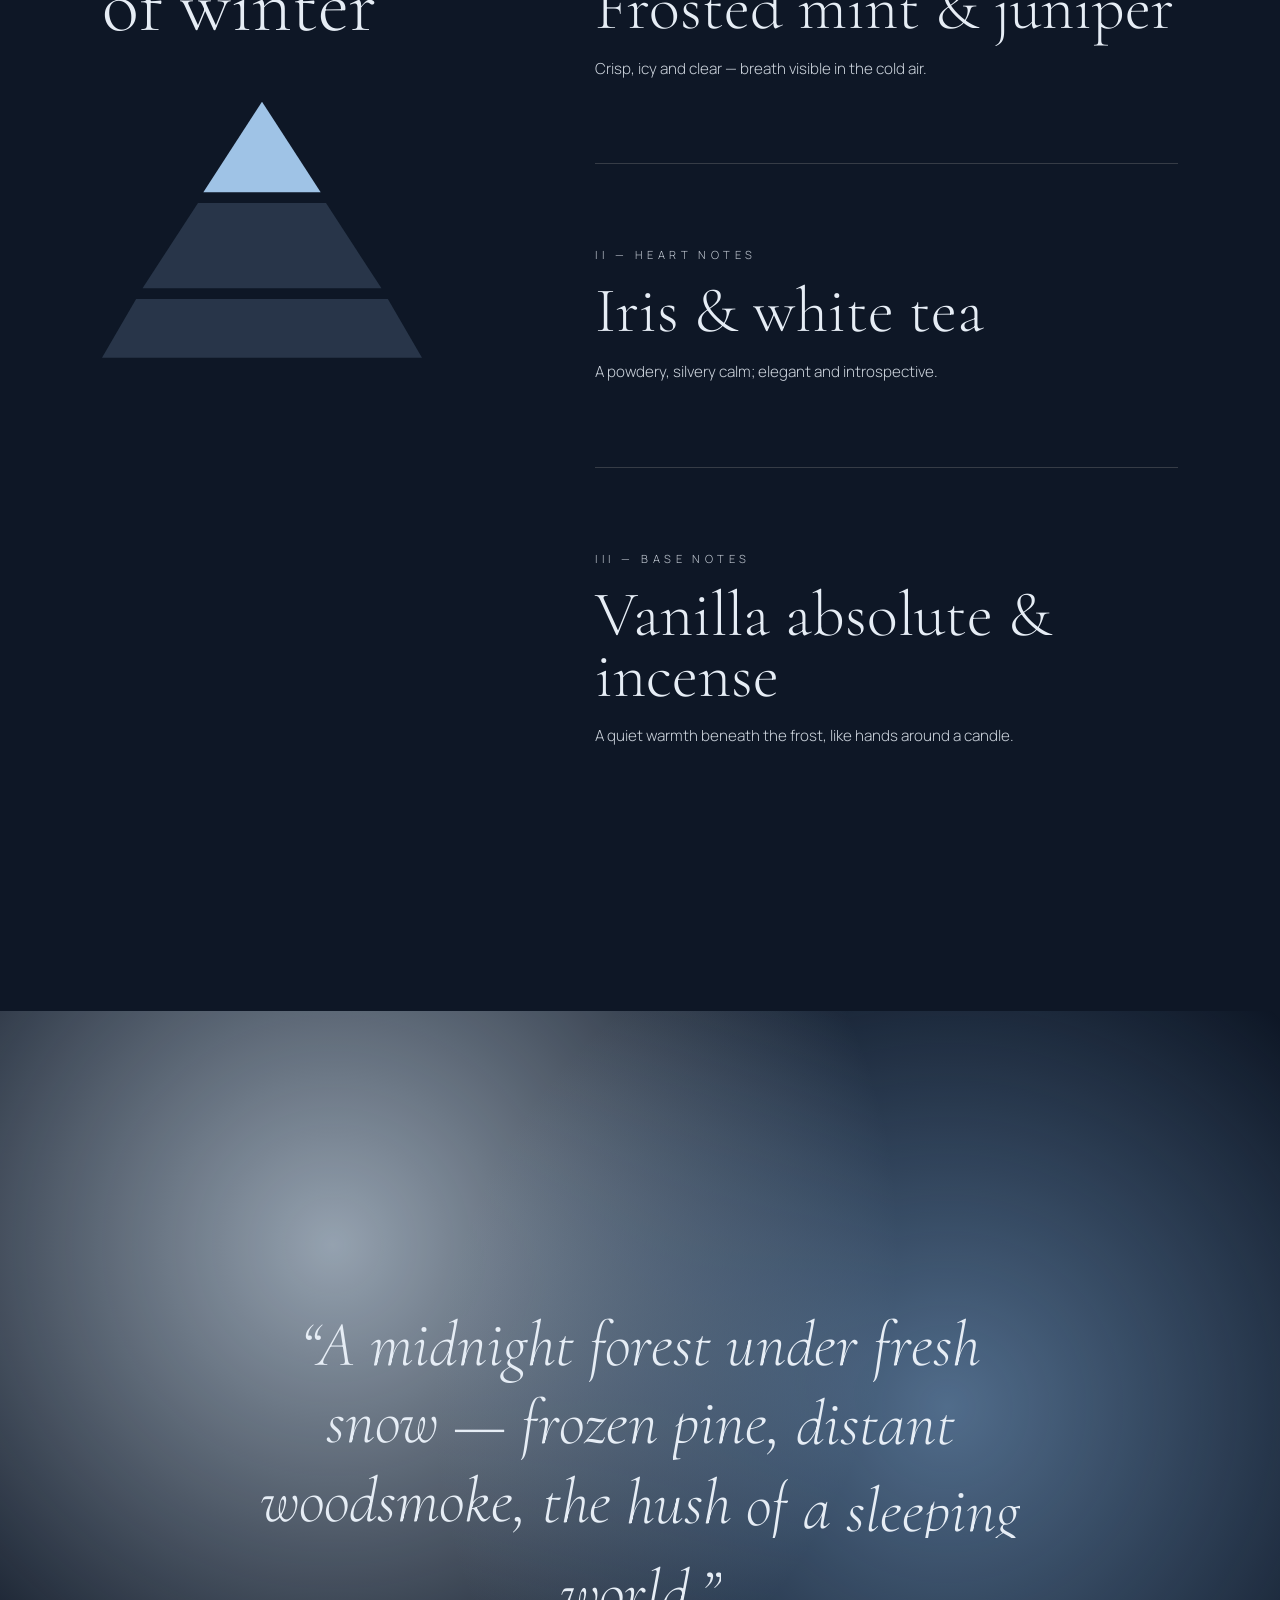
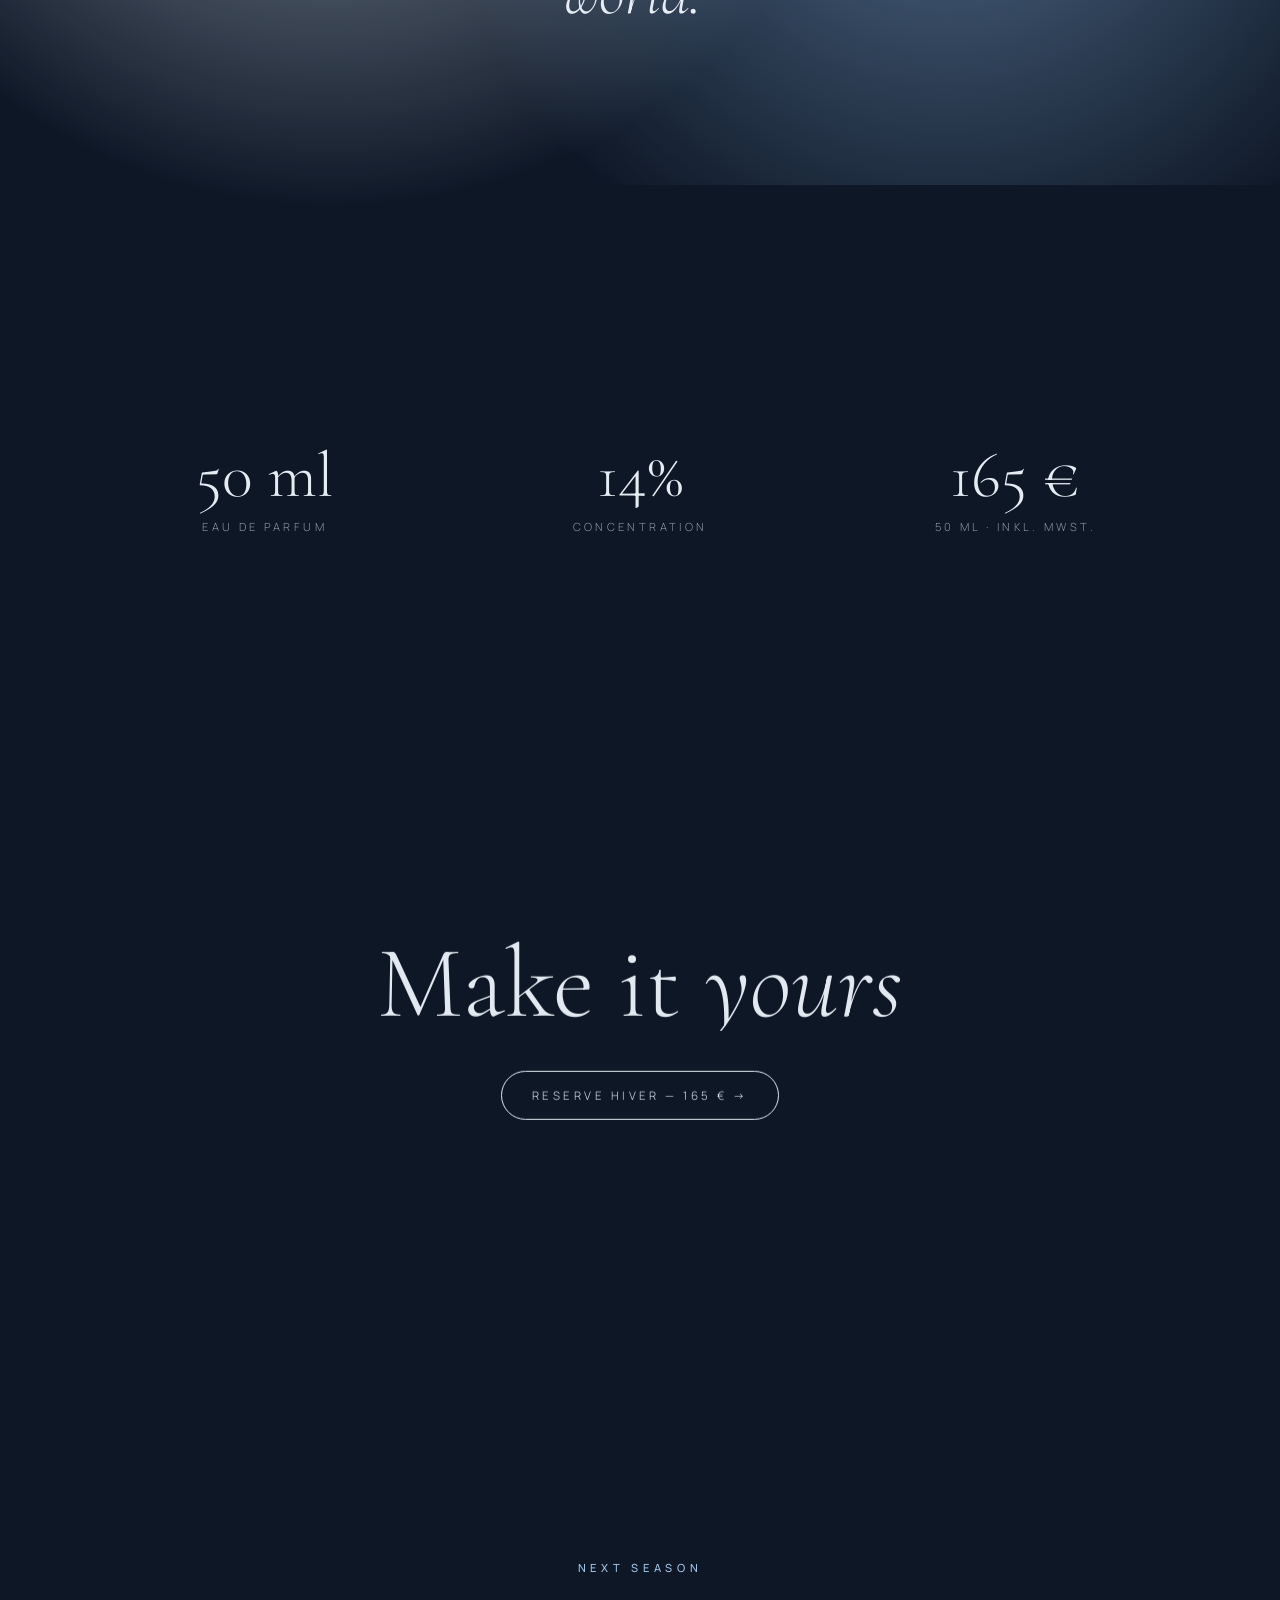
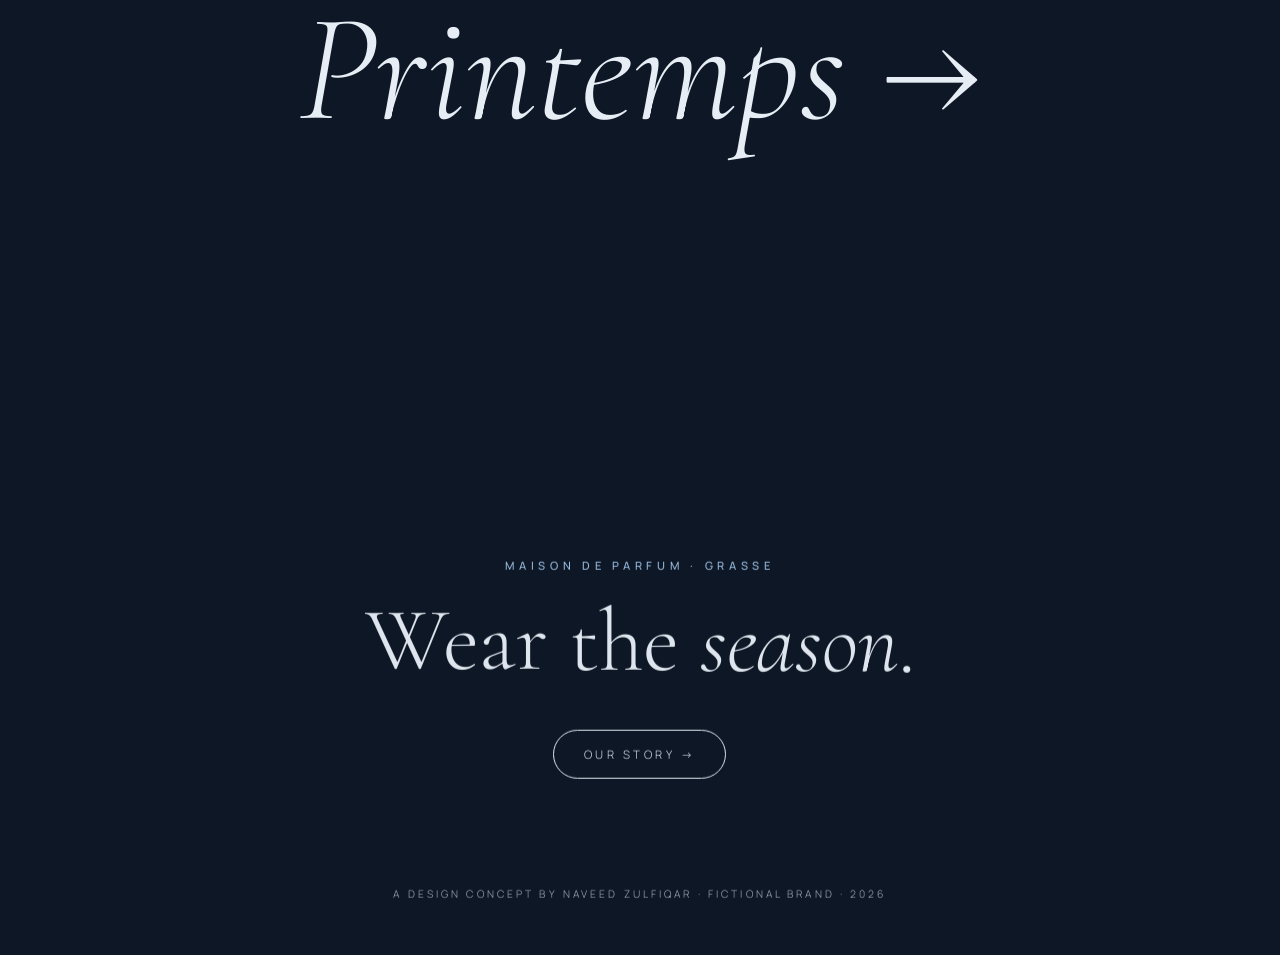
<file: winter.html>
<!doctype html><html lang="en"><head><meta charset="utf-8"><meta name="viewport" content="width=device-width,initial-scale=1">
<title>Quatréa Hiver — Quatréa</title><meta name="description" content="Quatréa Hiver: Silence after snowfall. Notes of frosted mint & juniper, iris & white tea and vanilla absolute & incense."><meta name="theme-color" content="#0e1726">
<meta property="og:type" content="website"><meta property="og:site_name" content="Quatréa"><meta property="og:title" content="Quatréa Hiver — Quatréa"><meta property="og:description" content="Quatréa Hiver: Silence after snowfall. Notes of frosted mint & juniper, iris & white tea and vanilla absolute & incense."><meta property="og:image" content="assets/og.jpg"><meta name="twitter:card" content="summary_large_image">
<link rel="icon" type="image/svg+xml" href="assets/favicon.svg">
<link rel="preconnect" href="https://fonts.googleapis.com"><link rel="preconnect" href="https://fonts.gstatic.com" crossorigin>
<link href="https://fonts.googleapis.com/css2?family=Cormorant+Garamond:ital,wght@0,300;0,400;1,300;1,400&family=Manrope:wght@300;400;500&display=swap" rel="stylesheet">
<link rel="stylesheet" href="assets/style.css"><script src="assets/vendor/gsap.min.js" defer></script><script src="assets/vendor/ScrollTrigger.min.js" defer></script><script src="assets/vendor/lenis.min.js" defer></script><script src="assets/main.js" defer></script></head><body style="--bg:#0e1726;--ink:#e6edf5;--accent:#9fc3e6" data-season="winter"><a class="skip" href="#main">Skip to content</a><div class="cursor" aria-hidden="true"></div><div class="curtain" aria-hidden="true"><svg class="loader" viewBox="0 0 40 40"><circle cx="20" cy="20" r="15" pathLength="1"/><path d="M20 5v30M5 20h30" pathLength="1"/></svg><span>Quatréa</span></div><div class="grain"></div><div class="progress"></div>
<header><nav class="nav" aria-label="Main"><a class="logo" href="index.html" aria-label="Quatréa home"><svg viewBox="0 0 220 40" aria-label="Quatréa"><g fill="none" stroke="currentColor" stroke-width="1.4"><circle cx="20" cy="20" r="15"/><path d="M20 5v30M5 20h30"/><circle cx="20" cy="20" r="5" fill="currentColor"/></g><text x="46" y="28" font-family="Cormorant Garamond,serif" font-size="26" letter-spacing="6" fill="currentColor">QUATRÉA</text></svg></a><ul><li><a href="spring.html">Spring</a></li><li><a href="summer.html">Summer</a></li><li><a href="autumn.html">Autumn</a></li><li><a href="winter.html">Winter</a></li><li class="hm"><a href="about.html">Maison</a></li></ul></nav></header><main id="main">
<section class="hero"><div class="fx" aria-hidden="true"></div><div class="orb" style="width:45vw;height:45vw;background:#d9e8f5;left:-12vw;top:5vh"></div><div class="orb" style="width:30vw;height:30vw;background:#9fc3e6;right:-6vw;bottom:0"></div>
<p class="eyebrow">Eau de Parfum · No. IV</p><h1 class="split">Hiver</h1><p>Silence after snowfall. Quatréa Hiver — the scent of winter, composed in three acts.</p><div class="scrollcue">Scroll</div></section>
<section class="bottlestage"><div class="fx" aria-hidden="true"></div><div class="bigword">Neige · Neige</div><svg class="bottle" viewBox="0 0 200 380" role="img" aria-label="Quatréa Hiver bottle"><defs>
<linearGradient id="lwinter1" x1="0" y1="0" x2="0" y2="1"><stop offset="0" stop-color="#d9e8f5" stop-opacity=".85"/><stop offset="1" stop-color="#7ea6cf"/></linearGradient>
<linearGradient id="gwinter1" x1="0" x2="1"><stop offset="0" stop-color="#fff" stop-opacity=".55"/><stop offset=".25" stop-color="#fff" stop-opacity="0"/><stop offset=".8" stop-color="#fff" stop-opacity=".05"/><stop offset="1" stop-color="#fff" stop-opacity=".35"/></linearGradient>
<clipPath id="cwinter1"><path d="M100 120 L180 200 L180 330 L100 365 L20 330 L20 200 Z"/></clipPath></defs>
<ellipse cx="100" cy="370" rx="80" ry="6" fill="#000" opacity=".09"/><rect x="72" y="20" width="56" height="78" rx="6" fill="#c9d6e3"/><ellipse cx="100" cy="370" rx="80" ry="7" fill="#000" opacity=".18"/><rect x="72" y="20" width="14" height="78" rx="6" fill="#fff" opacity=".25"/>
<rect x="84" y="98" width="32" height="36" fill="#c9d6e3" opacity=".7"/>
<path d="M100 120 L180 200 L180 330 L100 365 L20 330 L20 200 Z" fill="#fff" fill-opacity=".42" stroke="#fff" stroke-opacity=".5" stroke-width="2"/>
<g clip-path="url(#cwinter1)"><rect x="0" y="175" width="200" height="200" fill="url(#lwinter1)"/><path d="M0 178 Q50 168 100 178 T200 178 V190 H0Z" fill="#fff" opacity=".25"/><rect width="200" height="380" fill="url(#gwinter1)"/><rect class="shine" x="-60" y="0" width="30" height="380" fill="#fff" opacity=".35" transform="skewX(-20)"/></g><path d="M34 200 Q30 260 36 320" stroke="#fff" stroke-opacity=".6" stroke-width="3" fill="none" stroke-linecap="round"/>
<text x="100" y="262" text-anchor="middle" font-family="Cormorant Garamond,serif" font-size="22" letter-spacing="3" fill="#fff">QUATRÉA</text>
<text x="100" y="286" text-anchor="middle" font-family="Manrope,sans-serif" font-size="9" letter-spacing="4" fill="#fff" opacity=".85">HIVER</text></svg><p class="cap">Hand-finished glass, a cap cast in the colour of the season. 50 ml · Eau de Parfum · 165,00 €.</p></section>
<section class="pyramid"><div class="sticky"><p class="eyebrow">The Olfactory Pyramid</p><h2 class="split">Three acts<br>of winter</h2><svg class="tri" viewBox="0 0 300 260"><path data-t="0" d="M150 10 L205 95 L95 95Z" fill="#9fc3e6"/><path data-t="1" d="M90 105 L210 105 L262 185 L38 185Z" fill="#9fc3e6" opacity=".18"/><path data-t="2" d="M32 195 L268 195 L300 250 L0 250Z" fill="#9fc3e6" opacity=".18"/></svg></div><div>
<div class="tier"><p class="k">I — Top notes</p><h3>Frosted mint & juniper</h3><p>Crisp, icy and clear — breath visible in the cold air.</p></div>
<div class="tier"><p class="k">II — Heart notes</p><h3>Iris & white tea</h3><p>A powdery, silvery calm; elegant and introspective.</p></div>
<div class="tier"><p class="k">III — Base notes</p><h3>Vanilla absolute & incense</h3><p>A quiet warmth beneath the frost, like hands around a candle.</p></div></div></section>
<section class="mood"><div class="layer" style="background:radial-gradient(circle at 30% 40%,#d9e8f5aa,transparent 45%)"></div><div class="layer" style="background:radial-gradient(circle at 70% 65%,#7ea6cf99,transparent 40%)"></div><blockquote class="split">“A midnight forest under fresh snow — frozen pine, distant woodsmoke, the hush of a sleeping world.”</blockquote></section>
<section class="facts"><div class="reveal"><b>50 ml</b><span>Eau de Parfum</span></div><div class="reveal"><b data-count="21" data-suf="%">%</b><span>Concentration</span></div><div class="reveal"><b>165 €</b><span>50 ml · inkl. MwSt.</span></div></section>
<section class="hero reveal" style="height:70vh"><p class="eyebrow">Limited first edition</p><h2 class="split" style="font-size:clamp(3rem,8vw,7rem);margin:1.5rem 0 2.5rem">Make it <em>yours</em></h2><button class="btn magnetic" type="button" data-reserve="Quatréa Hiver" data-price="165,00 €">Reserve Hiver — 165 € →</button></section>
<section class="nextseason" data-shift="#f3ece4" data-ink="#2d3a2e"><p class="eyebrow">Next season</p><a href="spring.html"><h3>Printemps →</h3></a></section>
</main><footer class="reveal"><p class="eyebrow">Maison de Parfum · Grasse</p><h3 class="split">Wear the <em>season</em>.</h3><a class="btn magnetic" href="about.html">Our story →</a><small>A design concept by Naveed Zulfiqar · Fictional brand · 2026</small></footer>
<dialog class="modal" aria-labelledby="mt"><form method="dialog" class="mform"><p class="eyebrow">Limited first edition</p><h3 id="mt">Reserve</h3><p class="mprice"></p><label>Name<input name="n" required autocomplete="name"></label><label>E-mail<input name="e" type="email" required autocomplete="email"></label><div class="mact"><button class="btn" value="cancel" formnovalidate type="submit">Close</button><button class="btn solid" value="ok" type="submit">Confirm reservation</button></div></form></dialog><div class="toast" role="status" aria-live="polite"></div></body></html>
</file>
<file: assets/style.css>
:root{--bg:#0d0b0a;--ink:#f4efe8;--accent:#c9a96e;--soft:#2a2420;--serif:'Cormorant Garamond',serif;--sans:'Manrope',sans-serif}
*{margin:0;padding:0;box-sizing:border-box}
html.lenis{height:auto}.lenis.lenis-smooth{scroll-behavior:auto}
body{background:var(--bg);color:var(--ink);font-family:var(--sans);font-weight:300;overflow-x:hidden;transition:background 1s,color 1s}
a{color:inherit;text-decoration:none}
.nav{position:fixed;top:0;left:0;right:0;z-index:50;display:flex;justify-content:space-between;align-items:center;padding:22px 4vw;mix-blend-mode:difference;color:#fff}
.nav .logo svg{height:30px;width:auto}
.nav ul{display:flex;gap:2.2vw;list-style:none;font-size:.72rem;letter-spacing:.25em;text-transform:uppercase}
.nav ul a{position:relative}.nav ul a:after{content:'';position:absolute;left:0;bottom:-4px;height:1px;width:0;background:currentColor;transition:width .4s}.nav ul a:hover:after{width:100%}
@media(max-width:760px){.nav ul{gap:12px;font-size:.58rem;letter-spacing:.12em}.nav ul li.hm{display:none}}
.curtain{position:fixed;inset:0;z-index:100;background:var(--accent);transform:scaleY(1);transform-origin:top;pointer-events:none;display:flex;align-items:center;justify-content:center}
.curtain span{font-family:var(--serif);font-size:3rem;font-style:italic;color:var(--bg)}
section{position:relative}
.hero{height:100vh;display:flex;flex-direction:column;align-items:center;justify-content:center;text-align:center;overflow:hidden}
.eyebrow{font-size:.7rem;letter-spacing:.45em;text-transform:uppercase;color:var(--accent)}
h1,h2,h3{font-family:var(--serif);font-weight:300;line-height:.95}
.hero h1{font-size:clamp(4rem,16vw,15rem);letter-spacing:-.02em}
.hero h1 em{font-style:italic;color:var(--accent)}
.hero p{max-width:440px;margin-top:2rem;line-height:1.8;opacity:.75}
.split .w{display:inline-block;overflow:hidden;vertical-align:top}.split .w>span{display:inline-block}
.scrollcue{position:absolute;bottom:4vh;font-size:.65rem;letter-spacing:.4em;text-transform:uppercase;opacity:.6}
.scrollcue:after{content:'';display:block;width:1px;height:50px;background:currentColor;margin:12px auto 0;animation:cue 2s infinite}
@keyframes cue{0%{transform:scaleY(0);transform-origin:top}50%{transform:scaleY(1);transform-origin:top}51%{transform-origin:bottom}100%{transform:scaleY(0);transform-origin:bottom}}
.orb{position:absolute;border-radius:50%;filter:blur(60px);opacity:.45;pointer-events:none}
.manifesto{padding:30vh 8vw;font-family:var(--serif);font-size:clamp(2rem,5vw,4.6rem);line-height:1.15;max-width:1300px;margin:auto}
.manifesto .wd{opacity:.12}
/* horizontal seasons */
.hwrap{height:100vh;overflow:hidden}
.htrack{display:flex;height:100%;width:400vw}
.panel{width:100vw;height:100%;display:grid;grid-template-columns:1fr 1fr;align-items:center;padding:0 8vw;gap:4vw}
.panel h2{font-size:clamp(3rem,9vw,9rem)}.panel h2 em{display:block;font-size:.35em;font-style:italic;opacity:.7;margin-top:.6rem}
.panel p{line-height:1.8;max-width:420px;margin:1.6rem 0;opacity:.8}
.panel .bottle{height:70vh;justify-self:center}
.btn{display:inline-flex;align-items:center;gap:14px;border:1px solid currentColor;padding:16px 30px;border-radius:40px;font-size:.72rem;letter-spacing:.3em;text-transform:uppercase;transition:background .4s,color .4s}
.btn:hover{background:var(--ink);color:var(--bg)}
@media(max-width:760px){.panel{grid-template-columns:1fr;padding:12vh 8vw 4vh;text-align:center;gap:0}.panel .bottle{height:38vh;grid-row:1}.panel p{margin:1rem auto}}
.marquee{white-space:nowrap;overflow:hidden;padding:6vh 0;font-family:var(--serif);font-size:clamp(3rem,10vw,9rem);font-style:italic;border-top:1px solid rgba(255,255,255,.1);border-bottom:1px solid rgba(255,255,255,.1)}
.marquee .mt{display:inline-block}
.marquee .mt span{margin:0 3vw;color:transparent;-webkit-text-stroke:1px var(--ink)}
footer{padding:16vh 8vw 6vh;text-align:center}
footer h3{font-size:clamp(2.5rem,7vw,6rem);margin:1.5rem 0 3rem}
footer small{display:block;margin-top:12vh;font-size:.65rem;letter-spacing:.3em;opacity:.5;text-transform:uppercase}
/* season pages */
.bottlestage{height:100vh;display:flex;align-items:center;justify-content:center;overflow:hidden}
.bottlestage .bottle{height:78vh;position:relative;z-index:2}
.bottlestage .bigword{position:absolute;font-family:var(--serif);font-size:30vw;font-style:italic;opacity:.08;white-space:nowrap}
.bottlestage .cap{position:absolute;bottom:8vh;left:8vw;max-width:300px;font-size:.85rem;line-height:1.8;opacity:.75}
.pyramid{min-height:100vh;padding:20vh 8vw;display:grid;grid-template-columns:1fr 1.4fr;gap:6vw}
.pyramid .sticky{position:sticky;top:20vh;align-self:start}
.pyramid h2{font-size:clamp(3rem,6vw,6rem)}
.tri{width:min(320px,70vw);margin-top:3rem}
.tier{border-top:1px solid rgba(128,128,128,.35);padding:9vh 0}
.tier .k{font-size:.7rem;letter-spacing:.4em;text-transform:uppercase;color:var(--accent)}
.tier h3{font-size:clamp(2.2rem,5vw,4.5rem);margin:1rem 0}
.tier p{max-width:480px;line-height:1.8;opacity:.75}
@media(max-width:760px){.pyramid{grid-template-columns:1fr}.pyramid .sticky{position:relative;top:0}}
.mood{height:100vh;display:flex;align-items:center;justify-content:center;overflow:hidden;text-align:center}
.mood .layer{position:absolute;inset:-10%}
.mood blockquote{font-family:var(--serif);font-size:clamp(2rem,5vw,4.5rem);font-style:italic;max-width:1000px;padding:0 8vw;position:relative;z-index:2;line-height:1.2}
.facts{display:grid;grid-template-columns:repeat(3,1fr);padding:14vh 8vw;gap:4vw;text-align:center}
.facts b{display:block;font-family:var(--serif);font-size:clamp(2.5rem,5vw,4.5rem);font-weight:300}
.facts span{font-size:.7rem;letter-spacing:.3em;text-transform:uppercase;opacity:.6}
.nextseason{height:80vh;display:flex;flex-direction:column;align-items:center;justify-content:center;text-align:center}
.nextseason h3{font-size:clamp(3rem,12vw,11rem);font-style:italic;transition:letter-spacing .6s}
.nextseason a:hover h3{letter-spacing:.04em}
.chapter{min-height:100vh;display:grid;grid-template-columns:1fr 1fr;gap:6vw;align-items:center;padding:12vh 8vw}
.chapter .num{font-family:var(--serif);font-size:12rem;line-height:1;color:var(--accent);opacity:.6}
.chapter h2{font-size:clamp(2.5rem,5vw,5rem);margin-bottom:1.5rem}.chapter p{line-height:1.9;opacity:.8;max-width:520px}
.grid4{display:grid;grid-template-columns:repeat(4,1fr);gap:2vw;padding:10vh 8vw}
.card{border-radius:200px 200px 8px 8px;padding:6vh 2vw 4vh;text-align:center;transition:transform .6s}
.card:hover{transform:translateY(-12px)}.card svg{height:34vh}.card h3{font-size:2rem;margin-top:1rem}.card span{font-size:.65rem;letter-spacing:.3em;text-transform:uppercase;opacity:.7}
@media(max-width:760px){.chapter,.grid4,.facts{grid-template-columns:1fr}.grid4{gap:6vw}}
.grain{position:fixed;inset:0;pointer-events:none;z-index:60;opacity:.06;background-image:url("data:image/svg+xml,%3Csvg xmlns='http://www.w3.org/2000/svg' width='160' height='160'%3E%3Cfilter id='n'%3E%3CfeTurbulence baseFrequency='.9'/%3E%3C/filter%3E%3Crect width='100%25' height='100%25' filter='url(%23n)'/%3E%3C/svg%3E")}
.progress{position:fixed;left:0;top:0;height:2px;background:var(--accent);z-index:70;width:100%;transform:scaleX(0);transform-origin:left}
@media(max-width:760px){.nav .logo svg{height:22px}.nav{padding:16px 4vw}}
/* ---- v2 polish ---- */
body{font-feature-settings:"kern","liga";-webkit-font-smoothing:antialiased;text-rendering:optimizeLegibility}
p{font-size:clamp(.95rem,1.05vw,1.05rem)}
.eyebrow{font-weight:500;letter-spacing:.42em;margin-bottom:1.4rem}
.panel h2,.hero h1{letter-spacing:-.025em}
.skip{position:fixed;left:16px;top:-60px;z-index:200;background:var(--ink);color:var(--bg);padding:10px 18px;border-radius:30px;transition:top .3s}.skip:focus{top:16px}
:focus-visible{outline:1px solid var(--accent);outline-offset:6px;border-radius:4px}
button{font:inherit;color:inherit;background:none;cursor:pointer}
.btn{will-change:transform;transition:background .5s cubic-bezier(.2,.8,.2,1),color .5s,border-color .5s}
.btn.solid{background:var(--ink);color:var(--bg)}
.curtain{flex-direction:column;gap:18px;background:#0d0b0a}
.curtain span{color:#c9a96e;font-size:clamp(1.6rem,3vw,2.4rem);letter-spacing:.5em;font-style:normal;padding-left:.5em}
.loader{width:64px;height:64px}.loader *{fill:none;stroke:#c9a96e;stroke-width:1;stroke-dasharray:1;stroke-dashoffset:1;animation:draw 1.1s cubic-bezier(.65,0,.35,1) forwards}.loader path{animation-delay:.35s}
@keyframes draw{to{stroke-dashoffset:0}}
.cursor{position:fixed;left:0;top:0;width:10px;height:10px;margin:-5px 0 0 -5px;border-radius:50%;background:#fff;mix-blend-mode:difference;pointer-events:none;z-index:300;transition:width .35s cubic-bezier(.2,.8,.2,1),height .35s,margin .35s;display:none}
.cursor.big{width:64px;height:64px;margin:-32px 0 0 -32px}
@media(hover:hover) and (pointer:fine){.cursor{display:block}}
/* bottle shimmer */
.shine{animation:shine 6s cubic-bezier(.6,0,.2,1) infinite}
@keyframes shine{0%,60%{transform:skewX(-20deg) translateX(0)}100%{transform:skewX(-20deg) translateX(360px)}}
.bottle{filter:drop-shadow(0 40px 60px rgba(0,0,0,.25))}
/* collection hover */
.card{position:relative;overflow:hidden;transition:transform .8s cubic-bezier(.2,.8,.2,1),box-shadow .8s}
.card svg{transition:transform 1s cubic-bezier(.2,.8,.2,1)}
.card:hover,.card:focus-visible{transform:translateY(-14px);box-shadow:0 40px 80px -30px rgba(0,0,0,.6)}
.card:hover svg,.card:focus-visible svg{transform:scale(1.06) rotate(-3deg)}
.card span:after{content:' → Discover';opacity:0;transition:opacity .5s}.card:hover span:after{opacity:1}
/* season fx */
.fx{position:absolute;inset:0;pointer-events:none;overflow:hidden;z-index:1}
.fx i{position:absolute;top:-10%;display:block;animation:fall linear infinite}
[data-season=spring] .fx i{width:14px;height:10px;background:#f2a9bb;border-radius:80% 0 80% 0;opacity:.8}
[data-season=autumn] .fx i{width:18px;height:12px;background:#c8642c;border-radius:0 90% 0 90%;opacity:.85}
[data-season=winter] .fx i{width:6px;height:6px;background:#fff;border-radius:50%;opacity:.8;filter:blur(.5px)}
[data-season=summer] .fx i{top:auto;bottom:-10%;width:4px;height:4px;background:#fff6c8;border-radius:50%;box-shadow:0 0 12px 4px #ffd27a;animation-name:rise}
[data-season=summer] .fx:before{content:'';position:absolute;width:70vmax;height:70vmax;right:-20vmax;top:-30vmax;background:repeating-conic-gradient(rgba(255,230,160,.25) 0 4deg,transparent 4deg 14deg);border-radius:50%;animation:spin 60s linear infinite;mask:radial-gradient(circle,#000 20%,transparent 70%);-webkit-mask:radial-gradient(circle,#000 20%,transparent 70%)}
@keyframes fall{to{transform:translate3d(var(--dx,60px),120vh,0) rotate(540deg)}}
@keyframes rise{to{transform:translate3d(var(--dx,20px),-120vh,0);opacity:0}}
@keyframes spin{to{transform:rotate(360deg)}}
/* modal + toast */
.modal{margin:auto;border:0;padding:0;background:var(--bg);color:var(--ink);border-radius:18px;width:min(460px,92vw);box-shadow:0 60px 120px rgba(0,0,0,.5)}
.modal::backdrop{background:rgba(10,8,6,.6);backdrop-filter:blur(8px)}
.modal[open]{animation:pop .6s cubic-bezier(.2,.8,.2,1)}@keyframes pop{from{opacity:0;transform:translateY(30px) scale(.97)}}
.mform{padding:44px 40px;display:grid;gap:18px}.mform h3{font-size:3rem}.mprice{opacity:.7}
.mform label{display:grid;gap:8px;font-size:.68rem;letter-spacing:.3em;text-transform:uppercase}
.mform input{font:inherit;font-size:1rem;color:inherit;background:transparent;border:0;border-bottom:1px solid currentColor;padding:10px 0;letter-spacing:0;text-transform:none}
.mact{display:flex;gap:12px;flex-wrap:wrap;margin-top:8px}.mact .btn{padding:14px 22px}
.toast{position:fixed;left:50%;bottom:32px;transform:translate(-50%,140%);background:var(--ink);color:var(--bg);padding:16px 28px;border-radius:40px;z-index:400;font-size:.85rem;transition:transform .7s cubic-bezier(.2,.8,.2,1)}.toast.on{transform:translate(-50%,0)}
@media(prefers-reduced-motion:reduce){*,*:before,*:after{animation:none!important;transition:none!important}.fx{display:none}}
.hero p{opacity:.88}.tier .k{color:inherit;opacity:.85}.tier p,.panel p,.chapter p{opacity:.88}footer small{opacity:.75}
.toast{visibility:hidden}.toast.on{visibility:visible}
.card span:after{content:none}.card span{display:block;transition:letter-spacing .6s,opacity .6s}.card:hover span{letter-spacing:.5em;opacity:1}
</file>
